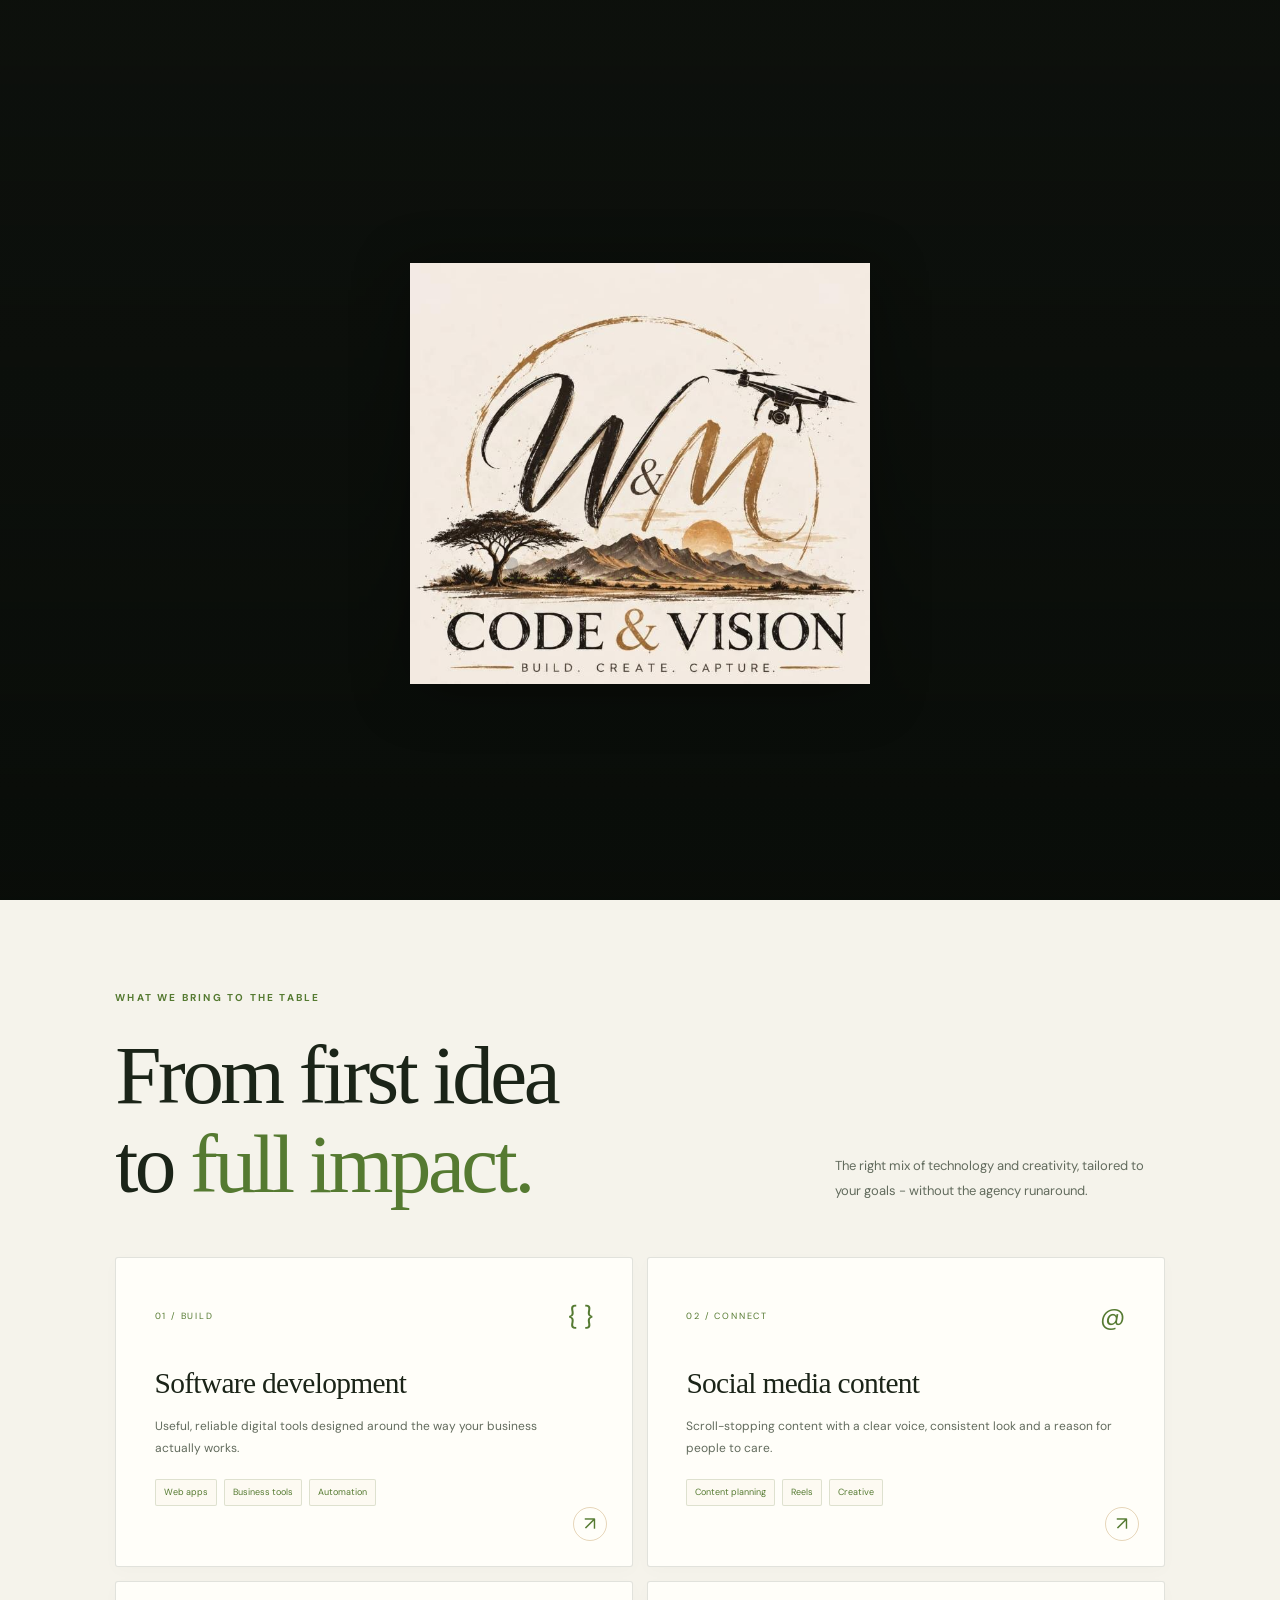
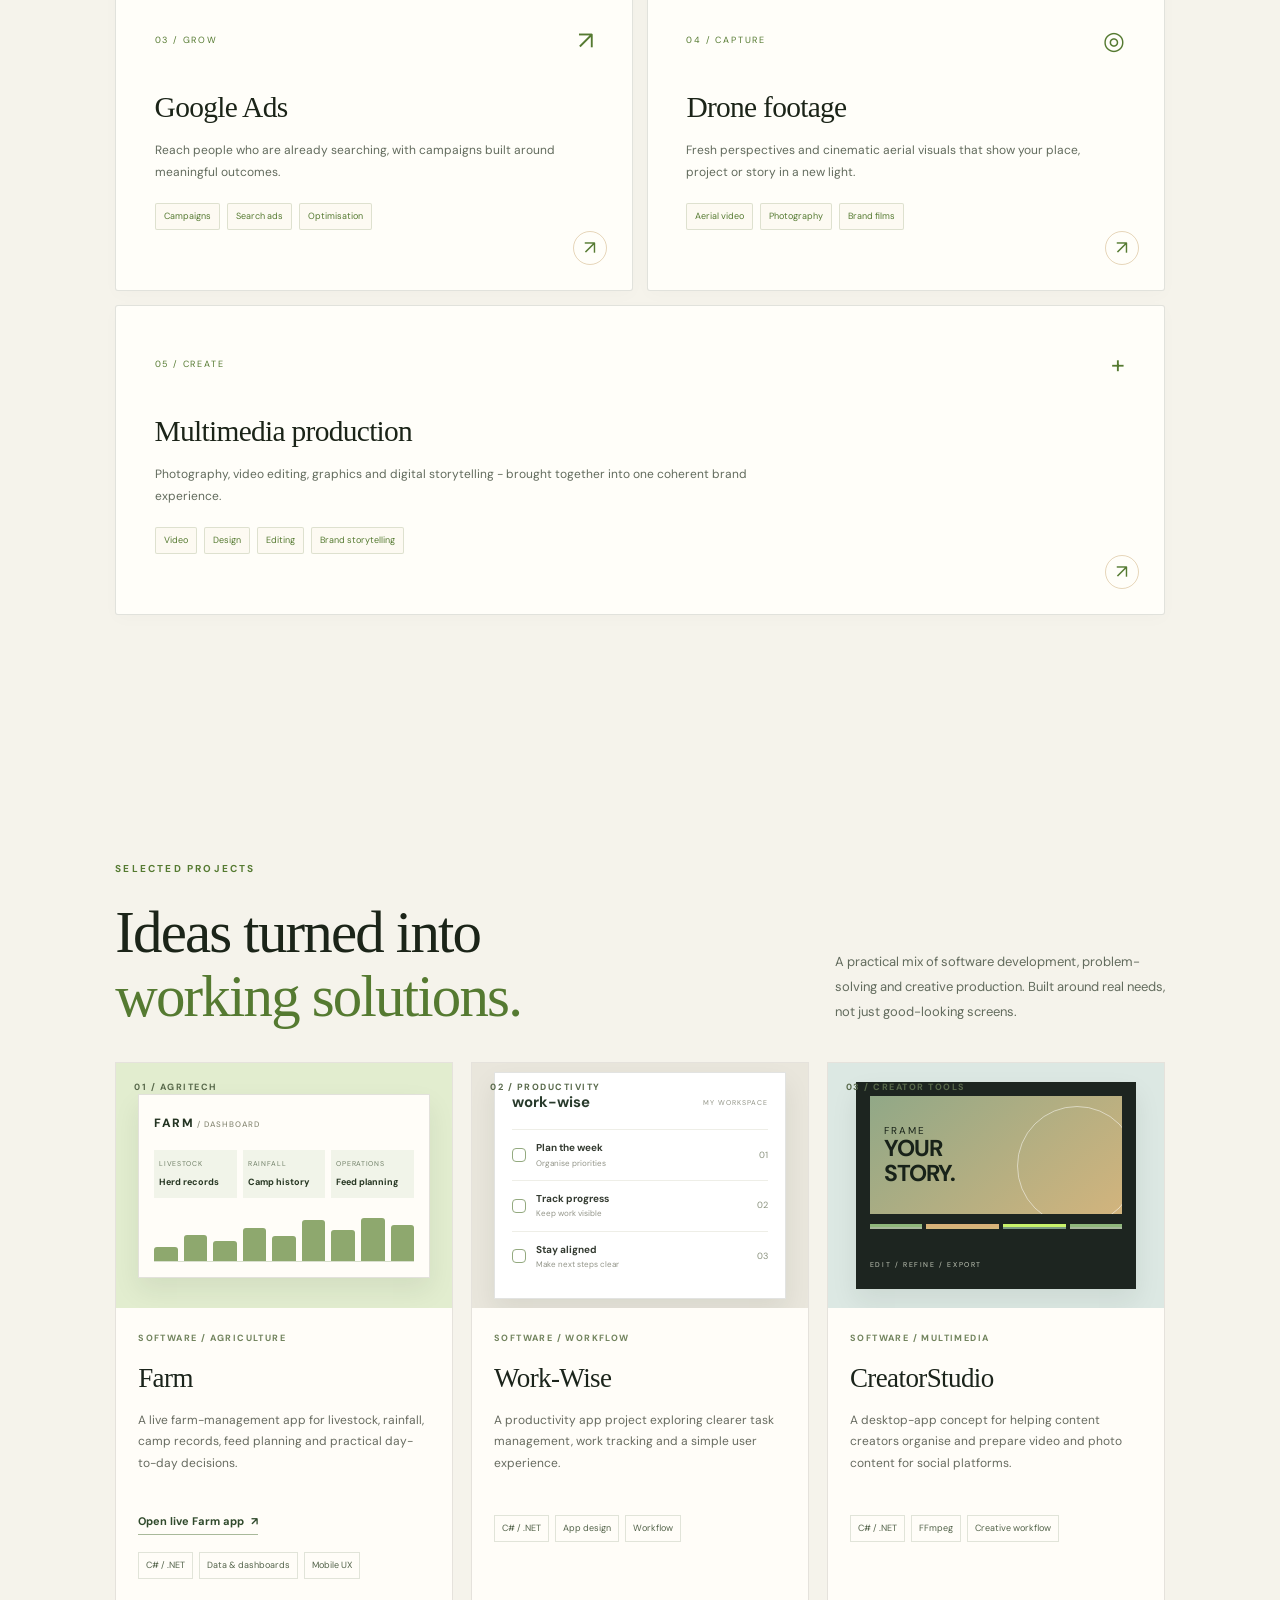
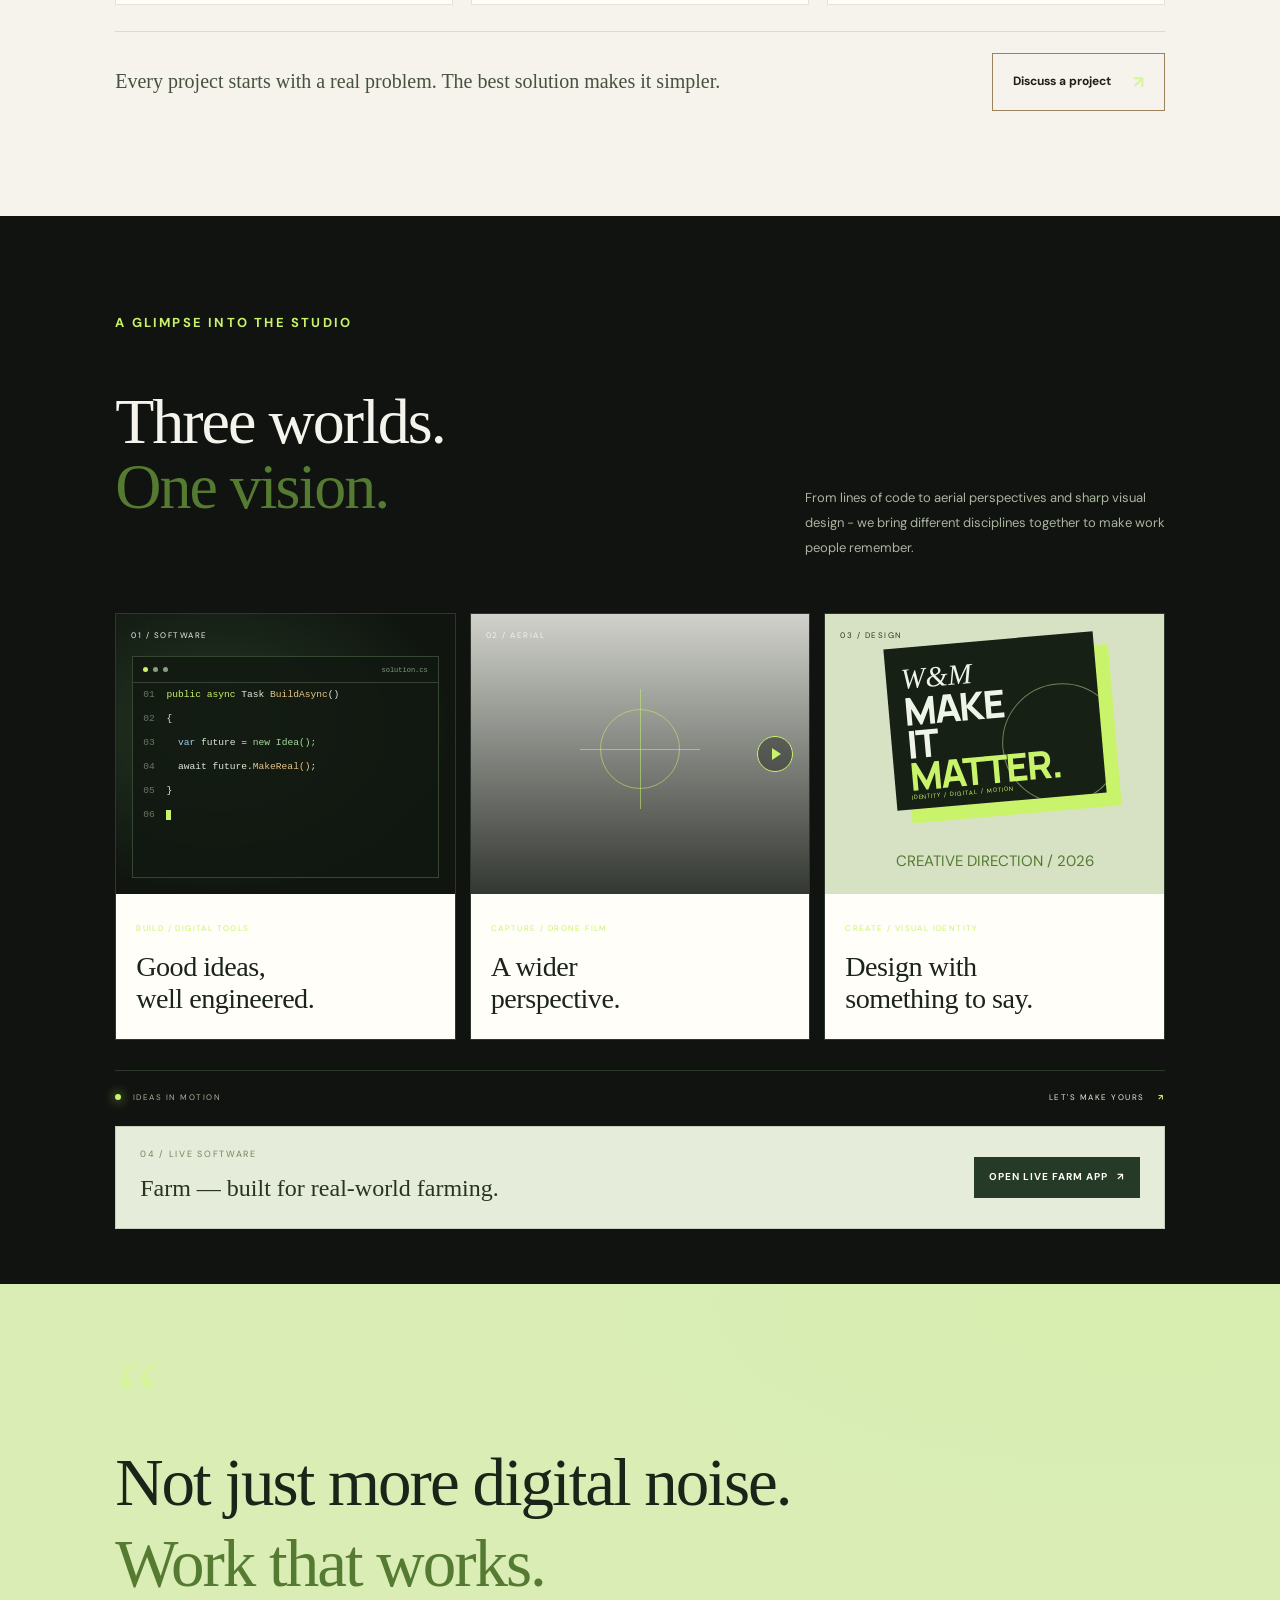
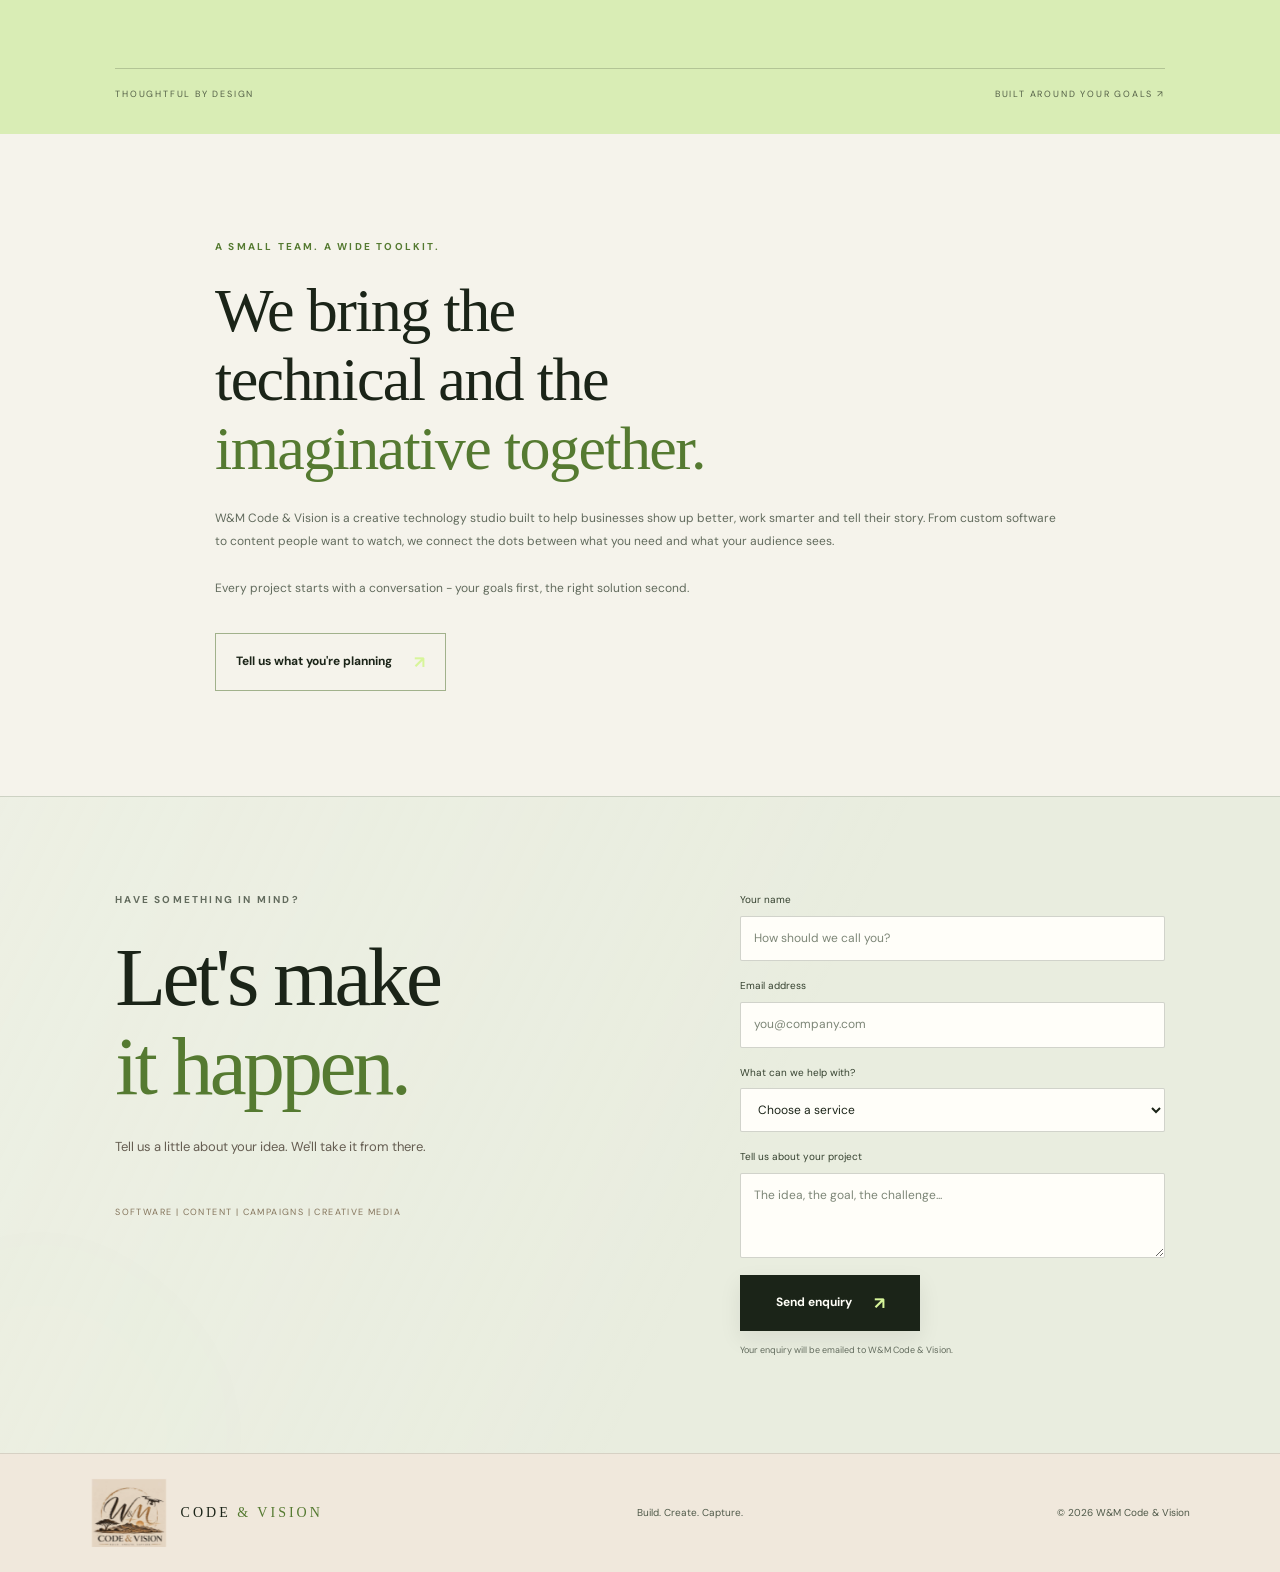
<file: index.html>
﻿<!doctype html>
<html lang="en">
<head>
  <meta charset="utf-8">
  <meta name="viewport" content="width=device-width, initial-scale=1">
  <meta name="theme-color" content="#111511">
  <meta name="description" content="W&M Code & Vision creates software, social content, Google Ads, drone footage and multimedia for ambitious businesses.">
  <meta property="og:type" content="website">
  <meta property="og:title" content="W&M Code & Vision | Build. Create. Capture.">
  <meta property="og:description" content="Custom software, social content, digital campaigns and cinematic drone production for ambitious businesses.">
  <meta property="og:url" content="https://wiekusviljoen.github.io/W-M-Code-Vision/">
  <meta property="og:image" content="https://wiekusviljoen.github.io/W-M-Code-Vision/logo-cropped.jpg">
  <meta name="twitter:card" content="summary_large_image">
  <title>W&amp;M Code &amp; Vision | Build. Create. Capture.</title>
  <link rel="preconnect" href="https://fonts.googleapis.com">
  <link rel="preconnect" href="https://fonts.gstatic.com" crossorigin>
  <link href="https://fonts.googleapis.com/css2?family=DM+Sans:wght@400;500;600;700&family=Manrope:wght@400;500;600;700;800&display=swap" rel="stylesheet">
  <link rel="stylesheet" href="styles.css?v=live-farm-20261022">
  <link rel="stylesheet" href="interactive.css?v=farm-showcase-0585587">
  <script src="script.js" defer></script>
</head>
<body>
  <div class="site-loader" id="site-loader" role="status" aria-live="polite" aria-label="Loading W and M Code and Vision">
    <video class="loader-video" autoplay muted loop playsinline preload="metadata" poster="WmCodeVision.Web/wwwroot/helmeringhausen-drone-poster.jpg" aria-hidden="true"><source src="WmCodeVision.Web/wwwroot/drone-web.mp4" type="video/mp4"></video>
    <div class="loader-shade" aria-hidden="true"></div>
    <div class="loader-content"><div class="loader-mark" aria-label="W and M Code and Vision"><img class="loader-company-logo" src="logo-cropped.jpg" alt="W&amp;M Code &amp; Vision" style="display:block;width:100%;height:100%;object-fit:contain;object-position:center;animation:loader-logo-appear 1s ease both"></div><p class="loader-status">A DIFFERENT POINT OF VIEW</p><svg class="loader-service-sketch" viewBox="0 0 360 58" aria-hidden="true"><path class="sketch-connector" d="M8 29 H352"/><g class="sketch-icon sketch-drone"><path d="M45 24 L55 19 L65 24 L65 34 L55 39 L45 34 Z M45 24 L31 15 M65 24 L79 15 M45 34 L31 43 M65 34 L79 43"/><circle cx="25" cy="12" r="8"/><circle cx="85" cy="12" r="8"/><circle cx="25" cy="46" r="8"/><circle cx="85" cy="46" r="8"/><path d="M17 12 H33 M25 4 V20 M77 12 H93 M85 4 V20 M17 46 H33 M25 38 V54 M77 46 H93 M85 38 V54"/><path d="M50 26 L55 23 L60 26 V32 L55 35 L50 32 Z"/></g><g class="sketch-icon sketch-computer"><rect x="162" y="10" width="36" height="29" rx="2"/><path d="M180 39 V47 M170 47 H190 M169 18 H191 M169 24 H184"/></g><g class="sketch-icon sketch-social"><path d="M282 12 H322 Q329 12 329 19 V36 Q329 43 322 43 H302 L292 51 V43 H282 Q275 43 275 36 V19 Q275 12 282 12 Z"/><path d="M289 27 Q289 21 295 21 Q300 21 302 26 Q304 21 310 21 Q316 21 316 27 Q316 34 302 39 Q289 34 289 27 Z"/></g></svg><div class="loader-progress" aria-hidden="true"><span></span></div></div>
  </div>
  <header class="site-header">
    <a class="brand" href="#home" aria-label="W&M Code and Vision home"><img class="brand-emblem" src="logo-cropped.jpg" alt="W&M Code and Vision logo"><span class="brand-name">CODE <b>&amp; VISION</b></span></a>
    <button class="menu-toggle" aria-label="Toggle navigation" aria-expanded="false"><span></span><span></span></button>
    <nav class="nav-links" aria-label="Main navigation"><a href="#services">Services</a><a href="#playground">Showreel</a><a href="#about">About</a><a class="nav-cta" href="#contact">Let's talk <span aria-hidden="true">&#8599;</span></a></nav>
  </header>
  <main>
    <section class="hero" id="home">
      <div class="hero-content">
        <p class="eyebrow"><span class="status-dot"></span> DIGITAL STUDIO | NAMIBIA &amp; BEYOND</p>
        <h1>Build with purpose.<br>Create with <span class="gradient-text">vision.</span></h1>
        <p class="hero-copy">From custom software to cinematic drone footage, we build, create and capture work that helps your business stand out.</p>
        <div class="hero-actions"><a class="button button-primary" href="#contact">Start a project <span aria-hidden="true">&#8599;</span></a><a class="text-link" href="#services">Explore what we do <span aria-hidden="true">&#8595;</span></a></div>
        <div class="hero-footnote"><span class="tiny-line"></span> BUILD. CREATE. CAPTURE.</div>
      </div>
      <div class="hero-art reel-hero" aria-label="A moving showcase of code, drone footage and design">
        <div class="reel-topline"><span><i class="live-pulse"></i> THE W&amp;M SHOWREEL</span><span>BUILD / CREATE / CAPTURE</span></div>
        <div class="reel-track">
          <article class="reel-frame reel-drone"><video class="reel-landscape-video" autoplay muted loop playsinline preload="none" poster="WmCodeVision.Web/wwwroot/helmeringhausen-drone-poster.jpg" aria-label="Smooth aerial footage of the Tiras Mountains near Helmeringhausen, Namibia"><source src="WmCodeVision.Web/wwwroot/drone-web.mp4" type="video/mp4"></video><div class="reel-frame-shade"></div><span class="frame-index">01 / HELMERINGHAUSEN</span><div class="frame-caption"><small>A DIFFERENT POINT OF VIEW</small><h3>Made to move.</h3></div><span class="frame-play" aria-hidden="true"></span></article>
          <article class="reel-frame reel-code"><div class="code-window"><div class="window-bar"><i></i><i></i><i></i><span>wm-studio / app.cs</span></div><div class="code-lines"><p><b>01</b> <em>public class</em> <strong>Vision</strong></p><p><b>02</b> {</p><p><b>03</b> &nbsp; <em>var</em> idea = <mark>BuildSomethingGreat</mark>();</p><p><b>04</b> &nbsp; <em>return</em> idea.<strong>BringToLife</strong>();</p><p><b>05</b> }</p><p class="code-cursor"><b>06</b> <span></span></p></div></div><span class="frame-index">02 / BUILD</span><div class="frame-caption"><small>IDEAS INTO REAL TOOLS</small><h3>Built with intent.</h3></div></article>
          <article class="reel-frame reel-design"><div class="design-art"><div class="design-orbit"></div><div class="design-card design-card-back"></div><div class="design-card design-card-front"><span>W&amp;M</span><i>DESIGN THAT<br>MEANS BUSINESS.</i><small>BRAND / DIGITAL / MOTION</small></div><span class="design-spark" aria-hidden="true">+</span></div><span class="frame-index">03 / CREATE</span><div class="frame-caption"><small>DESIGN WITH A POINT OF VIEW</small><h3>Made to be seen.</h3></div></article>
        </div>
        <div class="reel-bottomline"><span><b>01</b> / 03 - A CREATIVE TECHNOLOGY STUDIO</span><span class="reel-sound">MOTION ON</span></div>
      </div>
      <div class="hero-index">01 <span>/</span> 03</div>
    </section>
    <section class="trust-strip"><p>ONE CREATIVE PARTNER FOR YOUR NEXT BIG MOVE</p><div><span>SOFTWARE</span><i>*</i><span>CONTENT</span><i>*</i><span>CAMPAIGNS</span><i>*</i><span>PRODUCTION</span></div></section>
    <section class="section services-section" id="services">
      <div class="section-heading"><div><p class="eyebrow">WHAT WE BRING TO THE TABLE</p><h2>From first idea<br>to <span class="gradient-text">full impact.</span></h2></div><p class="section-intro">The right mix of technology and creativity, tailored to your goals - without the agency runaround.</p></div>
      <div class="service-grid">
        <article class="service-card"><div class="service-top"><span class="service-number">01 / BUILD</span><span class="service-icon" aria-hidden="true">{ }</span></div><h3>Software development</h3><p>Useful, reliable digital tools designed around the way your business actually works.</p><div class="service-tags"><span>Web apps</span><span>Business tools</span><span>Automation</span></div><a href="#contact" aria-label="Ask about software development">&#8599;</a></article>
        <article class="service-card"><div class="service-top"><span class="service-number">02 / CONNECT</span><span class="service-icon" aria-hidden="true">@</span></div><h3>Social media content</h3><p>Scroll-stopping content with a clear voice, consistent look and a reason for people to care.</p><div class="service-tags"><span>Content planning</span><span>Reels</span><span>Creative</span></div><a href="#contact" aria-label="Ask about social media content">&#8599;</a></article>
        <article class="service-card"><div class="service-top"><span class="service-number">03 / GROW</span><span class="service-icon" aria-hidden="true">&#8599;</span></div><h3>Google Ads</h3><p>Reach people who are already searching, with campaigns built around meaningful outcomes.</p><div class="service-tags"><span>Campaigns</span><span>Search ads</span><span>Optimisation</span></div><a href="#contact" aria-label="Ask about Google Ads">&#8599;</a></article>
        <article class="service-card"><div class="service-top"><span class="service-number">04 / CAPTURE</span><span class="service-icon" aria-hidden="true">&#9678;</span></div><h3>Drone footage</h3><p>Fresh perspectives and cinematic aerial visuals that show your place, project or story in a new light.</p><div class="service-tags"><span>Aerial video</span><span>Photography</span><span>Brand films</span></div><a href="#contact" aria-label="Ask about drone footage">&#8599;</a></article>
        <article class="service-card service-card-wide"><div class="service-top"><span class="service-number">05 / CREATE</span><span class="service-icon" aria-hidden="true">+</span></div><h3>Multimedia production</h3><p>Photography, video editing, graphics and digital storytelling - brought together into one coherent brand experience.</p><div class="service-tags"><span>Video</span><span>Design</span><span>Editing</span><span>Brand storytelling</span></div><a href="#contact" aria-label="Ask about multimedia production">&#8599;</a></article>
      </div>
    </section>
    <section class="selected-work section" id="work"><div class="work-heading"><div><p class="eyebrow">SELECTED PROJECTS</p><h2>Ideas turned into<br><span class="gradient-text">working solutions.</span></h2></div><p class="section-intro">A practical mix of software development, problem-solving and creative production. Built around real needs, not just good-looking screens.</p></div><div class="work-grid"><article class="work-card work-farm"><div class="work-art"><span class="work-index">01 / AGRITECH</span><div class="farm-ui"><span class="farm-ui-brand">FARM<span> / DASHBOARD</span></span><div class="farm-ui-stats"><div><small>LIVESTOCK</small><b>Herd records</b></div><div><small>RAINFALL</small><b>Camp history</b></div><div><small>OPERATIONS</small><b>Feed planning</b></div></div><div class="farm-ui-chart"><i></i><i></i><i></i><i></i><i></i><i></i><i></i><i></i><i></i></div></div></div><div class="work-copy"><p class="work-kicker">SOFTWARE / AGRICULTURE</p><h3>Farm</h3><p>A live farm-management app for livestock, rainfall, camp records, feed planning and practical day-to-day decisions.</p><a class="work-live-link" href="https://farmapp.runasp.net/" target="_blank" rel="noopener noreferrer">Open live Farm app <span aria-hidden="true">&#8599;</span></a><div class="work-tags"><span>C# / .NET</span><span>Data &amp; dashboards</span><span>Mobile UX</span></div></div></article><article class="work-card work-wise"><div class="work-art"><span class="work-index">02 / PRODUCTIVITY</span><div class="wise-ui"><div class="wise-ui-top"><b>work-wise</b><span>MY WORKSPACE</span></div><div class="wise-task"><i></i><span><b>Plan the week</b><small>Organise priorities</small></span><em>01</em></div><div class="wise-task"><i></i><span><b>Track progress</b><small>Keep work visible</small></span><em>02</em></div><div class="wise-task"><i></i><span><b>Stay aligned</b><small>Make next steps clear</small></span><em>03</em></div></div></div><div class="work-copy"><p class="work-kicker">SOFTWARE / WORKFLOW</p><h3>Work-Wise</h3><p>A productivity app project exploring clearer task management, work tracking and a simple user experience.</p><div class="work-tags"><span>C# / .NET</span><span>App design</span><span>Workflow</span></div></div></article><article class="work-card work-creator"><div class="work-art"><span class="work-index">03 / CREATOR TOOLS</span><div class="creator-ui"><div class="creator-preview"><span>FRAME<br><b>YOUR<br>STORY.</b></span><i></i></div><div class="creator-timeline"><span></span><span></span><span></span><span></span></div><small>EDIT / REFINE / EXPORT</small></div></div><div class="work-copy"><p class="work-kicker">SOFTWARE / MULTIMEDIA</p><h3>CreatorStudio</h3><p>A desktop-app concept for helping content creators organise and prepare video and photo content for social platforms.</p><div class="work-tags"><span>C# / .NET</span><span>FFmpeg</span><span>Creative workflow</span></div></div></article></div><div class="work-bottom"><p>Every project starts with a real problem. The best solution makes it simpler.</p><a class="button button-outline" href="#contact">Discuss a project <span aria-hidden="true">&#8599;</span></a></div></section>
    <section class="interactive-studio reel-section" id="playground">
      <div class="studio-heading">
        <div><p class="eyebrow">A GLIMPSE INTO THE STUDIO</p><h2>Three worlds.<br><span class="gradient-text">One vision.</span></h2></div>
        <p>From lines of code to aerial perspectives and sharp visual design - we bring different disciplines together to make work people remember.</p>
      </div>
      <div class="showreel-grid">
        <article class="showreel-tile tile-code"><div class="tile-visual tile-code-visual"><span class="tile-chip">01 / SOFTWARE</span><div class="editor-window"><div class="editor-top"><span></span><span></span><span></span><small>solution.cs</small></div><div class="editor-code"><p><i>01</i> <em>public async</em> Task <b>BuildAsync</b>()</p><p><i>02</i> {</p><p><i>03</i> &nbsp; <strong>var</strong> future = <mark>new Idea();</mark></p><p><i>04</i> &nbsp; await future.<b>MakeReal()</b>;</p><p><i>05</i> }</p><p><i>06</i> <span class="typing-cursor"></span></p></div></div></div><div class="tile-copy"><span>BUILD / DIGITAL TOOLS</span><h3>Good ideas,<br>well engineered.</h3></div></article>
        <article class="showreel-tile tile-drone"><div class="tile-visual tile-drone-visual"><span class="tile-chip">02 / AERIAL</span><span class="drone-reticle"></span><span class="tile-play" aria-hidden="true"></span></div><div class="tile-copy"><span>CAPTURE / DRONE FILM</span><h3>A wider<br>perspective.</h3></div></article>
        <article class="showreel-tile tile-design"><div class="tile-visual tile-design-visual"><span class="tile-chip">03 / DESIGN</span><div class="design-poster"><span>W&amp;M</span><b>MAKE<br>IT<br><i>MATTER.</i></b><small>IDENTITY / DIGITAL / MOTION</small><div class="poster-orbit"></div></div><span class="design-index">CREATIVE DIRECTION / 2026</span></div><div class="tile-copy"><span>CREATE / VISUAL IDENTITY</span><h3>Design with<br>something to say.</h3></div></article>
      </div>
      <div class="reel-footer"><span><i class="live-pulse"></i> IDEAS IN MOTION</span><a href="#contact">LET'S MAKE YOURS <b>&#8599;</b></a></div>
      <div class="farm-showcase-link"><span><small>04 / LIVE SOFTWARE</small><strong>Farm — built for real-world farming.</strong></span><a href="https://farmapp.runasp.net/" target="_blank" rel="noopener noreferrer">OPEN LIVE FARM APP <b aria-hidden="true">&#8599;</b></a></div>
    </section><section class="statement-section"><div class="statement-mark">&ldquo;</div><p>Not just more digital noise.<br><span>Work that works.</span></p><div class="statement-bottom"><span>THOUGHTFUL BY DESIGN</span><span>BUILT AROUND YOUR GOALS &#8599;</span></div></section>
    <section class="section about-section" id="about"><div class="about-copy"><p class="eyebrow">A SMALL TEAM. A WIDE TOOLKIT.</p><h2>We bring the<br>technical and the<br><span class="gradient-text">imaginative together.</span></h2><p>W&amp;M Code &amp; Vision is a creative technology studio built to help businesses show up better, work smarter and tell their story. From custom software to content people want to watch, we connect the dots between what you need and what your audience sees.</p><p>Every project starts with a conversation - your goals first, the right solution second.</p><a class="button button-outline" href="#contact">Tell us what you're planning <span aria-hidden="true">&#8599;</span></a></div></section>
    <section class="contact-section" id="contact"><div class="contact-orb"></div><div class="contact-copy"><p class="eyebrow">HAVE SOMETHING IN MIND?</p><h2>Let's make<br><span class="gradient-text">it happen.</span></h2><p>Tell us a little about your idea. We'll take it from there.</p><div class="contact-small">SOFTWARE | CONTENT | CAMPAIGNS | CREATIVE MEDIA</div></div><form class="contact-form" id="contact-form" action="https://formsubmit.co/info.wmcodevision@gmail.com" method="POST"><input type="hidden" name="_subject" value="New W&M Code & Vision website enquiry"><input type="hidden" name="_template" value="table"><label for="name">Your name</label><input id="name" name="name" autocomplete="name" placeholder="How should we call you?" required><label for="email">Email address</label><input id="email" name="email" type="email" autocomplete="email" placeholder="you@company.com" required><label for="service">What can we help with?</label><select id="service" name="service" required><option value="" disabled selected>Choose a service</option><option>Software development</option><option>Social media content</option><option>Google Ads</option><option>Drone footage</option><option>Multimedia production</option><option>A combination of services</option><option>Employment / collaboration</option><option>Not sure yet</option></select><label for="message">Tell us about your project</label><textarea id="message" name="message" rows="3" placeholder="The idea, the goal, the challenge..."></textarea><button class="button button-primary form-submit" type="submit">Send enquiry <span aria-hidden="true">&#8599;</span></button><p class="form-note" id="form-note">Your enquiry will be emailed to W&amp;M Code &amp; Vision.</p></form></section>
  </main>
  <footer class="site-footer"><a class="brand" href="#home"><img class="brand-emblem" src="logo-cropped.jpg" alt="W&M logo"><span class="brand-name">CODE <b>&amp; VISION</b></span></a><p>Build. Create. Capture.</p><span>&copy; <span id="year"></span> W&amp;M Code &amp; Vision</span></footer>
</body>
</html>
</file>
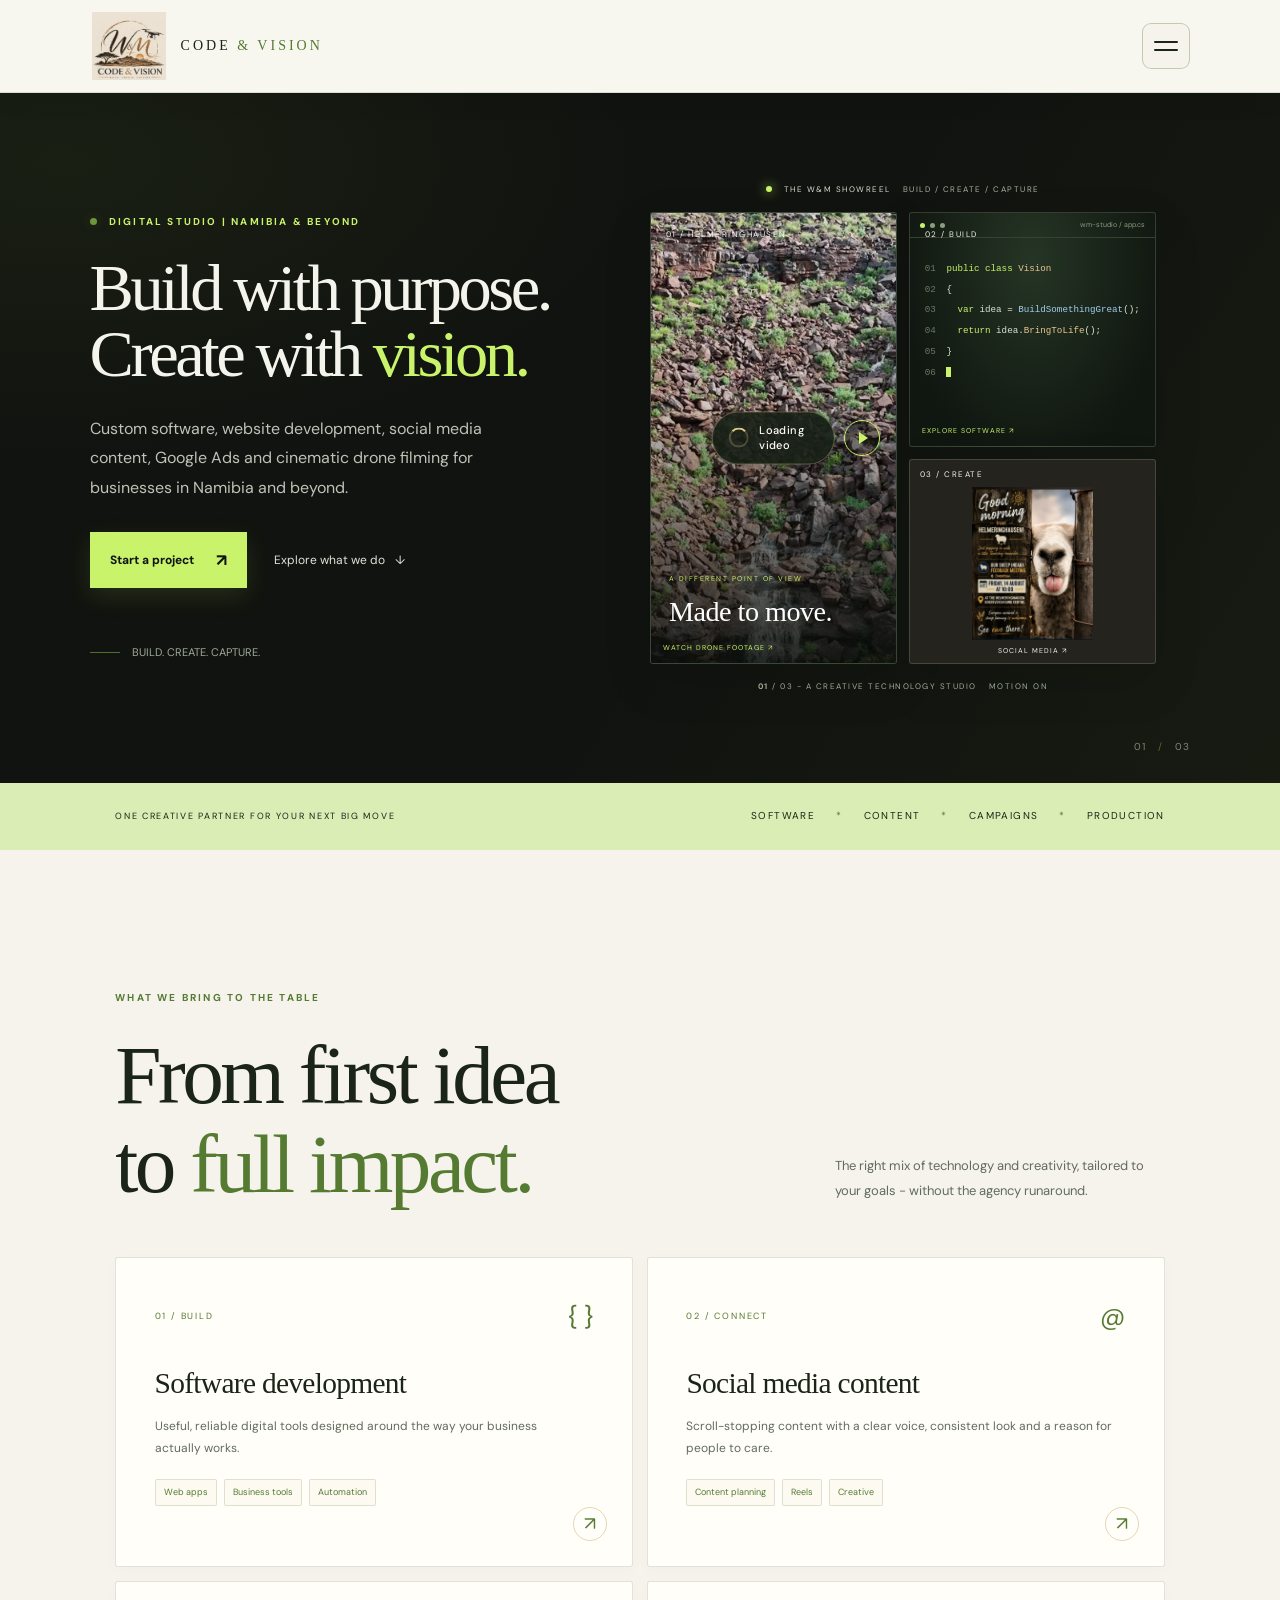
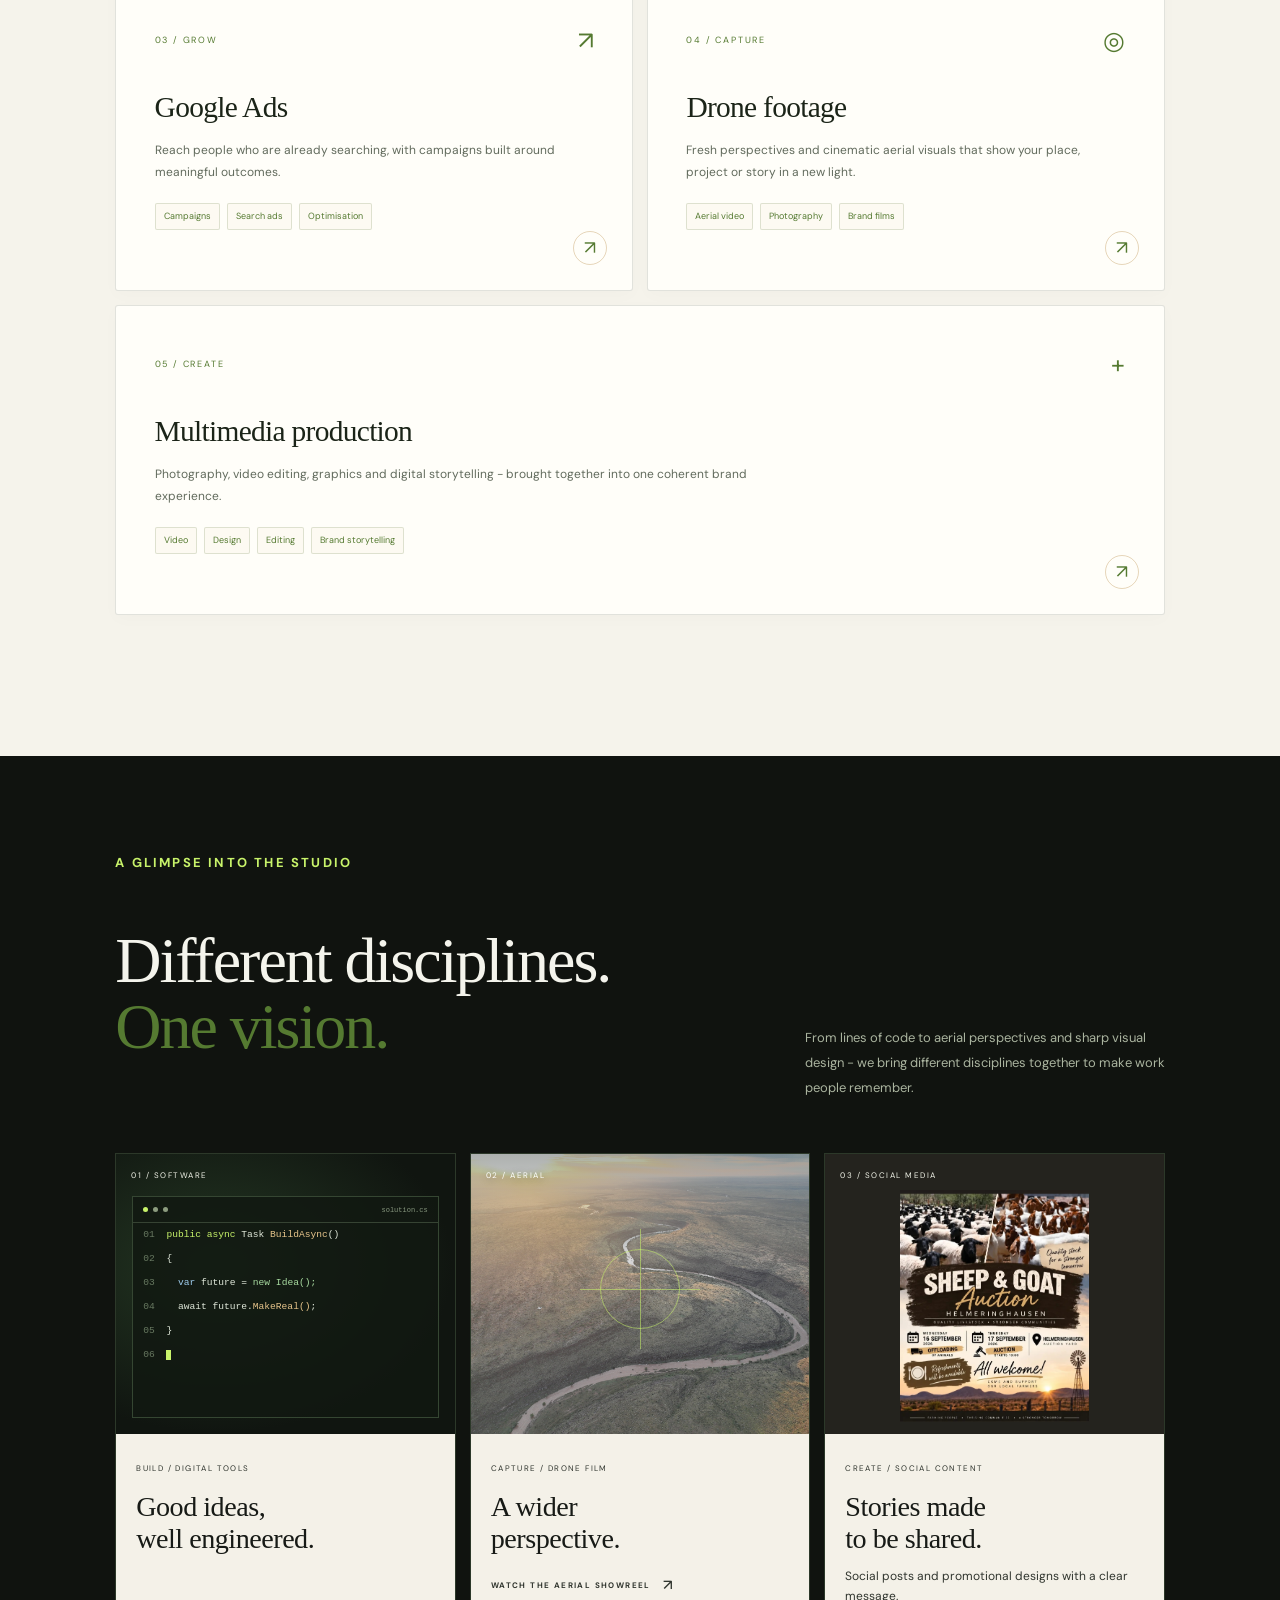
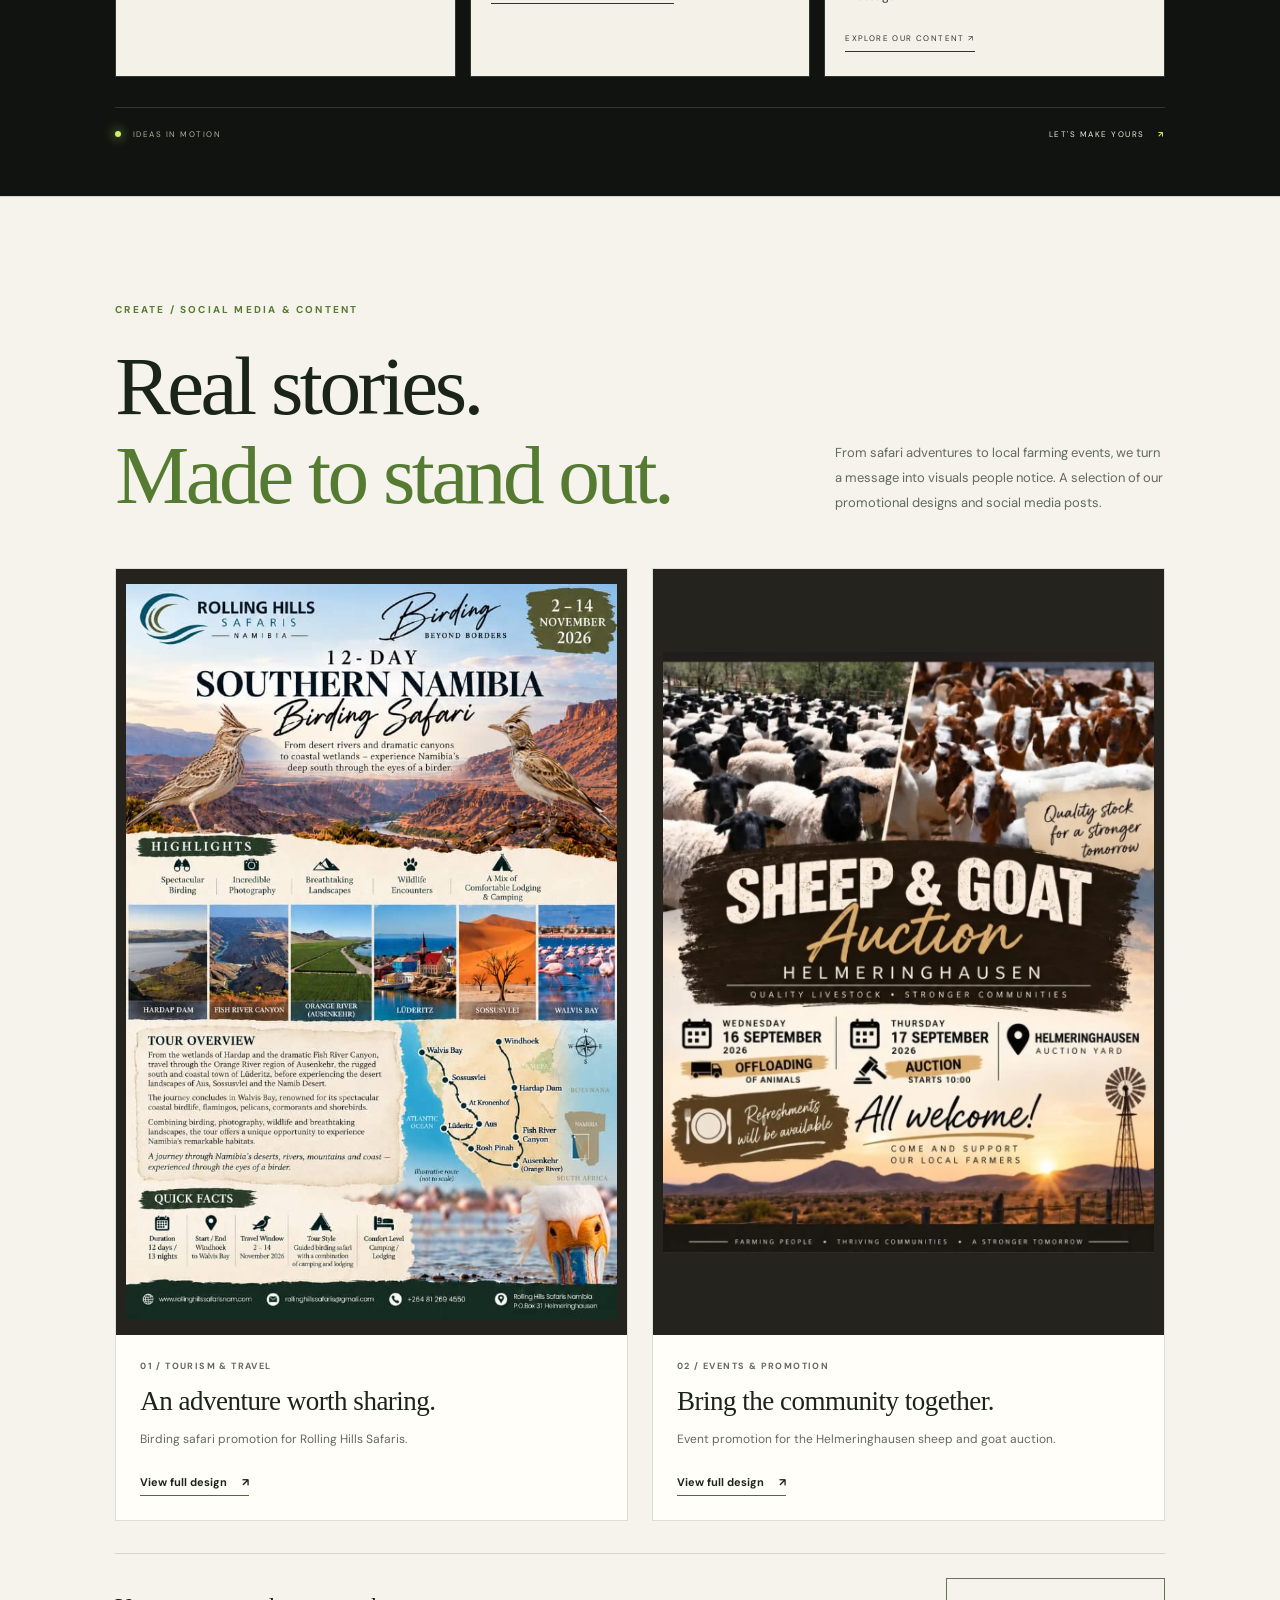
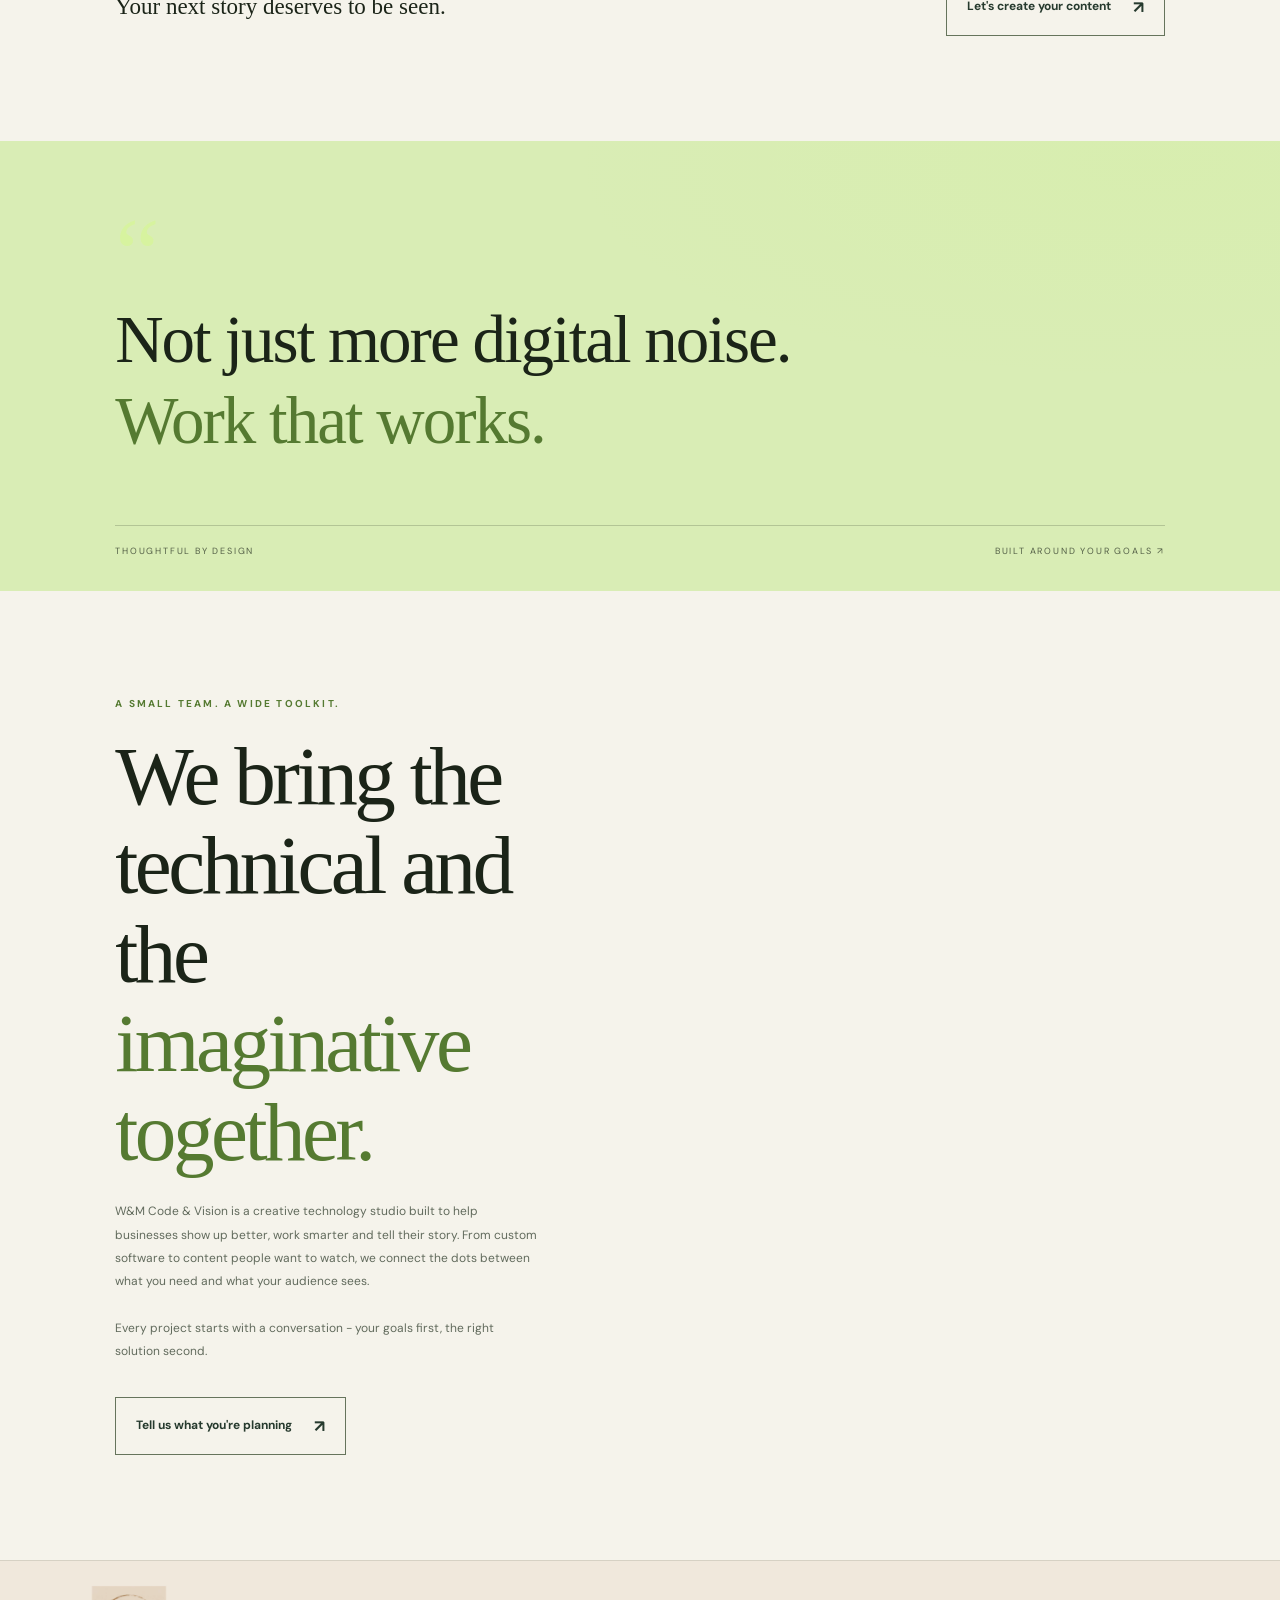
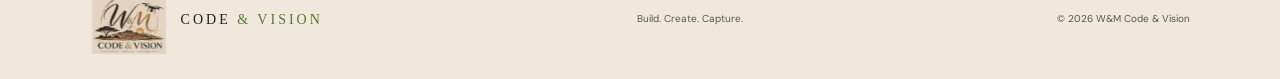
<file: WmCodeVision.Web/wwwroot/index.html>
<!doctype html>
<html lang="en">
<head>
  <meta name="google-site-verification" content="0QTJ65avs5Fq5DnNtSIYCrz35Ndg-ZoudbMgMRnyydU" />
  <meta charset="utf-8">
  <meta name="viewport" content="width=device-width, initial-scale=1">
  <meta name="theme-color" content="#111511">
  <meta name="description" content="Custom software, website development, social media content, Google Ads and drone filming for businesses in Namibia. Explore W&amp;M Code &amp; Vision and get in touch.">
  <title>Software, Websites &amp; Drone Services Namibia | W&amp;M Code &amp; Vision</title>
  <link rel="preconnect" href="https://fonts.googleapis.com">
  <link rel="preconnect" href="https://fonts.gstatic.com" cross-origin>
  <link href="https://fonts.googleapis.com/css2?family=DM+Sans:wght@400;500;600;700&family=Manrope:wght@400;500;600;700;800&display=swap" rel="stylesheet">
  <link rel="stylesheet" href="styles.css?v=real-logo">
  <link rel="stylesheet" href="interactive.css?v=about-clean">
  <link rel="stylesheet" href="content-showcase.css?v=1">
  <script src="script.js?v=lightweight-reel" defer></script>

  <link rel="icon" type="image/png" sizes="32x32" href="icons/favicon-32.png">
  <link rel="icon" type="image/png" sizes="16x16" href="icons/favicon-16.png">
  <link rel="apple-touch-icon" sizes="180x180" href="icons/apple-touch-icon.png">
  <link rel="manifest" href="manifest.webmanifest">
  <meta name="application-name" content="W&amp;M Code &amp; Vision">
  <meta name="apple-mobile-web-app-capable" content="yes">
  <meta name="apple-mobile-web-app-title" content="W&amp;M Vision">
  <meta name="apple-mobile-web-app-status-bar-style" content="black-translucent">
  <script src="pwa.js" defer></script>
  <link rel="canonical" href="https://wmcodevision.runasp.net/">
  <meta property="og:type" content="website">
  <meta property="og:site_name" content="W&amp;M Code &amp; Vision">
  <meta property="og:title" content="Software, Websites &amp; Drone Services Namibia | W&amp;M Code &amp; Vision">
  <meta property="og:description" content="Custom software, website development, social media content, Google Ads and drone filming for businesses in Namibia. Explore W&amp;M Code &amp; Vision and get in touch.">
  <meta property="og:url" content="https://wmcodevision.runasp.net/">
  <meta property="og:image" content="https://wmcodevision.runasp.net/logo-cropped.jpg">
  <meta property="og:image:alt" content="W&amp;M Code &amp; Vision company logo">
  <meta name="twitter:card" content="summary">
  <script type="application/ld+json">{"@context":"https://schema.org","@graph":[{"@type":"Organization","@id":"https://wmcodevision.runasp.net/#organization","name":"W&M Code & Vision","url":"https://wmcodevision.runasp.net/","logo":"https://wmcodevision.runasp.net/logo-cropped.jpg"},{"@type":"WebPage","@id":"https://wmcodevision.runasp.net/#page","url":"https://wmcodevision.runasp.net/","name":"Software, Websites & Drone Services Namibia | W&M Code & Vision","description":"Custom software, website development, social media content, Google Ads and drone filming for businesses in Namibia. Explore W&M Code & Vision and get in touch.","inLanguage":"en","isPartOf":{"@id":"https://wmcodevision.runasp.net/#website"},"about":{"@id":"https://wmcodevision.runasp.net/#organization"}},{"@type":"WebSite","@id":"https://wmcodevision.runasp.net/#website","url":"https://wmcodevision.runasp.net/","name":"W&M Code & Vision","publisher":{"@id":"https://wmcodevision.runasp.net/#organization"}}]}</script>
<meta name="google-site-verification" content="0QTJ65avs5Fq5DnNtSIYCrz35Ndg-ZoudbMgMRnyydU" />

</head>
<body>
  <header class="site-header">
    <a class="brand" href="#home" aria-label="W&M Code and Vision home"><img class="brand-emblem" src="logo-cropped.jpg" alt="W&M Code and Vision logo"><span class="brand-name">CODE <b>&amp; VISION</b></span></a>
    <button class="menu-toggle" type="button" aria-label="Open navigation menu" aria-controls="primary-navigation" aria-expanded="false"><span></span><span></span></button>
    <nav id="primary-navigation" class="nav-links" aria-label="Main navigation"><a href="index.html" aria-current="page">Home</a><a href="software.html">Software</a><a href="social-media.html">Social Media</a><a href="drone-footage.html">Drone Footage</a><a href="#services">Services</a><a href="#playground">Showreel</a><a href="#about">About</a><a class="nav-cta" href="contact.html">Let's talk <span aria-hidden="true">&#8599;</span></a></nav>
  </header>
  <main>
    <section class="hero" id="home">
      <div class="hero-content">
        <p class="eyebrow"><span class="status-dot"></span> DIGITAL STUDIO | NAMIBIA &amp; BEYOND</p>
        <h1>Build with purpose.<br>Create with <span class="gradient-text">vision.</span></h1>
        <p class="hero-copy">Custom software, website development, social media content, Google Ads and cinematic drone filming for businesses in Namibia and beyond.</p>
        <div class="hero-actions"><a class="button button-primary" href="contact.html">Start a project <span aria-hidden="true">&#8599;</span></a><a class="text-link" href="#services">Explore what we do <span aria-hidden="true">&#8595;</span></a></div>
        <div class="hero-footnote"><span class="tiny-line"></span> BUILD. CREATE. CAPTURE.</div>
      </div>
      <div class="hero-art reel-hero" aria-label="A moving showcase of code, drone footage and design">
        <div class="reel-topline"><span><i class="live-pulse"></i> THE W&amp;M SHOWREEL</span><span>BUILD / CREATE / CAPTURE</span></div>
        <div class="reel-track">
          <a class="reel-frame reel-drone reel-project-link" href="drone-footage.html" aria-label="Explore our drone footage"><video class="reel-landscape-video" id="homepage-drone-reel" autoplay muted loop playsinline preload="metadata" poster="helmeringhausen-drone-poster.jpg" aria-label="Looping aerial video preview of Helmeringhausen"><source src="drone-web.mp4" type="video/mp4"></video><div class="reel-frame-shade"></div><span class="frame-index">01 / HELMERINGHAUSEN</span><div class="frame-caption"><small>A DIFFERENT POINT OF VIEW</small><h3>Made to move.</h3></div><span class="frame-play" aria-hidden="true"></span><span class="reel-project-cta">WATCH DRONE FOOTAGE &#8599;</span></a>
          <a class="reel-frame reel-code reel-project-link" href="software.html" aria-label="Explore our software and website projects"><div class="code-window"><div class="window-bar"><i></i><i></i><i></i><span>wm-studio / app.cs</span></div><div class="code-lines"><p><b>01</b> <em>public class</em> <strong>Vision</strong></p><p><b>02</b> {</p><p><b>03</b> &nbsp; <em>var</em> idea = <mark>BuildSomethingGreat</mark>();</p><p><b>04</b> &nbsp; <em>return</em> idea.<strong>BringToLife</strong>();</p><p><b>05</b> }</p><p class="code-cursor"><b>06</b> <span></span></p></div></div><span class="frame-index">02 / BUILD</span><div class="frame-caption"><small></small><h3></h3></div><span class="reel-project-cta">EXPLORE SOFTWARE &#8599;</span></a>
          <article class="reel-frame reel-design reel-content-design"><span class="frame-index">03 / CREATE</span><a class="design-art" href="social-media.html" aria-label="Explore our social media designs"><img src="IMG-20261023-WA0005.jpg" width="1014" height="1280" alt="Sheep Indaba social media reminder featuring a playful sheep peeking through a fence."></a><span class="design-view-label" aria-hidden="true">SOCIAL MEDIA &#8599;</span></article>
        </div>
        <div class="reel-bottomline"><span><b>01</b> / 03 - A CREATIVE TECHNOLOGY STUDIO</span><span class="reel-sound">MOTION ON</span></div>
      </div>
      <div class="hero-index">01 <span>/</span> 03</div>
    </section>
    <section class="trust-strip"><p>ONE CREATIVE PARTNER FOR YOUR NEXT BIG MOVE</p><div><span>SOFTWARE</span><i>*</i><span>CONTENT</span><i>*</i><span>CAMPAIGNS</span><i>*</i><span>PRODUCTION</span></div></section>
    <section class="section services-section" id="services">
      <div class="section-heading"><div><p class="eyebrow">WHAT WE BRING TO THE TABLE</p><h2>From first idea<br>to <span class="gradient-text">full impact.</span></h2></div><p class="section-intro">The right mix of technology and creativity, tailored to your goals - without the agency runaround.</p></div>
      <div class="service-grid">
        <article class="service-card"><div class="service-top"><span class="service-number">01 / BUILD</span><span class="service-icon" aria-hidden="true">{ }</span></div><h3>Software development</h3><p>Useful, reliable digital tools designed around the way your business actually works.</p><div class="service-tags"><span>Web apps</span><span>Business tools</span><span>Automation</span></div><a href="contact.html" aria-label="Ask about software development">&#8599;</a></article>
        <article class="service-card"><div class="service-top"><span class="service-number">02 / CONNECT</span><span class="service-icon" aria-hidden="true">@</span></div><h3>Social media content</h3><p>Scroll-stopping content with a clear voice, consistent look and a reason for people to care.</p><div class="service-tags"><span>Content planning</span><span>Reels</span><span>Creative</span></div><a href="#content" aria-label="View our social media content">&#8599;</a></article>
        <article class="service-card"><div class="service-top"><span class="service-number">03 / GROW</span><span class="service-icon" aria-hidden="true">&#8599;</span></div><h3>Google Ads</h3><p>Reach people who are already searching, with campaigns built around meaningful outcomes.</p><div class="service-tags"><span>Campaigns</span><span>Search ads</span><span>Optimisation</span></div><a href="contact.html" aria-label="Ask about Google Ads">&#8599;</a></article>
        <article class="service-card"><div class="service-top"><span class="service-number">04 / CAPTURE</span><span class="service-icon" aria-hidden="true">&#9678;</span></div><h3>Drone footage</h3><p>Fresh perspectives and cinematic aerial visuals that show your place, project or story in a new light.</p><div class="service-tags"><span>Aerial video</span><span>Photography</span><span>Brand films</span></div><a href="contact.html" aria-label="Ask about drone footage">&#8599;</a></article>
        <article class="service-card service-card-wide"><div class="service-top"><span class="service-number">05 / CREATE</span><span class="service-icon" aria-hidden="true">+</span></div><h3>Multimedia production</h3><p>Photography, video editing, graphics and digital storytelling - brought together into one coherent brand experience.</p><div class="service-tags"><span>Video</span><span>Design</span><span>Editing</span><span>Brand storytelling</span></div><a href="contact.html" aria-label="Ask about multimedia production">&#8599;</a></article>
      </div>
    </section>
    <section class="interactive-studio reel-section" id="playground">
        <div class="studio-heading">
            <div><p class="eyebrow">A GLIMPSE INTO THE STUDIO</p><h2>Different disciplines.<br><span class="gradient-text">One vision.</span></h2></div>
            <p>From lines of code to aerial perspectives and sharp visual design - we bring different disciplines together to make work people remember.</p>
        </div>
        <div class="showreel-grid">
            <article class="showreel-tile tile-code"><a class="studio-card-link" href="software.html" aria-label="Explore software projects"><div class="tile-visual tile-code-visual"><span class="tile-chip">01 / SOFTWARE</span><div class="editor-window"><div class="editor-top"><span></span><span></span><span></span><small>solution.cs</small></div><div class="editor-code"><p><i>01</i> <em>public async</em> Task <b>BuildAsync</b>()</p><p><i>02</i> {</p><p><i>03</i> &nbsp; <strong>var</strong> future = <mark>new Idea();</mark></p><p><i>04</i> &nbsp; await future.<b>MakeReal()</b>;</p><p><i>05</i> }</p><p><i>06</i> <span class="typing-cursor"></span></p></div></div></div><div class="tile-copy"><span>BUILD / DIGITAL TOOLS</span><h3>Good ideas,<br>well engineered.</h3></div></a></article>
            <article class="showreel-tile tile-drone"><a class="studio-card-link" href="drone-footage.html" aria-label="Explore drone footage"><div class="tile-visual tile-drone-visual aerial-photo-visual"><span class="tile-chip">02 / AERIAL</span><img class="aerial-project-photo" src="DJI_0406.JPG" alt="Aerial drone photograph captured for W&M Code & Vision" loading="lazy"><span class="drone-reticle" aria-hidden="true"></span></div><div class="tile-copy aerial-tile-copy"><span>CAPTURE / DRONE FILM</span><h3>A wider<br>perspective.</h3><span class="aerial-gallery-link">WATCH THE AERIAL SHOWREEL <b aria-hidden="true">&#8599;</b></span></div></a></article>

                    <article class="showreel-tile tile-social"><a class="social-showcase-link" href="social-media.html"><div class="tile-visual social-tile-visual"><span class="tile-chip">03 / SOCIAL MEDIA</span><img src="IMG-20261023-WA0006.jpg" width="1045" height="1280" alt="Sheep and goat auction promotional design for Helmeringhausen" loading="lazy"></div><div class="tile-copy"><span>CREATE / SOCIAL CONTENT</span><h3>Stories made<br>to be shared.</h3><p>Social posts and promotional designs with a clear message.</p><span class="social-tile-cta">EXPLORE OUR CONTENT &#8599;</span></div></a></article>
        </div>
        <div class="reel-footer"><span><i class="live-pulse"></i> IDEAS IN MOTION</span><a href="contact.html">LET'S MAKE YOURS <b>&#8599;</b></a></div>
    </section>
    <section class="section content-showcase" id="content" aria-labelledby="content-title">
      <div class="section-heading">
        <div><p class="eyebrow">CREATE / SOCIAL MEDIA &amp; CONTENT</p><h2 id="content-title">Real stories.<br><span class="gradient-text">Made to stand out.</span></h2></div>
        <p class="section-intro">From safari adventures to local farming events, we turn a message into visuals people notice. A selection of our promotional designs and social media posts.</p>
      </div>
      <div class="content-grid">
        <figure class="content-card">
          <a class="content-artwork" href="IMG-20261023-WA0008.jpg" target="_blank" rel="noopener" aria-label="View Southern Namibia birding safari design full size (opens in a new tab)"><img src="IMG-20261023-WA0008.jpg" width="720" height="1080" alt="Rolling Hills Safaris promotional design for a Southern Namibia birding safari, featuring birds, desert landscapes and a tour route." loading="lazy" decoding="async"></a>
          <figcaption><p class="content-kicker">01 / TOURISM &amp; TRAVEL</p><h3>An adventure worth sharing.</h3><p>Birding safari promotion for Rolling Hills Safaris.</p><a class="content-view" href="IMG-20261023-WA0008.jpg" target="_blank" rel="noopener">View full design <span aria-hidden="true">&#8599;</span><span class="content-sr-only"> (opens in a new tab)</span></a></figcaption>
        </figure>
        <figure class="content-card">
          <a class="content-artwork" href="IMG-20261023-WA0006.jpg" target="_blank" rel="noopener" aria-label="View sheep and goat auction design full size (opens in a new tab)"><img src="IMG-20261023-WA0006.jpg" width="1045" height="1280" alt="Helmeringhausen sheep and goat auction poster with livestock photography, event details and a Namibian sunset." loading="lazy" decoding="async"></a>
          <figcaption><p class="content-kicker">02 / EVENTS &amp; PROMOTION</p><h3>Bring the community together.</h3><p>Event promotion for the Helmeringhausen sheep and goat auction.</p><a class="content-view" href="IMG-20261023-WA0006.jpg" target="_blank" rel="noopener">View full design <span aria-hidden="true">&#8599;</span><span class="content-sr-only"> (opens in a new tab)</span></a></figcaption>
        </figure>
      </div>
      <div class="content-footer"><p>Your next story deserves to be seen.</p><a class="button button-outline" href="contact.html">Let's create your content <span aria-hidden="true">&#8599;</span></a></div>
    </section>
    <section class="statement-section"><div class="statement-mark">&ldquo;</div><p>Not just more digital noise.<br><span>Work that works.</span></p><div class="statement-bottom"><span>THOUGHTFUL BY DESIGN</span><span>BUILT AROUND YOUR GOALS &#8599;</span></div></section>
    <section class="section about-section" id="about"><div class="about-copy"><p class="eyebrow">A SMALL TEAM. A WIDE TOOLKIT.</p><h2>We bring the<br>technical and the<br><span class="gradient-text">imaginative together.</span></h2><p>W&amp;M Code &amp; Vision is a creative technology studio built to help businesses show up better, work smarter and tell their story. From custom software to content people want to watch, we connect the dots between what you need and what your audience sees.</p><p>Every project starts with a conversation - your goals first, the right solution second.</p><a class="button button-outline" href="contact.html">Tell us what you're planning <span aria-hidden="true">&#8599;</span></a></div></section>

  </main>
  <footer class="site-footer"><a class="brand" href="#home"><img class="brand-emblem" src="logo-cropped.jpg" alt="W&M logo"><span class="brand-name">CODE <b>&amp; VISION</b></span></a><p>Build. Create. Capture.</p><span>&copy; <span id="year"></span> W&amp;M Code &amp; Vision</span></footer>
</body>
</html>
</file>
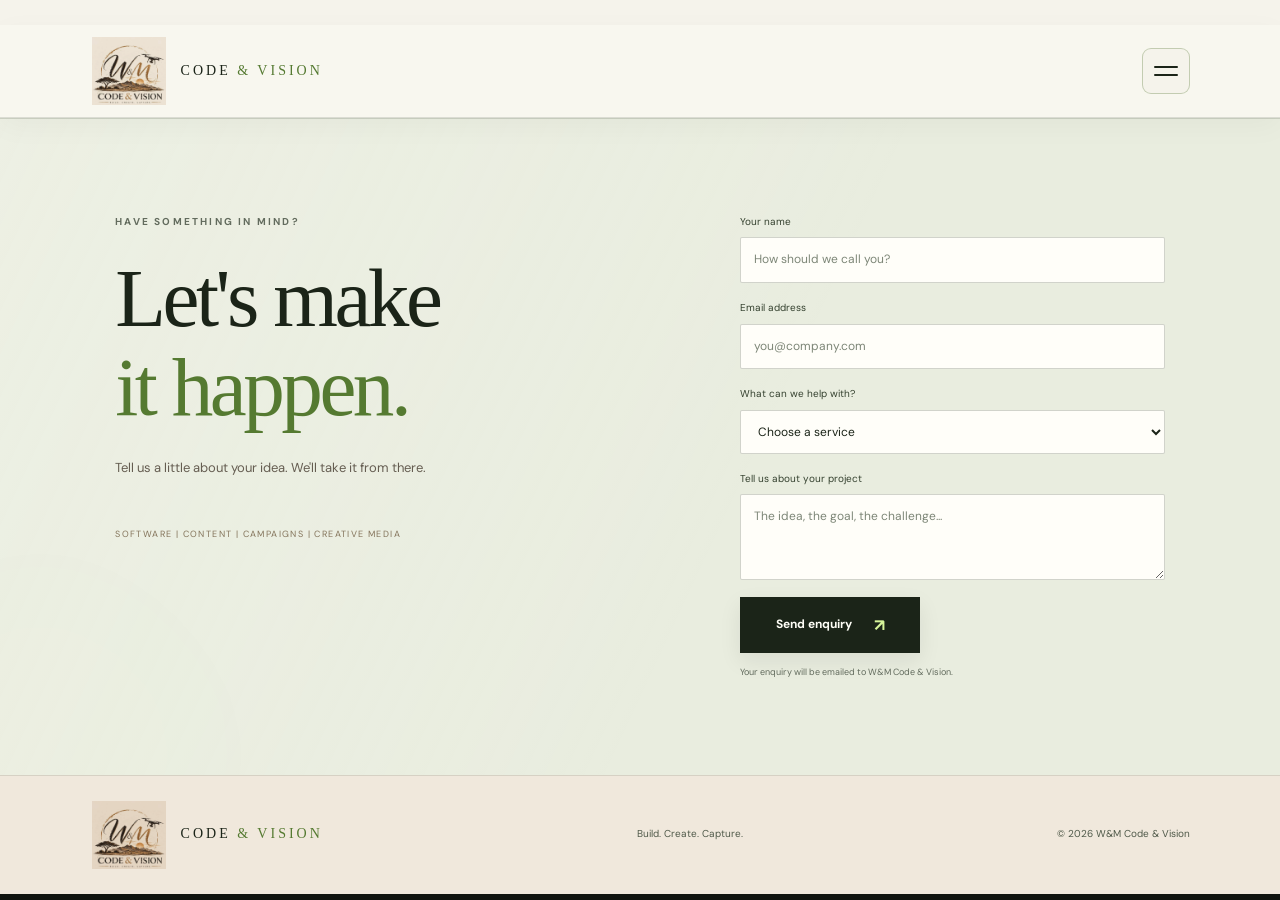
<file: WmCodeVision.Web/wwwroot/contact.html>
<!doctype html>
<html lang="en">
﻿<!doctype html>
<html lang="en">
<head>
  <meta charset="utf-8">
  <meta name="viewport" content="width=device-width, initial-scale=1">
  <meta name="theme-color" content="#111511">
  <meta name="description" content="Discuss software, websites, social media content, Google Ads or drone filming in Namibia. Send your project enquiry to W&amp;M Code &amp; Vision.">
  <title>Contact W&amp;M Code &amp; Vision | Digital Services Namibia</title>
  <link rel="preconnect" href="https://fonts.googleapis.com">
  <link rel="preconnect" href="https://fonts.gstatic.com" cross-origin>
  <link href="https://fonts.googleapis.com/css2?family=DM+Sans:wght@400;500;600;700&family=Manrope:wght@400;500;600;700;800&display=swap" rel="stylesheet">
  <link rel="stylesheet" href="styles.css?v=real-logo">
  <link rel="stylesheet" href="interactive.css?v=about-clean">
  <link rel="stylesheet" href="content-showcase.css?v=1">
  <script src="script.js?v=lightweight-reel" defer></script>

  <link rel="icon" type="image/png" sizes="32x32" href="icons/favicon-32.png">
  <link rel="icon" type="image/png" sizes="16x16" href="icons/favicon-16.png">
  <link rel="apple-touch-icon" sizes="180x180" href="icons/apple-touch-icon.png">
  <link rel="manifest" href="manifest.webmanifest">
  <meta name="application-name" content="W&amp;M Code &amp; Vision">
  <meta name="apple-mobile-web-app-capable" content="yes">
  <meta name="apple-mobile-web-app-title" content="W&amp;M Vision">
  <meta name="apple-mobile-web-app-status-bar-style" content="black-translucent">
  <script src="pwa.js" defer></script>
  <link rel="canonical" href="https://wmcodevision.runasp.net/contact.html">
  <meta property="og:type" content="website">
  <meta property="og:site_name" content="W&amp;M Code &amp; Vision">
  <meta property="og:title" content="Contact W&amp;M Code &amp; Vision | Digital Services Namibia">
  <meta property="og:description" content="Discuss software, websites, social media content, Google Ads or drone filming in Namibia. Send your project enquiry to W&amp;M Code &amp; Vision.">
  <meta property="og:url" content="https://wmcodevision.runasp.net/contact.html">
  <meta property="og:image" content="https://wmcodevision.runasp.net/logo-cropped.jpg">
  <meta property="og:image:alt" content="W&amp;M Code &amp; Vision company logo">
  <meta name="twitter:card" content="summary">
  <script type="application/ld+json">{"@context":"https://schema.org","@graph":[{"@type":"Organization","@id":"https://wmcodevision.runasp.net/#organization","name":"W&M Code & Vision","url":"https://wmcodevision.runasp.net/","logo":"https://wmcodevision.runasp.net/logo-cropped.jpg"},{"@type":"ContactPage","@id":"https://wmcodevision.runasp.net/contact.html#page","url":"https://wmcodevision.runasp.net/contact.html","name":"Contact W&M Code & Vision | Digital Services Namibia","description":"Discuss software, websites, social media content, Google Ads or drone filming in Namibia. Send your project enquiry to W&M Code & Vision.","inLanguage":"en","isPartOf":{"@id":"https://wmcodevision.runasp.net/#website"},"about":{"@id":"https://wmcodevision.runasp.net/#organization"}}]}</script>
</head>
<body>
  <header class="site-header">
    <a class="brand" href="index.html" aria-label="W&M Code and Vision home"><img class="brand-emblem" src="logo-cropped.jpg" alt="W&M Code and Vision logo"><span class="brand-name">CODE <b>&amp; VISION</b></span></a>
    <button class="menu-toggle" type="button" aria-label="Open navigation menu" aria-controls="primary-navigation" aria-expanded="false"><span></span><span></span></button>
    <nav id="primary-navigation" class="nav-links" aria-label="Main navigation"><a href="index.html">Home</a><a href="software.html">Software</a><a href="social-media.html">Social Media</a><a href="drone-footage.html">Drone Footage</a><a href="index.html#services">Services</a><a href="index.html#playground">Showreel</a><a href="index.html#about">About</a><a class="nav-cta" href="contact.html" aria-current="page">Let's talk <span aria-hidden="true">&#8599;</span></a></nav>
  </header>
<main>
    <section class="contact-section" id="contact"><div class="contact-orb"></div><div class="contact-copy"><p class="eyebrow">HAVE SOMETHING IN MIND?</p><h2>Let's make<br><span class="gradient-text">it happen.</span></h2><p>Tell us a little about your idea. We'll take it from there.</p><div class="contact-small">SOFTWARE | CONTENT | CAMPAIGNS | CREATIVE MEDIA</div></div><form class="contact-form" id="contact-form" action="https://formsubmit.co/info.wmcodevision@gmail.com" method="POST"><input type="hidden" name="_subject" value="New W&M Code & Vision website enquiry"><input type="hidden" name="_template" value="table"><label for="name">Your name</label><input id="name" name="name" autocomplete="name" placeholder="How should we call you?" required><label for="email">Email address</label><input id="email" name="email" type="email" autocomplete="email" placeholder="you@company.com" required><label for="service">What can we help with?</label><select id="service" name="service" required><option value="" disabled selected>Choose a service</option><option>Software development</option><option>Social media content</option><option>Google Ads</option><option>Drone footage</option><option>Multimedia production</option><option>A combination of services</option><option>Not sure yet</option></select><label for="message">Tell us about your project</label><textarea id="message" name="message" rows="3" placeholder="The idea, the goal, the challenge..."></textarea><button class="button button-primary form-submit" type="submit">Send enquiry <span aria-hidden="true">&#8599;</span></button><p class="form-note" id="form-note">Your enquiry will be emailed to W&amp;M Code &amp; Vision.</p></form></section>
</main>
  <footer class="site-footer"><a class="brand" href="index.html"><img class="brand-emblem" src="logo-cropped.jpg" alt="W&M logo"><span class="brand-name">CODE <b>&amp; VISION</b></span></a><p>Build. Create. Capture.</p><span>&copy; <span id="year"></span> W&amp;M Code &amp; Vision</span></footer>
</body>
</html>
</file>
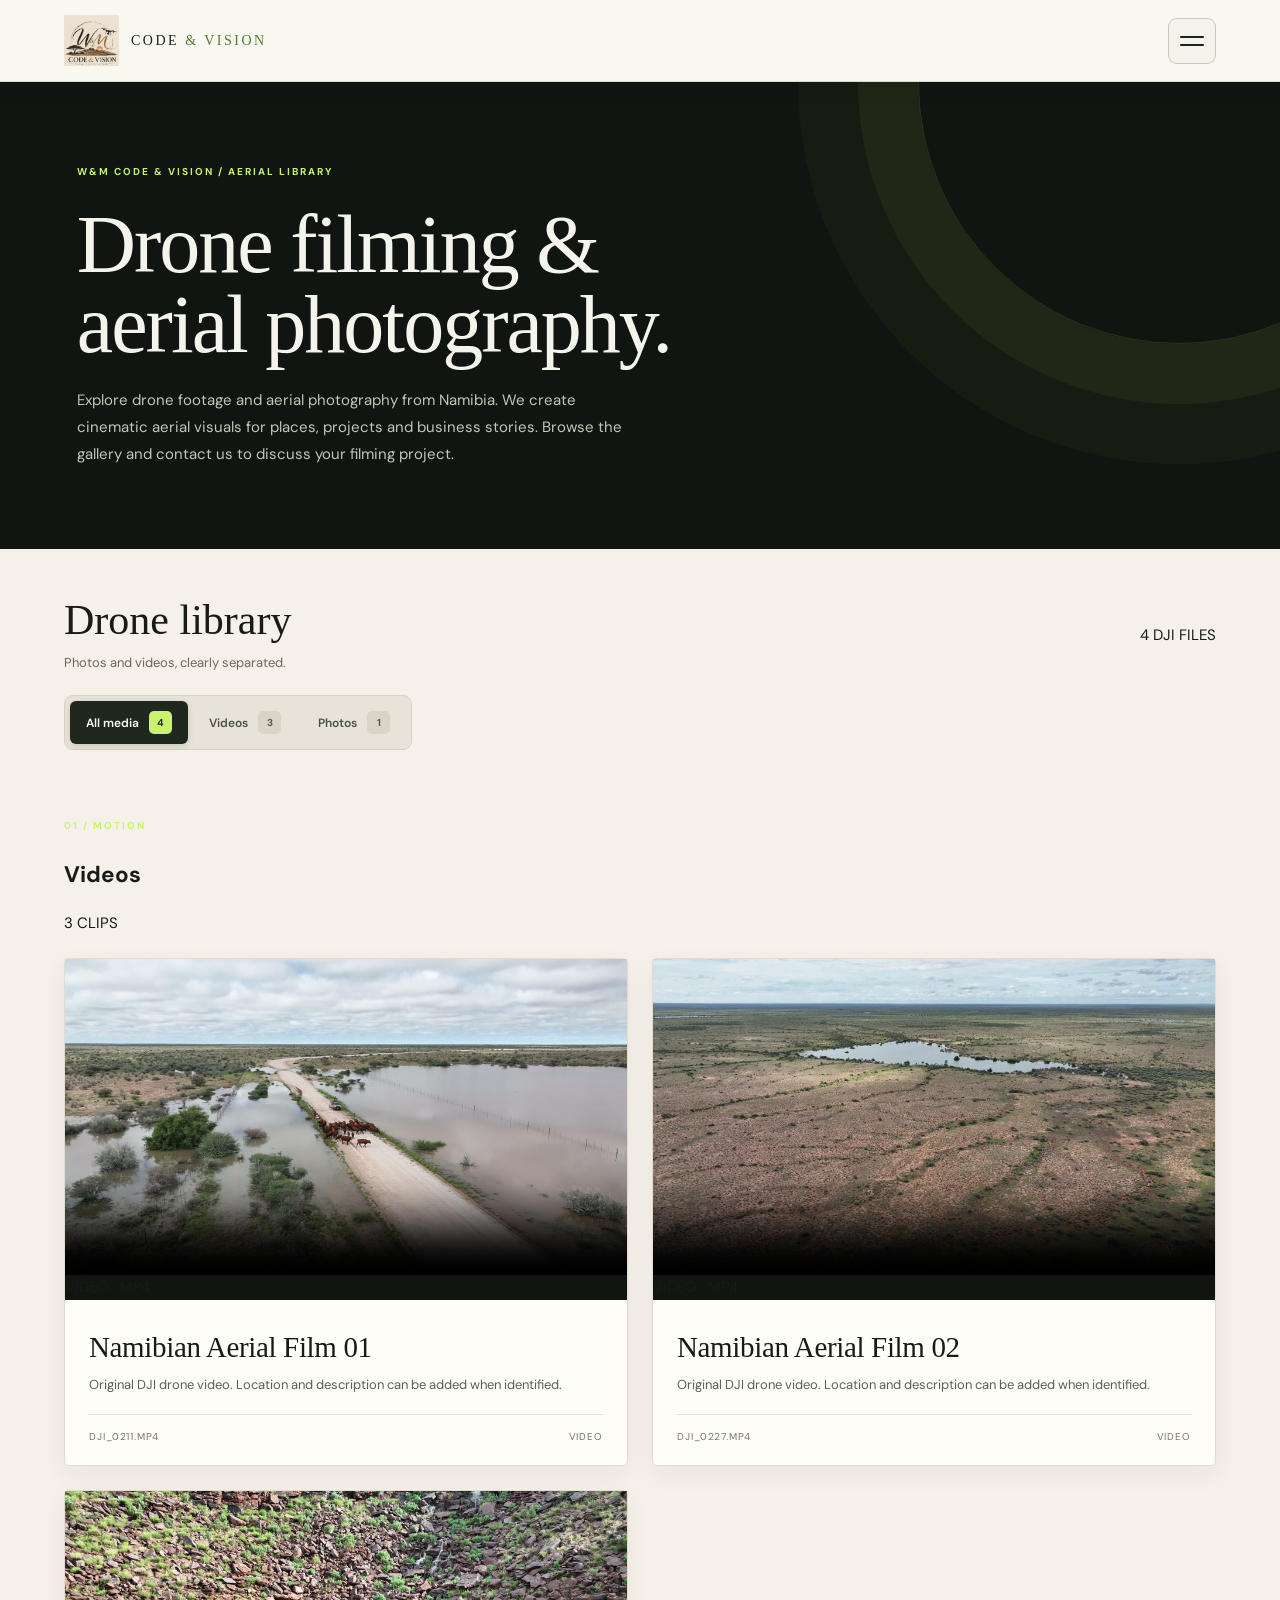
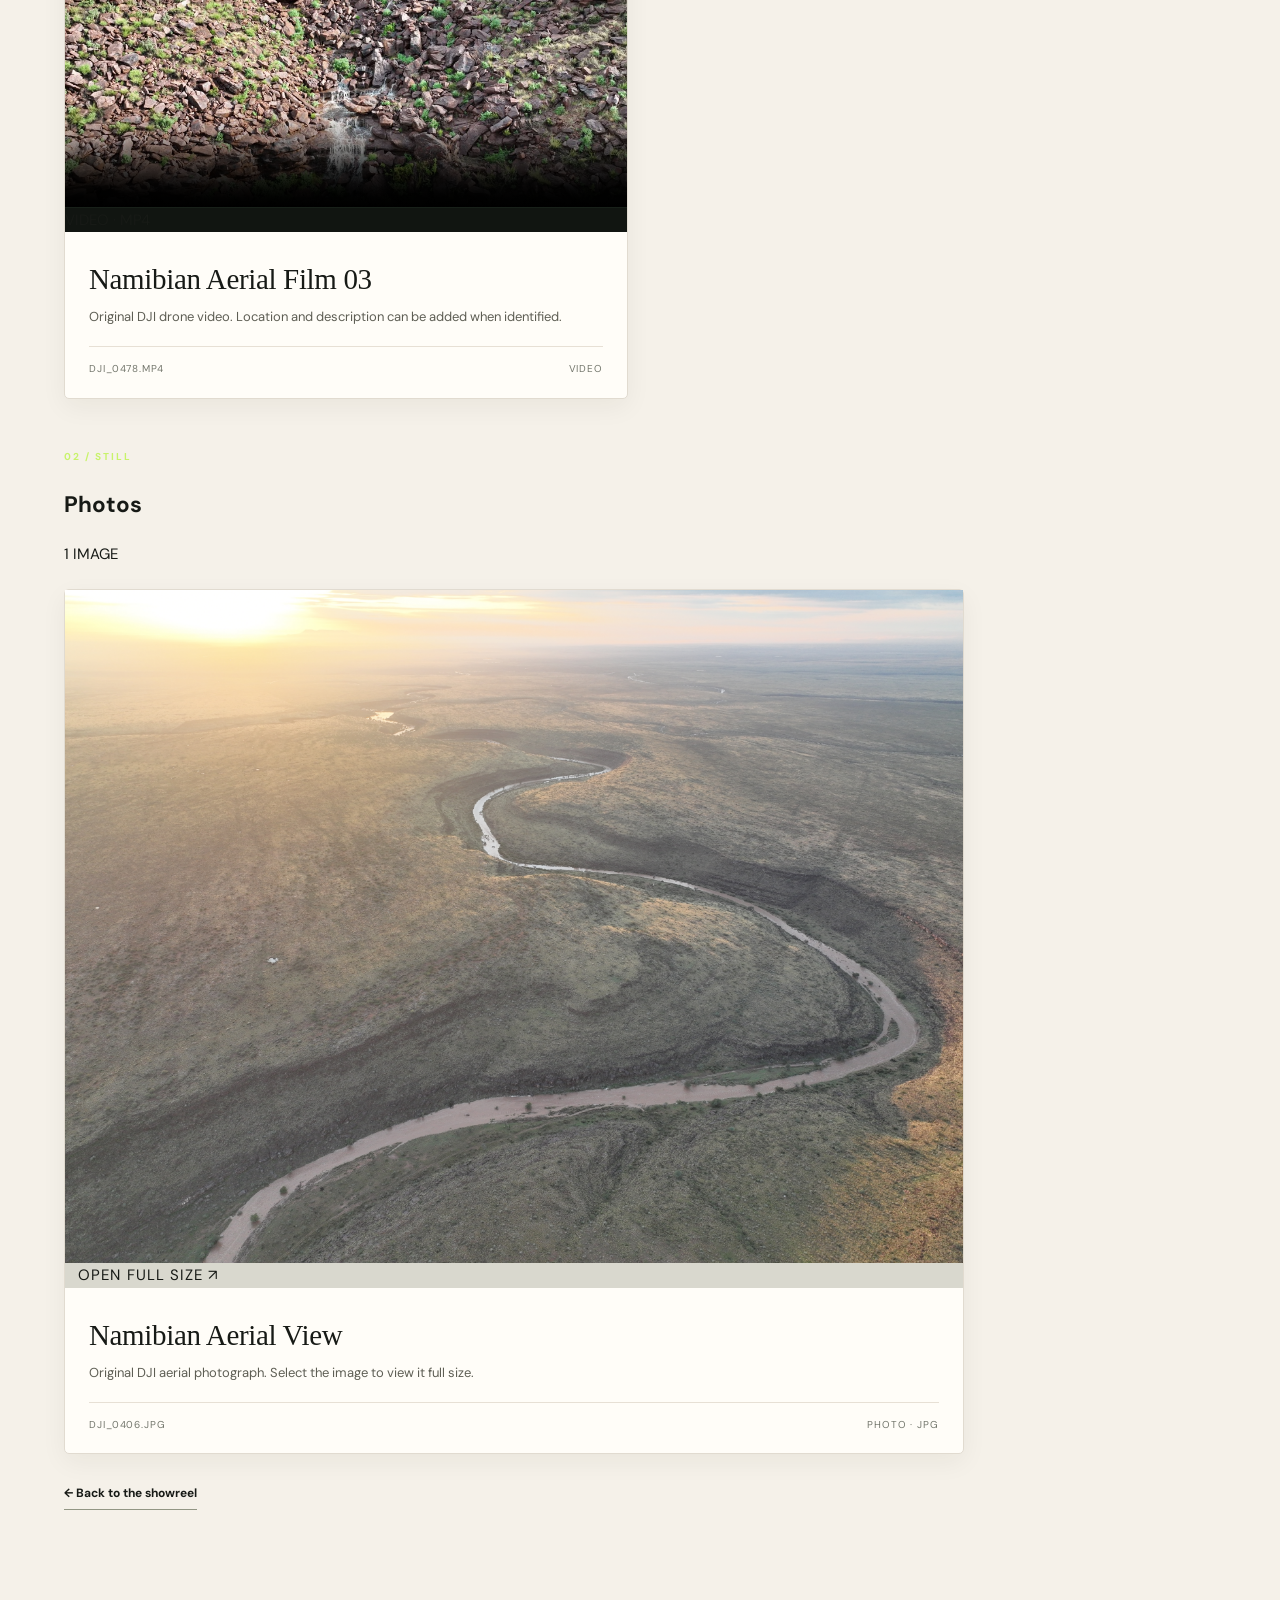
<file: WmCodeVision.Web/wwwroot/drone-footage.html>
﻿<!doctype html>
<html lang="en">
<head>
  <meta charset="utf-8">
  <meta name="viewport" content="width=device-width, initial-scale=1">
  <meta name="theme-color" content="#111511">
  <meta name="description" content="Explore drone footage and aerial photography from Namibia. W&amp;M Code &amp; Vision creates cinematic aerial visuals for places, projects and business stories.">
  <title>Drone Filming &amp; Aerial Photography Namibia | W&amp;M Code &amp; Vision</title>
  <link rel="preconnect" href="https://fonts.googleapis.com">
  <link rel="preconnect" href="https://fonts.gstatic.com" crossorigin>
  <link href="https://fonts.googleapis.com/css2?family=DM+Sans:wght@400;500;600;700&family=Manrope:wght@400;500;600;700;800&display=swap" rel="stylesheet">
  <link rel="stylesheet" href="styles.css">
  <style>
    :root{--gallery-ink:#171a16;--gallery-green:#c8f36a}
    body{background:#f5f0e8;color:var(--gallery-ink)}
    .gallery-hero{background:#111511;color:#f4f4ec;padding:90px max(6%,calc((100% - 1200px)/2)) 70px;position:relative;overflow:hidden}
    .gallery-hero:after{content:"";position:absolute;width:520px;height:520px;border:1px solid #c8f36a22;border-radius:50%;right:-160px;top:-260px;box-shadow:0 0 0 60px #c8f36a0c,0 0 0 120px #c8f36a08}
    .gallery-kicker{font-size:10px;letter-spacing:2px;color:var(--gallery-green);font-weight:700}
    .gallery-hero h1{font:500 clamp(42px,7vw,82px)/.98 Georgia,serif;letter-spacing:-2px;max-width:850px;margin:22px 0}
    .gallery-hero p{max-width:550px;color:#c1c7b9;line-height:1.8;font-size:15px}
    .gallery-wrap{max-width:1200px;margin:auto;padding:55px 24px 90px}
    .gallery-toolbar{display:flex;justify-content:space-between;align-items:end;gap:20px;margin-bottom:25px}
    .gallery-toolbar h2{font:400 clamp(28px,4vw,42px)/1.1 Georgia,serif;margin:0}
    .gallery-toolbar p{color:#6d665c;font-size:13px;margin:8px 0 0}
    .footage-grid{display:grid;grid-template-columns:repeat(2,minmax(0,1fr));gap:22px}
    .footage-card{background:#fffdf8;border:1px solid #ded6c9;min-width:0}
    .footage-card[hidden]{display:none}
    .footage-card video{display:block;width:100%;aspect-ratio:16/9;object-fit:cover;background:#182019}
    .footage-info{padding:22px}
    .footage-location{font-size:10px;letter-spacing:1.8px;color:#4d5a42;font-weight:700}
    .footage-info h3{font:400 29px/1.1 Georgia,serif;margin:10px 0;color:#171a16}
    .footage-info p{font-size:13px;line-height:1.7;color:#5e5e54;margin:0}
    .footage-meta{display:flex;justify-content:space-between;gap:12px;margin-top:18px;padding-top:14px;border-top:1px solid #e7e0d5;font-size:10px;letter-spacing:1px;color:#73766c}
    .gallery-note{margin-top:30px;background:#e9dfcf;padding:20px 22px;font-size:13px;line-height:1.7;color:#3d4038}
    .gallery-back{display:inline-flex;margin-top:28px;color:#171a16;text-decoration:none;border-bottom:1px solid #929684;padding-bottom:5px;font-size:12px;font-weight:700}
    @media(max-width:700px){.gallery-hero{padding:65px 22px 55px}.gallery-wrap{padding:40px 16px 65px}.gallery-toolbar{display:block}.footage-grid{grid-template-columns:1fr}.footage-info h3{font-size:26px}}
  
/* Final visual cleanup: keep styles inside the document head, never as visible page text. */
body{margin:0;background:#f5f1e9;color:#171a16}
.site-header{position:relative;z-index:5}
.gallery-hero{padding-top:76px;padding-bottom:66px}
.gallery-hero h1{max-width:900px}
.gallery-wrap{padding-top:48px}
.gallery-toolbar{align-items:center;margin-bottom:22px}
.gallery-toolbar h2{color:#171a16}
.media-section{margin-top:44px}
.media-section-heading{margin-bottom:22px}
.footage-grid{grid-template-columns:repeat(2,minmax(0,1fr));gap:24px;align-items:start}
.footage-card{border:1px solid #e1dbd0;border-radius:5px;background:#fffdf8;box-shadow:0 8px 26px rgba(36,35,25,.055);transition:transform .2s ease,box-shadow .2s ease}
.footage-card:hover{transform:translateY(-3px);box-shadow:0 13px 32px rgba(36,35,25,.09)}
.media-frame{aspect-ratio:16/9;background:#111511}
.footage-card video{width:100%;height:100%;aspect-ratio:16/9;object-fit:contain}
.footage-info{padding:22px 24px 20px}
.footage-info h3{font-size:29px;letter-spacing:-.35px}
.footage-info p{font-size:13px;max-width:55ch}
.footage-meta{font-size:10px;letter-spacing:.9px}
.photo-grid{grid-template-columns:minmax(0,900px);justify-content:start}
.photo-grid .footage-card{width:100%}
.footage-photo-link{display:block;position:relative;overflow:hidden;background:#d9d8ce}
.footage-photo{display:block;width:100%;height:auto;aspect-ratio:4/3;object-fit:contain;background:#e8e6dc;transition:transform .35s ease}
.footage-photo-link:hover .footage-photo{transform:scale(1.015)}
.photo-open-label{right:16px;bottom:16px;border-radius:3px;padding:11px 13px;letter-spacing:1.1px}
.gallery-note{max-width:850px;margin-top:40px;padding:22px 24px;border-left:3px solid #84936b;border-radius:0 4px 4px 0;background:#ece5d8}
.gallery-back{margin-top:30px}
@media(min-width:1050px){.footage-grid:not(.photo-grid){grid-template-columns:repeat(2,minmax(0,1fr))}}
@media(max-width:700px){.gallery-hero{padding:58px 22px 48px}.gallery-wrap{padding:34px 16px 58px}.gallery-toolbar{display:flex;align-items:center}.footage-grid,.photo-grid{grid-template-columns:minmax(0,1fr);gap:17px}.footage-info{padding:18px}.footage-info h3{font-size:26px}.media-section{margin-top:34px}.footage-card:hover{transform:none}.footage-photo{aspect-ratio:4/3}}/* Gallery page navigation + polished segmented media filters. */
.site-header{min-height:82px;padding:10px clamp(18px,5vw,72px);display:flex;align-items:center;justify-content:space-between;gap:28px;background:rgba(248,247,240,.97);color:#1b2418;border-bottom:1px solid rgba(29,42,24,.13);box-shadow:0 6px 22px rgba(20,25,17,.05);position:sticky;top:0;z-index:20}
.site-header .brand{display:flex;align-items:center;gap:12px;flex:0 0 auto}
.site-header .brand-emblem{width:55px;height:55px;object-fit:contain}
.site-header .brand-name{font:14px/1.4 Georgia,serif;letter-spacing:2.5px;color:#1b2418;white-space:nowrap}
.site-header .brand-name b{color:#557a31;font-weight:400}
.site-header .site-nav{display:flex;align-items:center;justify-content:flex-end;gap:clamp(14px,2.5vw,34px);flex-wrap:wrap}
.site-header .site-nav>a:not(.button){font-size:12px;color:#4e5148;white-space:nowrap;transition:color .2s}
.site-header .site-nav>a:not(.button):hover{color:#557a31}
.site-header .site-nav .button{display:inline-flex;align-items:center;justify-content:center;gap:14px;padding:12px 17px;border:1px solid #1b2418;background:#1b2418;color:#fffef7;font-size:11px;white-space:nowrap}
.site-header .site-nav .button span{color:#c8f36a}
.media-filters{display:inline-flex;align-items:center;gap:5px;flex-wrap:wrap;padding:5px;background:#e8e3d8;border:1px solid #d8d1c4;border-radius:9px;margin:0 0 18px}
.media-filters button{display:inline-flex;align-items:center;justify-content:center;gap:10px;min-height:42px;padding:9px 15px;border:1px solid transparent;border-radius:6px;background:transparent;color:#4c5046;font:600 12px 'DM Sans',sans-serif;cursor:pointer;transition:background .18s,color .18s,box-shadow .18s}
.media-filters button span{display:inline-grid;place-items:center;min-width:23px;height:23px;padding:0 5px;border-radius:5px;background:#d9d4c8;color:#55594e;font-size:10px;font-weight:700}
.media-filters button[aria-pressed=true]{background:#20271f;color:#fffdf7;box-shadow:0 2px 6px rgba(25,30,22,.14)}
.media-filters button[aria-pressed=true] span{background:#c8f36a;color:#20271f}
@media(max-width:760px){.site-header{padding:10px 16px;gap:12px;align-items:center}.site-header .brand{gap:8px}.site-header .brand-emblem{width:43px;height:43px}.site-header .brand-name{font-size:11px;letter-spacing:1.6px}.site-header .site-nav{gap:8px 13px}.site-header .site-nav>a:not(.button){font-size:11px}.site-header .site-nav .button{padding:9px 11px;font-size:10px;gap:6px}}
@media(max-width:520px){.site-header{align-items:flex-start;flex-direction:column;padding:10px 16px}.site-header .site-nav{width:100%;justify-content:space-between;gap:8px}.site-header .site-nav>a:not(.button){font-size:11px}.site-header .site-nav .button{padding:8px 10px}.media-filters{display:flex;width:100%;gap:4px}.media-filters button{flex:1;padding:8px 7px;gap:6px;font-size:11px;min-height:40px}.media-filters button span{min-width:20px;height:20px}}
</style>

  <link rel="icon" type="image/png" sizes="32x32" href="icons/favicon-32.png">
  <link rel="icon" type="image/png" sizes="16x16" href="icons/favicon-16.png">
  <link rel="apple-touch-icon" sizes="180x180" href="icons/apple-touch-icon.png">
  <link rel="manifest" href="manifest.webmanifest">
  <meta name="application-name" content="W&amp;M Code &amp; Vision">
  <meta name="apple-mobile-web-app-capable" content="yes">
  <meta name="apple-mobile-web-app-title" content="W&amp;M Vision">
  <meta name="apple-mobile-web-app-status-bar-style" content="black-translucent">
  <script src="pwa.js" defer></script>
  <link rel="canonical" href="https://wmcodevision.runasp.net/drone-footage.html">
  <meta property="og:type" content="website">
  <meta property="og:site_name" content="W&amp;M Code &amp; Vision">
  <meta property="og:title" content="Drone Filming &amp; Aerial Photography Namibia | W&amp;M Code &amp; Vision">
  <meta property="og:description" content="Explore drone footage and aerial photography from Namibia. W&amp;M Code &amp; Vision creates cinematic aerial visuals for places, projects and business stories.">
  <meta property="og:url" content="https://wmcodevision.runasp.net/drone-footage.html">
  <meta property="og:image" content="https://wmcodevision.runasp.net/logo-cropped.jpg">
  <meta property="og:image:alt" content="W&amp;M Code &amp; Vision company logo">
  <meta name="twitter:card" content="summary">
  <script type="application/ld+json">{"@context":"https://schema.org","@graph":[{"@type":"Organization","@id":"https://wmcodevision.runasp.net/#organization","name":"W&M Code & Vision","url":"https://wmcodevision.runasp.net/","logo":"https://wmcodevision.runasp.net/logo-cropped.jpg"},{"@type":"WebPage","@id":"https://wmcodevision.runasp.net/drone-footage.html#page","url":"https://wmcodevision.runasp.net/drone-footage.html","name":"Drone Filming & Aerial Photography Namibia | W&M Code & Vision","description":"Explore drone footage and aerial photography from Namibia. W&M Code & Vision creates cinematic aerial visuals for places, projects and business stories.","inLanguage":"en","isPartOf":{"@id":"https://wmcodevision.runasp.net/#website"},"about":{"@id":"https://wmcodevision.runasp.net/#organization"}},{"@type":"Service","name":"Drone Filming & Aerial Photography Namibia","serviceType":"Drone filming and aerial photography","provider":{"@id":"https://wmcodevision.runasp.net/#organization"},"areaServed":{"@type":"Country","name":"Namibia"},"url":"https://wmcodevision.runasp.net/drone-footage.html","description":"Explore drone footage and aerial photography from Namibia. W&M Code & Vision creates cinematic aerial visuals for places, projects and business stories."}]}</script>
</head>
<body>
  <header class="site-header">
    <a class="brand" href="index.html" aria-label="W&M Code and Vision home"><img class="brand-emblem" src="logo-cropped.jpg" alt="W&M Code and Vision logo"><span class="brand-name">CODE <b>&amp; VISION</b></span></a>
    <button class="menu-toggle" type="button" aria-label="Open navigation menu" aria-controls="primary-navigation" aria-expanded="false"><span></span><span></span></button>
    <nav class="site-nav nav-links" id="primary-navigation" aria-label="Main navigation"><a href="index.html">Home</a><a href="software.html">Software</a><a href="social-media.html">Social Media</a><a href="drone-footage.html" aria-current="page">Drone Footage</a><a href="index.html#services">Services</a><a href="index.html#playground">Showreel</a><a href="index.html#about">About</a><a class="button button-primary" href="contact.html">Let's talk <span aria-hidden="true">&#8599;</span></a></nav>
  </header>
  <main>
    <section class="gallery-hero"><span class="gallery-kicker">W&amp;M CODE &amp; VISION / AERIAL LIBRARY</span><h1>Drone filming &amp;<br>aerial photography.</h1><p>Explore drone footage and aerial photography from Namibia. We create cinematic aerial visuals for places, projects and business stories. Browse the gallery and contact us to discuss your filming project.</p></section>
    <section class="gallery-wrap">
      <div class="gallery-toolbar"><div><h2>Drone library</h2><p>Photos and videos, clearly separated.</p></div><span class="gallery-count">4 DJI FILES</span></div>
      <div class="media-filters" role="group" aria-label="Filter media type">
        <button type="button" data-kind="all" aria-pressed="true">All media <span>4</span></button>
        <button type="button" data-kind="video" aria-pressed="false">Videos <span>3</span></button>
        <button type="button" data-kind="photo" aria-pressed="false">Photos <span>1</span></button>
      </div>
      <section class="media-section" aria-labelledby="videos-heading">
        <div class="media-section-heading"><div><span class="gallery-kicker">01 / MOTION</span><h2 id="videos-heading">Videos</h2></div><span>3 CLIPS</span></div>
        <div class="footage-grid">
          <article class="footage-card" data-kind="video" data-location="other">
            <div class="media-frame"><video controls playsinline preload="none" poster="DJI_0211-poster.jpg"><source src="drone-film-01.mp4" type="video/mp4">Your browser does not support video playback.</video><span class="media-type-badge">VIDEO · MP4</span></div>
            <div class="footage-info"><h3>Namibian Aerial Film 01</h3><p>Original DJI drone video. Location and description can be added when identified.</p><div class="footage-meta"><span>DJI_0211.MP4</span><span>VIDEO</span></div></div>
          </article>
          <article class="footage-card" data-kind="video" data-location="other">
            <div class="media-frame"><video controls playsinline preload="none" poster="DJI_0227-poster.jpg"><source src="drone-film-02.mp4" type="video/mp4">Your browser does not support video playback.</video><span class="media-type-badge">VIDEO · MP4</span></div>
            <div class="footage-info"><h3>Namibian Aerial Film 02</h3><p>Original DJI drone video. Location and description can be added when identified.</p><div class="footage-meta"><span>DJI_0227.MP4</span><span>VIDEO</span></div></div>
          </article>
          <article class="footage-card" data-kind="video" data-location="other">
            <div class="media-frame"><video controls playsinline preload="none" poster="DJI_0478-poster.jpg"><source src="drone-film-03.mp4" type="video/mp4">Your browser does not support video playback.</video><span class="media-type-badge">VIDEO · MP4</span></div>
            <div class="footage-info"><h3>Namibian Aerial Film 03</h3><p>Original DJI drone video. Location and description can be added when identified.</p><div class="footage-meta"><span>DJI_0478.MP4</span><span>VIDEO</span></div></div>
          </article>
        </div>
      </section>
      <section class="media-section photo-section" aria-labelledby="photos-heading">
        <div class="media-section-heading"><div><span class="gallery-kicker">02 / STILL</span><h2 id="photos-heading">Photos</h2></div><span>1 IMAGE</span></div>
        <div class="footage-grid photo-grid">
          <article class="footage-card" data-kind="photo" data-location="other">
            <a class="footage-photo-link" href="DJI_0406.JPG" target="_blank" rel="noopener noreferrer"><img class="footage-photo" src="DJI_0406.JPG" alt="Aerial drone photograph DJI_0406" loading="lazy"><span class="photo-open-label">OPEN FULL SIZE &#8599;</span></a>
            <div class="footage-info"><h3>Namibian Aerial View</h3><p>Original DJI aerial photograph. Select the image to view it full size.</p><div class="footage-meta"><span>DJI_0406.JPG</span><span>PHOTO · JPG</span></div></div>
          </article>
        </div>
      </section>
      <a class="gallery-back" href="index.html#playground">&#8592; Back to the showreel</a>
    </section>
  </main>
  <script>
    const kindButtons = [...document.querySelectorAll('.media-filters button')];
    const cards = [...document.querySelectorAll('.footage-card')];
    let selectedKind = 'all';
    function updateGallery() {
      cards.forEach(card => {
        const kindMatches = selectedKind === 'all' || card.dataset.kind === selectedKind;
        card.hidden = !kindMatches;
      });
      document.querySelectorAll('.media-section').forEach(section => {
        section.hidden = !section.querySelector('.footage-card:not([hidden])');
      });
    }
    kindButtons.forEach(button => button.addEventListener('click', () => {
      selectedKind = button.dataset.kind;
      kindButtons.forEach(item => item.setAttribute('aria-pressed', String(item === button)));
      updateGallery();
    }));
  </script><script src="script.js" defer></script>
</body>
</html>
</file>
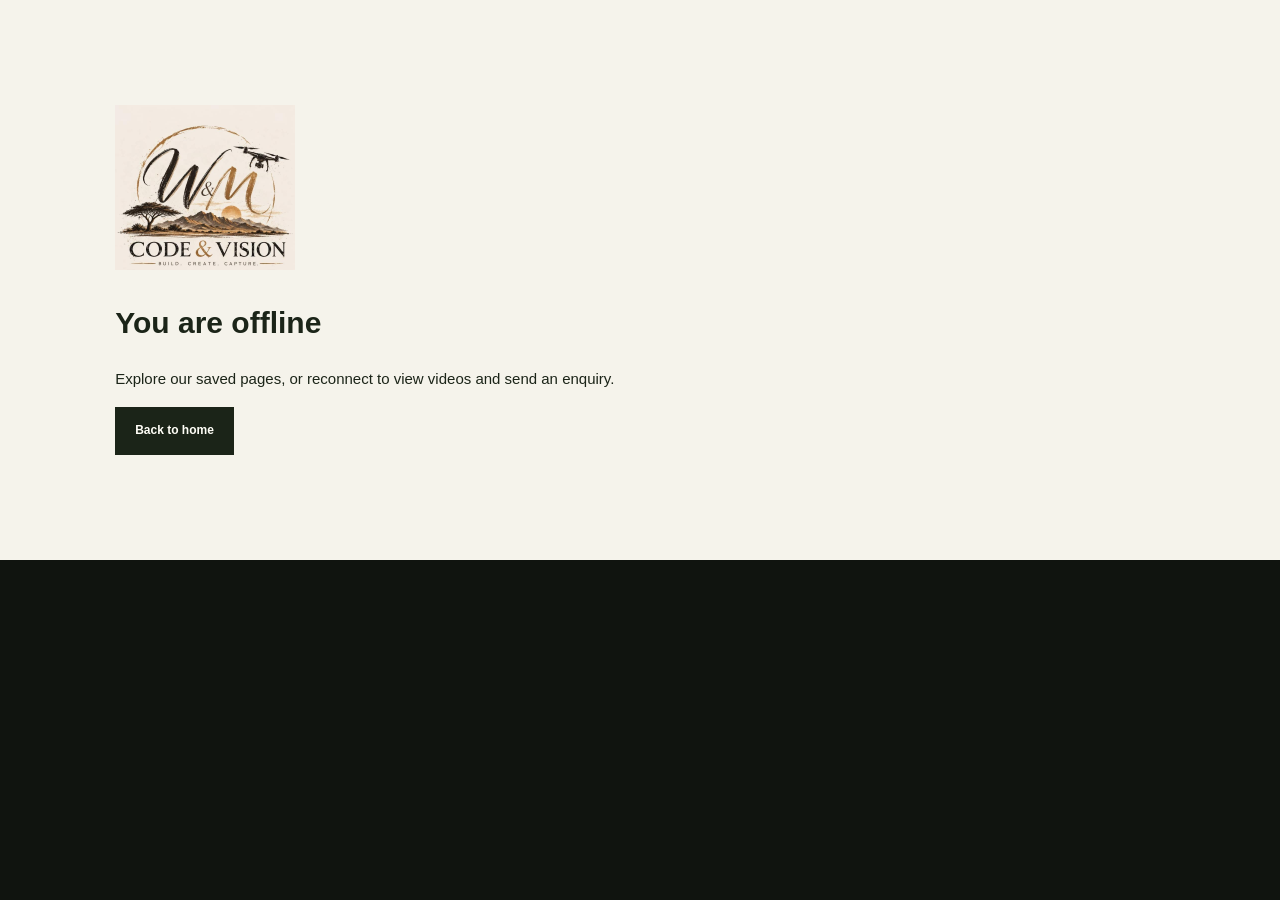
<file: WmCodeVision.Web/wwwroot/offline.html>
<!doctype html>
<html lang="en"><head><meta charset="utf-8"><meta name="viewport" content="width=device-width, initial-scale=1"><meta name="theme-color" content="#111511"><title>Offline | W&amp;M Code &amp; Vision</title><link rel="stylesheet" href="styles.css">
  <link rel="icon" type="image/png" sizes="32x32" href="icons/favicon-32.png">
  <link rel="icon" type="image/png" sizes="16x16" href="icons/favicon-16.png">
  <link rel="apple-touch-icon" sizes="180x180" href="icons/apple-touch-icon.png">
  <link rel="manifest" href="manifest.webmanifest">
  <meta name="application-name" content="W&amp;M Code &amp; Vision">
  <meta name="apple-mobile-web-app-capable" content="yes">
  <meta name="apple-mobile-web-app-title" content="W&amp;M Vision">
  <meta name="apple-mobile-web-app-status-bar-style" content="black-translucent">
  <script src="pwa.js" defer></script>
<meta name="robots" content="noindex, follow"></head>
<body><main class="section"><img src="logo-cropped.jpg" alt="W&amp;M Code &amp; Vision" width="180"><h1>You are offline</h1><p>Explore our saved pages, or reconnect to view videos and send an enquiry.</p><a class="button button-primary" href="index.html">Back to home</a></main></body></html>
</file>
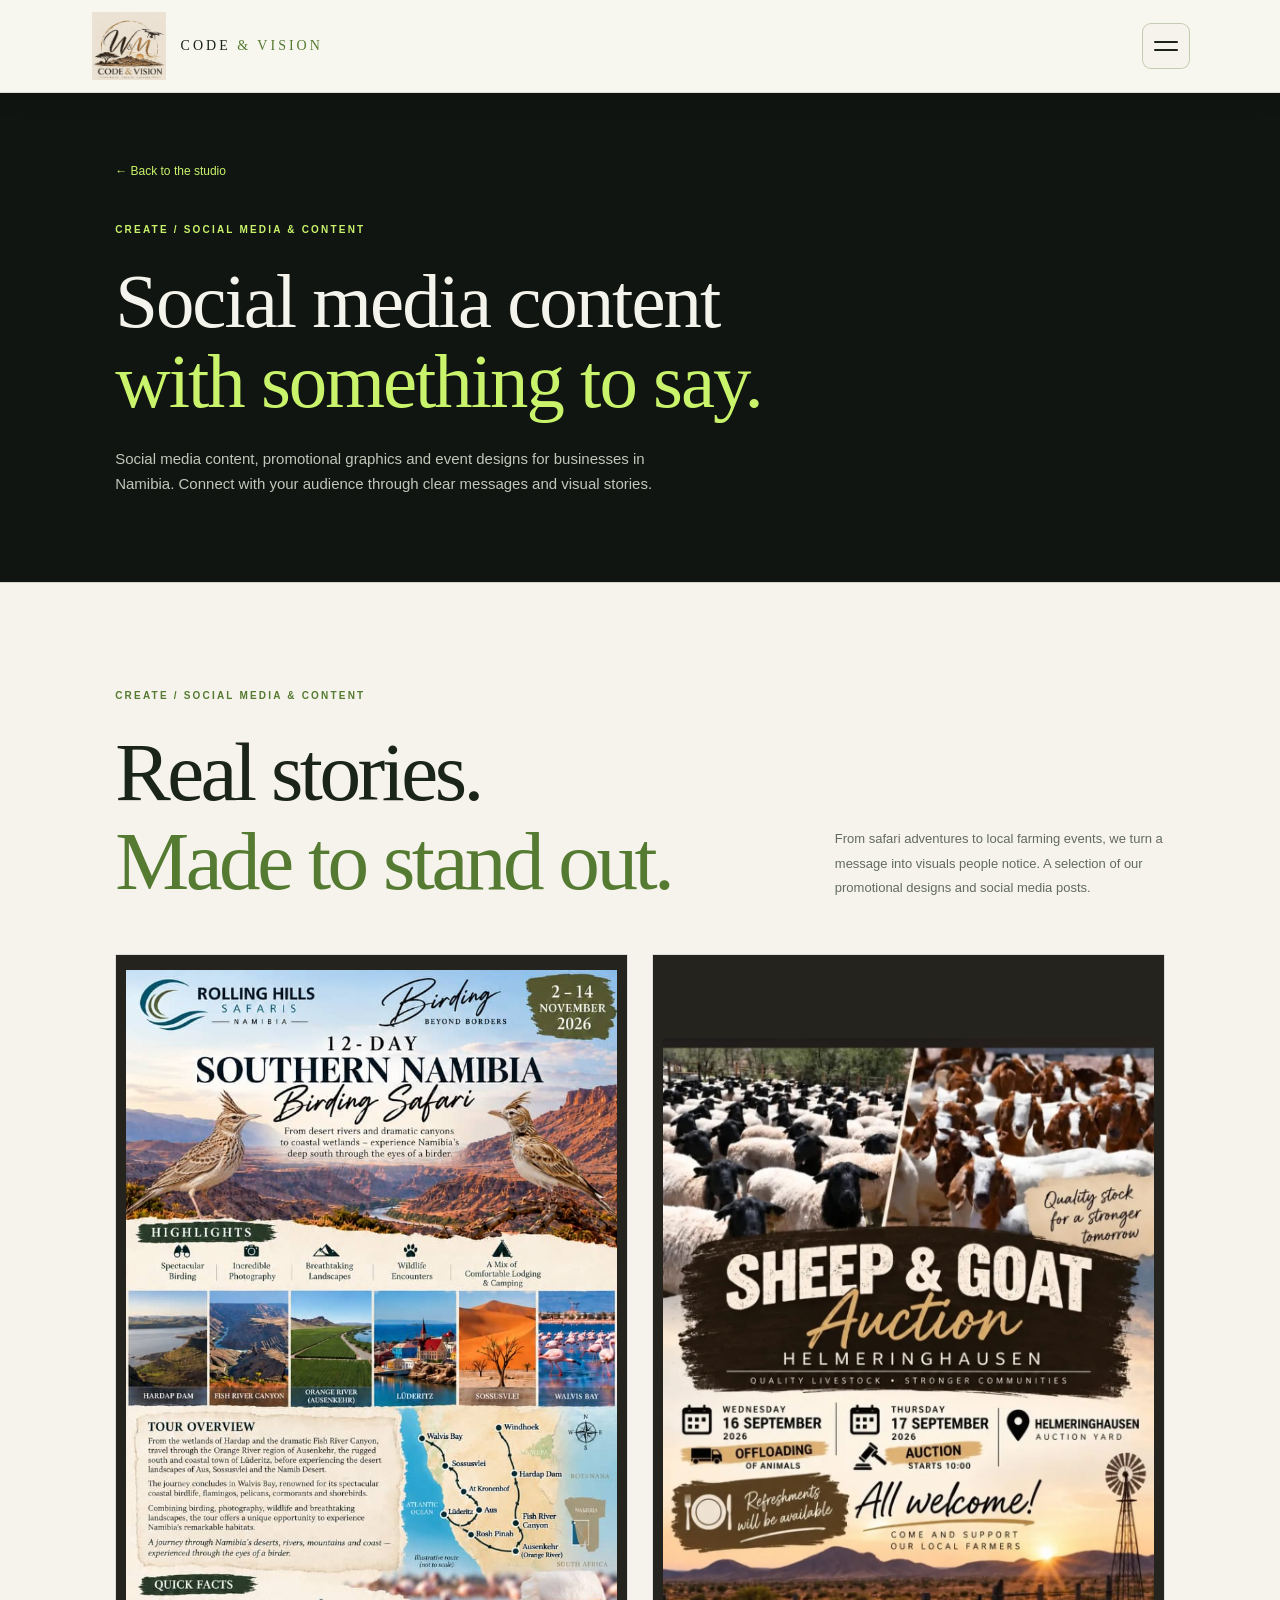
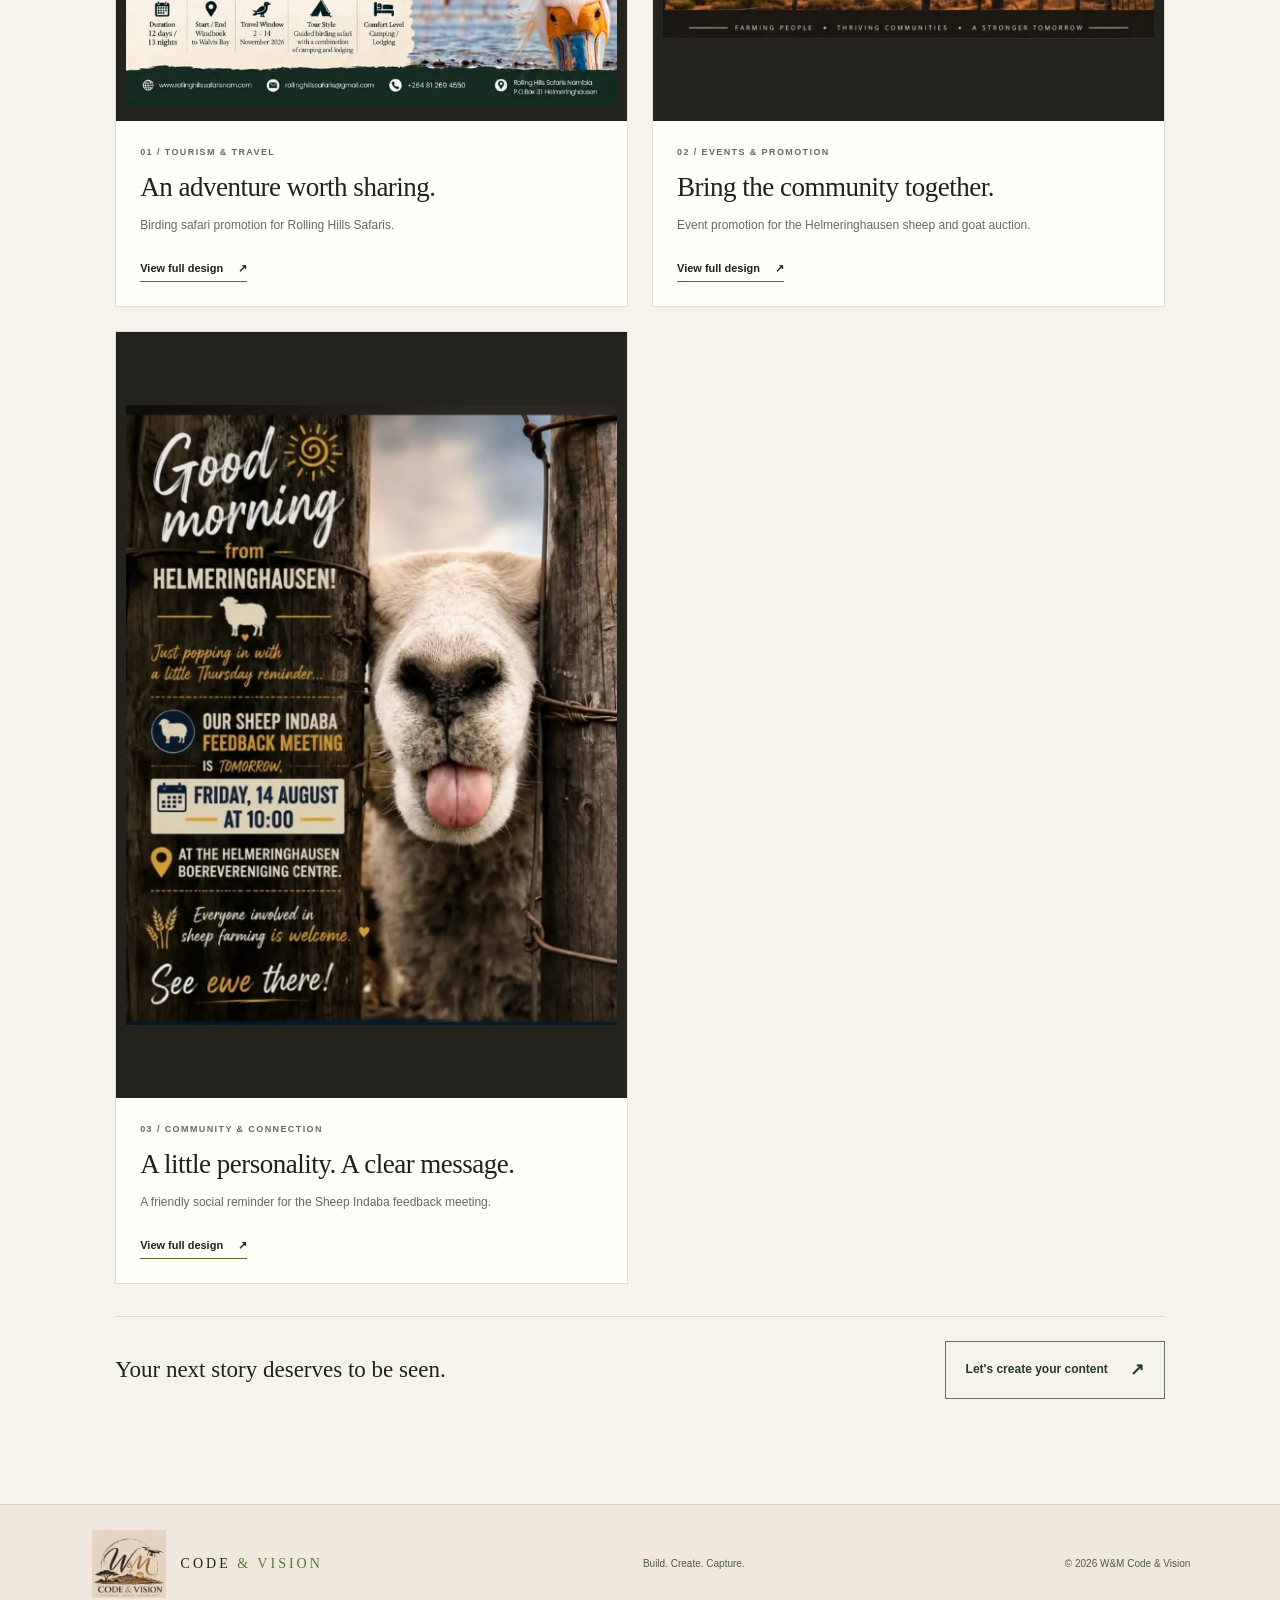
<file: WmCodeVision.Web/wwwroot/social-media.html>
<!doctype html><html lang="en"><head><meta charset="utf-8"><meta name="viewport" content="width=device-width, initial-scale=1"><meta name="description" content="Social media content, promotional graphics and event designs for businesses in Namibia. Explore creative work by W&amp;M Code &amp; Vision and discuss your next campaign."><title>Social Media Content &amp; Design Namibia | W&amp;M Code &amp; Vision</title><link rel="stylesheet" href="styles.css"><link rel="stylesheet" href="interactive.css"><link rel="stylesheet" href="software.css"><link rel="stylesheet" href="content-showcase.css"><script src="script.js" defer></script><meta name="theme-color" content="#111511">
  <link rel="icon" type="image/png" sizes="32x32" href="icons/favicon-32.png">
  <link rel="icon" type="image/png" sizes="16x16" href="icons/favicon-16.png">
  <link rel="apple-touch-icon" sizes="180x180" href="icons/apple-touch-icon.png">
  <link rel="manifest" href="manifest.webmanifest">
  <meta name="application-name" content="W&amp;M Code &amp; Vision">
  <meta name="apple-mobile-web-app-capable" content="yes">
  <meta name="apple-mobile-web-app-title" content="W&amp;M Vision">
  <meta name="apple-mobile-web-app-status-bar-style" content="black-translucent">
  <script src="pwa.js" defer></script>
  <link rel="canonical" href="https://wmcodevision.runasp.net/social-media.html">
  <meta property="og:type" content="website">
  <meta property="og:site_name" content="W&amp;M Code &amp; Vision">
  <meta property="og:title" content="Social Media Content &amp; Design Namibia | W&amp;M Code &amp; Vision">
  <meta property="og:description" content="Social media content, promotional graphics and event designs for businesses in Namibia. Explore creative work by W&amp;M Code &amp; Vision and discuss your next campaign.">
  <meta property="og:url" content="https://wmcodevision.runasp.net/social-media.html">
  <meta property="og:image" content="https://wmcodevision.runasp.net/logo-cropped.jpg">
  <meta property="og:image:alt" content="W&amp;M Code &amp; Vision company logo">
  <meta name="twitter:card" content="summary">
  <script type="application/ld+json">{"@context":"https://schema.org","@graph":[{"@type":"Organization","@id":"https://wmcodevision.runasp.net/#organization","name":"W&M Code & Vision","url":"https://wmcodevision.runasp.net/","logo":"https://wmcodevision.runasp.net/logo-cropped.jpg"},{"@type":"WebPage","@id":"https://wmcodevision.runasp.net/social-media.html#page","url":"https://wmcodevision.runasp.net/social-media.html","name":"Social Media Content & Design Namibia | W&M Code & Vision","description":"Social media content, promotional graphics and event designs for businesses in Namibia. Explore creative work by W&M Code & Vision and discuss your next campaign.","inLanguage":"en","isPartOf":{"@id":"https://wmcodevision.runasp.net/#website"},"about":{"@id":"https://wmcodevision.runasp.net/#organization"}},{"@type":"Service","name":"Social Media Content & Design Namibia","serviceType":"Social media content and graphic design","provider":{"@id":"https://wmcodevision.runasp.net/#organization"},"areaServed":{"@type":"Country","name":"Namibia"},"url":"https://wmcodevision.runasp.net/social-media.html","description":"Social media content, promotional graphics and event designs for businesses in Namibia. Explore creative work by W&M Code & Vision and discuss your next campaign."}]}</script>
</head><body><header class="site-header">
    <a class="brand" href="index.html#home" aria-label="W&M Code and Vision home"><img class="brand-emblem" src="logo-cropped.jpg" alt="W&M Code and Vision logo"><span class="brand-name">CODE <b>&amp; VISION</b></span></a>
    <button class="menu-toggle" type="button" aria-label="Open navigation menu" aria-controls="primary-navigation" aria-expanded="false"><span></span><span></span></button>
    <nav id="primary-navigation" class="nav-links" aria-label="Main navigation"><a href="index.html">Home</a><a href="software.html">Software</a><a href="social-media.html" aria-current="page">Social Media</a><a href="drone-footage.html">Drone Footage</a><a href="index.html#services">Services</a><a href="index.html#playground">Showreel</a><a href="index.html#about">About</a><a class="nav-cta" href="contact.html">Let's talk <span aria-hidden="true">&#8599;</span></a></nav>
  </header><main><section class="software-hero"><a class="software-back" href="index.html#playground">&#8592; Back to the studio</a><p class="eyebrow">CREATE / SOCIAL MEDIA &amp; CONTENT</p><h1>Social media content<br><span>with something to say.</span></h1><p>Social media content, promotional graphics and event designs for businesses in Namibia. Connect with your audience through clear messages and visual stories.</p></section><section class="section content-showcase" id="content" aria-labelledby="content-title">
      <div class="section-heading">
        <div><p class="eyebrow">CREATE / SOCIAL MEDIA &amp; CONTENT</p><h2 id="content-title">Real stories.<br><span class="gradient-text">Made to stand out.</span></h2></div>
        <p class="section-intro">From safari adventures to local farming events, we turn a message into visuals people notice. A selection of our promotional designs and social media posts.</p>
      </div>
      <div class="content-grid">
        <figure class="content-card">
          <a class="content-artwork" href="IMG-20261023-WA0008.jpg" target="_blank" rel="noopener" aria-label="View Southern Namibia birding safari design full size (opens in a new tab)"><img src="IMG-20261023-WA0008.jpg" width="720" height="1080" alt="Rolling Hills Safaris promotional design for a Southern Namibia birding safari, featuring birds, desert landscapes and a tour route." loading="lazy" decoding="async"></a>
          <figcaption><p class="content-kicker">01 / TOURISM &amp; TRAVEL</p><h3>An adventure worth sharing.</h3><p>Birding safari promotion for Rolling Hills Safaris.</p><a class="content-view" href="IMG-20261023-WA0008.jpg" target="_blank" rel="noopener">View full design <span aria-hidden="true">&#8599;</span><span class="content-sr-only"> (opens in a new tab)</span></a></figcaption>
        </figure>
        <figure class="content-card">
          <a class="content-artwork" href="IMG-20261023-WA0006.jpg" target="_blank" rel="noopener" aria-label="View sheep and goat auction design full size (opens in a new tab)"><img src="IMG-20261023-WA0006.jpg" width="1045" height="1280" alt="Helmeringhausen sheep and goat auction poster with livestock photography, event details and a Namibian sunset." loading="lazy" decoding="async"></a>
          <figcaption><p class="content-kicker">02 / EVENTS &amp; PROMOTION</p><h3>Bring the community together.</h3><p>Event promotion for the Helmeringhausen sheep and goat auction.</p><a class="content-view" href="IMG-20261023-WA0006.jpg" target="_blank" rel="noopener">View full design <span aria-hidden="true">&#8599;</span><span class="content-sr-only"> (opens in a new tab)</span></a></figcaption>
        </figure>
      <figure class="content-card"><a class="content-artwork" href="IMG-20261023-WA0005.jpg" target="_blank" rel="noopener" aria-label="View Sheep Indaba design full size (opens in a new tab)"><img src="IMG-20261023-WA0005.jpg" width="1014" height="1280" alt="Sheep Indaba meeting reminder featuring a sheep peeking through a fence." loading="lazy"></a><figcaption><p class="content-kicker">03 / COMMUNITY &amp; CONNECTION</p><h3>A little personality. A clear message.</h3><p>A friendly social reminder for the Sheep Indaba feedback meeting.</p><a class="content-view" href="IMG-20261023-WA0005.jpg" target="_blank" rel="noopener">View full design <span aria-hidden="true">&#8599;</span></a></figcaption></figure></div><div class="content-footer"><p>Your next story deserves to be seen.</p><a class="button button-outline" href="contact.html">Let's create your content <span aria-hidden="true">&#8599;</span></a></div>
    </section></main><footer class="site-footer"><a class="brand" href="index.html#home"><img class="brand-emblem" src="logo-cropped.jpg" alt="W&M logo"><span class="brand-name">CODE <b>&amp; VISION</b></span></a><p>Build. Create. Capture.</p><span>&copy; <span id="year"></span> W&amp;M Code &amp; Vision</span></footer></body></html>
</file>
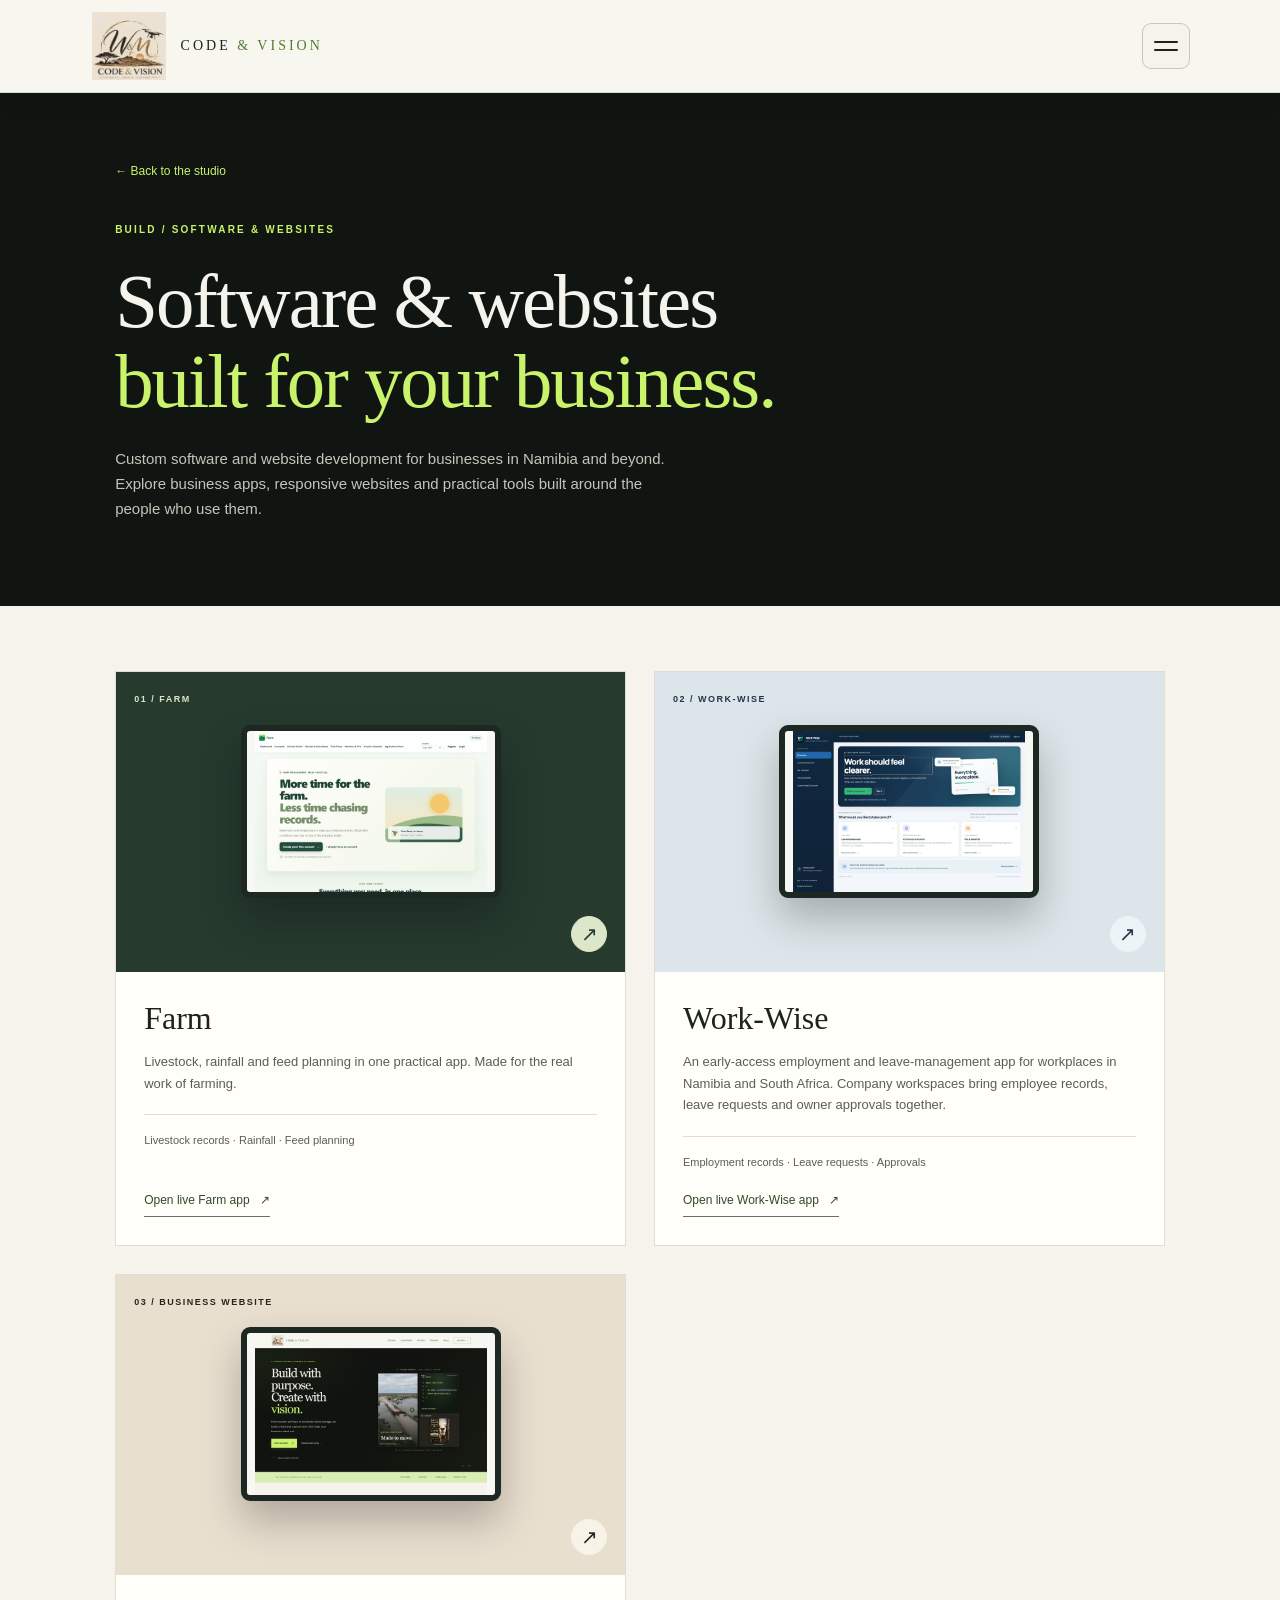
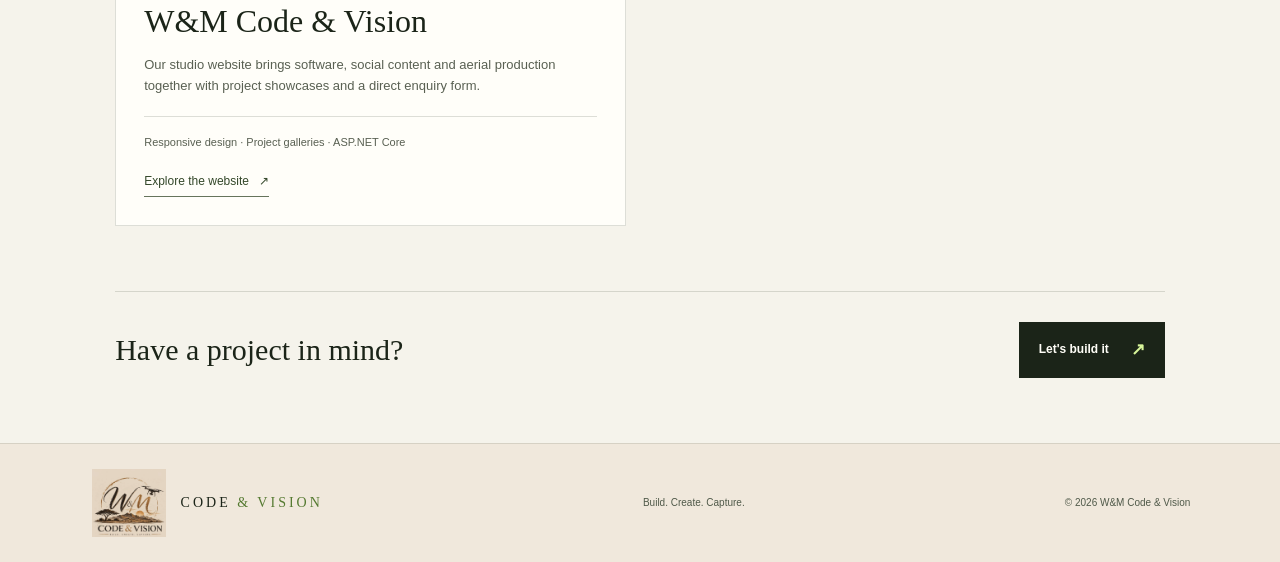
<file: WmCodeVision.Web/wwwroot/software.html>
<!doctype html>
<html lang="en"><head><meta charset="utf-8"><meta name="viewport" content="width=device-width, initial-scale=1"><meta name="description" content="Explore custom software, business apps and website development from W&amp;M Code &amp; Vision, helping businesses in Namibia turn ideas into practical digital tools."><title>Software &amp; Website Development Namibia | W&amp;M Code &amp; Vision</title><link rel="stylesheet" href="styles.css"><link rel="stylesheet" href="interactive.css"><link rel="stylesheet" href="software.css"><script src="script.js" defer></script><meta name="theme-color" content="#111511">
  <link rel="icon" type="image/png" sizes="32x32" href="icons/favicon-32.png">
  <link rel="icon" type="image/png" sizes="16x16" href="icons/favicon-16.png">
  <link rel="apple-touch-icon" sizes="180x180" href="icons/apple-touch-icon.png">
  <link rel="manifest" href="manifest.webmanifest">
  <meta name="application-name" content="W&amp;M Code &amp; Vision">
  <meta name="apple-mobile-web-app-capable" content="yes">
  <meta name="apple-mobile-web-app-title" content="W&amp;M Vision">
  <meta name="apple-mobile-web-app-status-bar-style" content="black-translucent">
  <script src="pwa.js" defer></script>
  <link rel="canonical" href="https://wmcodevision.runasp.net/software.html">
  <meta property="og:type" content="website">
  <meta property="og:site_name" content="W&amp;M Code &amp; Vision">
  <meta property="og:title" content="Software &amp; Website Development Namibia | W&amp;M Code &amp; Vision">
  <meta property="og:description" content="Explore custom software, business apps and website development from W&amp;M Code &amp; Vision, helping businesses in Namibia turn ideas into practical digital tools.">
  <meta property="og:url" content="https://wmcodevision.runasp.net/software.html">
  <meta property="og:image" content="https://wmcodevision.runasp.net/logo-cropped.jpg">
  <meta property="og:image:alt" content="W&amp;M Code &amp; Vision company logo">
  <meta name="twitter:card" content="summary">
  <script type="application/ld+json">{"@context":"https://schema.org","@graph":[{"@type":"Organization","@id":"https://wmcodevision.runasp.net/#organization","name":"W&M Code & Vision","url":"https://wmcodevision.runasp.net/","logo":"https://wmcodevision.runasp.net/logo-cropped.jpg"},{"@type":"WebPage","@id":"https://wmcodevision.runasp.net/software.html#page","url":"https://wmcodevision.runasp.net/software.html","name":"Software & Website Development Namibia | W&M Code & Vision","description":"Explore custom software, business apps and website development from W&M Code & Vision, helping businesses in Namibia turn ideas into practical digital tools.","inLanguage":"en","isPartOf":{"@id":"https://wmcodevision.runasp.net/#website"},"about":{"@id":"https://wmcodevision.runasp.net/#organization"}},{"@type":"Service","name":"Software & Website Development Namibia","serviceType":"Software and website development","provider":{"@id":"https://wmcodevision.runasp.net/#organization"},"areaServed":{"@type":"Country","name":"Namibia"},"url":"https://wmcodevision.runasp.net/software.html","description":"Explore custom software, business apps and website development from W&M Code & Vision, helping businesses in Namibia turn ideas into practical digital tools."}]}</script>
</head><body>
<header class="site-header">
    <a class="brand" href="index.html#home" aria-label="W&M Code and Vision home"><img class="brand-emblem" src="logo-cropped.jpg" alt="W&M Code and Vision logo"><span class="brand-name">CODE <b>&amp; VISION</b></span></a>
    <button class="menu-toggle" type="button" aria-label="Open navigation menu" aria-controls="primary-navigation" aria-expanded="false"><span></span><span></span></button>
    <nav id="primary-navigation" class="nav-links" aria-label="Main navigation"><a href="index.html">Home</a><a href="software.html" aria-current="page">Software</a><a href="social-media.html">Social Media</a><a href="drone-footage.html">Drone Footage</a><a href="index.html#services">Services</a><a href="index.html#playground">Showreel</a><a href="index.html#about">About</a><a class="nav-cta" href="contact.html">Let's talk <span aria-hidden="true">&#8599;</span></a></nav>
  </header>
<main><section class="software-hero"><a class="software-back" href="index.html">&#8592; Back to the studio</a><p class="eyebrow">BUILD / SOFTWARE &amp; WEBSITES</p><h1>Software &amp; websites<br><span>built for your business.</span></h1><p>Custom software and website development for businesses in Namibia and beyond. Explore business apps, responsive websites and practical tools built around the people who use them.</p></section>
<section class="software-projects" aria-label="Software and website projects"><article class="software-card app-project-card"><a class="app-preview farm-preview" href="https://farmapp.runasp.net/" target="_blank" rel="noopener noreferrer" aria-label="Open the live Farm app (opens in a new tab)"><span class="app-preview-label">01 / FARM</span><span class="app-preview-screen"><img src="farm-app-preview.jpg" width="1440" height="1000" alt="Farm app homepage showing farm management tools" loading="lazy" decoding="async"></span><span class="app-preview-arrow" aria-hidden="true">&#8599;</span></a><div class="software-copy"><h2>Farm</h2><p>Livestock, rainfall and feed planning in one practical app. Made for the real work of farming.</p><p class="software-tags">Livestock records · Rainfall · Feed planning</p><a class="text-link" href="https://farmapp.runasp.net/" target="_blank" rel="noopener noreferrer">Open live Farm app <span aria-hidden="true">&#8599;</span></a></div></article>
<article class="software-card app-project-card"><a class="app-preview workwise-preview" href="https://work-wise.runasp.net/" target="_blank" rel="noopener noreferrer" aria-label="Open the live Work-Wise app (opens in a new tab)"><span class="app-preview-label">02 / WORK-WISE</span><span class="app-preview-screen"><img src="work-wise-preview.jpg" width="1440" height="1000" alt="Work-Wise homepage showing employment and leave management tools" loading="lazy" decoding="async"></span><span class="app-preview-arrow" aria-hidden="true">&#8599;</span></a><div class="software-copy"><h2>Work-Wise</h2><p>An early-access employment and leave-management app for workplaces in Namibia and South Africa. Company workspaces bring employee records, leave requests and owner approvals together.</p><p class="software-tags">Employment records · Leave requests · Approvals</p><a class="text-link" href="https://work-wise.runasp.net/" target="_blank" rel="noopener noreferrer">Open live Work-Wise app <span aria-hidden="true">&#8599;</span></a></div></article>

<article class="software-card app-project-card"><a class="app-preview website-preview" href="index.html" aria-label="Explore the W&amp;M Code &amp; Vision website"><span class="app-preview-label">03 / BUSINESS WEBSITE</span><span class="app-preview-screen"><img src="code-vision-preview.jpg" width="1440" height="1000" alt="W&amp;M Code &amp; Vision homepage showcasing software, social media and drone footage" loading="lazy" decoding="async"></span><span class="app-preview-arrow" aria-hidden="true">&#8599;</span></a><div class="software-copy"><h2>W&amp;M Code &amp; Vision</h2><p>Our studio website brings software, social content and aerial production together with project showcases and a direct enquiry form.</p><p class="software-tags">Responsive design · Project galleries · ASP.NET Core</p><a class="text-link" href="index.html" >Explore the website <span aria-hidden="true">&#8599;</span></a></div></article></section><section class="software-contact"><h2>Have a project in mind?</h2><a class="button button-primary" href="contact.html">Let's build it <span aria-hidden="true">&#8599;</span></a></section></main><footer class="site-footer"><a class="brand" href="index.html#home"><img class="brand-emblem" src="logo-cropped.jpg" alt="W&M logo"><span class="brand-name">CODE <b>&amp; VISION</b></span></a><p>Build. Create. Capture.</p><span>&copy; <span id="year"></span> W&amp;M Code &amp; Vision</span></footer></body></html>
</file>
<file: styles.css>
:root{--bg:#f5f0e8;--panel:#fffdf8;--panel2:#e9dfcf;--text:#191713;--muted:#6d665c;--gold:#b78a43;--gold-light:#e2c58a;--line:rgba(42,33,22,.15);--font:'DM Sans',sans-serif;--display:'Manrope',sans-serif}*{box-sizing:border-box}html{scroll-behavior:smooth;scroll-padding-top:90px}body{margin:0;background:var(--bg);color:var(--text);font-family:var(--font);font-size:15px;line-height:1.65}a{color:inherit;text-decoration:none}button,input,select,textarea{font:inherit}.site-header{min-height:88px;padding:12px 7%;display:flex;align-items:center;justify-content:space-between;border-bottom:1px solid var(--line);position:sticky;top:0;background:rgba(245,240,232,.94);backdrop-filter:blur(16px);z-index:10}.brand{display:flex;align-items:center;gap:13px}.brand-emblem{width:56px;height:56px;object-fit:contain}.brand-fallback{font-family:Georgia,serif;font-size:35px;font-style:italic;letter-spacing:-4px}.brand-fallback span{color:var(--gold)}.brand-name{font-family:Georgia,serif;font-size:14px;letter-spacing:3px;line-height:1.45}.brand-name b{font-weight:400;color:var(--gold)}.nav-links{display:flex;align-items:center;gap:32px;color:#514a40;font-size:12px}.nav-links a:hover,.text-link:hover{color:var(--gold)}.nav-links .nav-cta{border:1px solid #a98a59;padding:11px 17px;color:var(--text)}.nav-cta span{color:var(--gold);padding-left:8px}.menu-toggle{display:none}.hero{min-height:640px;padding:86px 9% 72px;display:grid;grid-template-columns:1fr .9fr;align-items:center;position:relative;overflow:hidden;background:radial-gradient(ellipse at 78% 45%,rgba(193,154,88,.15),transparent 43%)}.hero-content{position:relative;z-index:1}.eyebrow{font-size:10px;font-weight:700;letter-spacing:2.2px;color:#9c7334;margin:0 0 24px}.status-dot{display:inline-block;width:7px;height:7px;border-radius:50%;background:var(--gold);margin-right:8px}.hero h1,.section-heading h2,.about-copy h2,.contact-copy h2{font-family:Georgia,'Times New Roman',serif;font-weight:400;letter-spacing:-2.6px;line-height:1.07;margin:0;font-size:clamp(48px,5.3vw,74px)}.gradient-text{color:var(--gold)}.hero-copy{color:#655e53;font-size:16px;max-width:440px;line-height:1.85;margin:27px 0 30px}.hero-actions{display:flex;align-items:center;gap:27px}.button{display:inline-flex;align-items:center;justify-content:center;gap:22px;border:0;padding:14px 20px;font-weight:700;font-size:12px;cursor:pointer;transition:transform .2s,background .2s}.button:hover{transform:translateY(-2px)}.button-primary{background:#1b1915;color:#fffaf1}.button-primary:hover{background:#393126}.button span{font-size:17px;color:var(--gold-light)}.text-link{font-size:12px;color:#423c33}.text-link span{color:var(--gold);margin-left:7px}.hero-footnote{margin-top:55px;display:flex;align-items:center;gap:12px;color:#8a8072;font-size:11px}.tiny-line{width:30px;height:1px;background:var(--gold)}.hero-art{height:430px;position:relative;display:grid;place-items:center}.hero-logo{position:relative;z-index:2;width:min(100%,450px);height:auto;mix-blend-mode:multiply;filter:drop-shadow(0 18px 28px rgba(83,57,22,.08));border-radius:2px}.hero-art:before{content:'';position:absolute;width:330px;height:330px;border:1px solid rgba(174,132,65,.3);border-radius:50%}.hero-art:after{content:'BUILD  •  CREATE  •  CAPTURE';position:absolute;bottom:8px;font-size:9px;letter-spacing:3px;color:#8c7857}.hero-index{position:absolute;right:7%;bottom:28px;font-size:10px;color:#8b8173;letter-spacing:1px}.hero-index span{color:var(--gold);margin:0 8px}.trust-strip{border-top:1px solid var(--line);border-bottom:1px solid var(--line);padding:25px 9%;display:flex;justify-content:space-between;align-items:center;gap:24px;background:#eee6d9}.trust-strip p{font-size:9px;letter-spacing:1.7px;color:#756a5a;margin:0}.trust-strip div{display:flex;align-items:center;gap:21px;font-size:10px;letter-spacing:1.4px;color:#39342c}.trust-strip i{font-style:normal;color:var(--gold)}.section{padding:105px 9%}.section-heading{display:flex;justify-content:space-between;align-items:flex-end;gap:50px;margin-bottom:48px}.section-heading h2,.about-copy h2,.contact-copy h2{font-size:clamp(39px,4.3vw,58px);letter-spacing:-1.8px}.section-intro{max-width:330px;color:var(--muted);font-size:13px;line-height:1.9;margin:0 0 5px}.service-grid{display:grid;grid-template-columns:repeat(2,minmax(0,1fr));gap:15px}.service-card{position:relative;min-height:250px;padding:26px 28px 24px;background:rgba(255,253,248,.76);border:1px solid var(--line);transition:border-color .2s,transform .2s}.service-card:hover{border-color:rgba(169,126,56,.7);transform:translateY(-3px)}.service-top{display:flex;align-items:center;justify-content:space-between}.service-number{font-size:9px;letter-spacing:1.8px;color:#8c7c64}.service-icon{font-size:25px;color:var(--gold)}.service-card h3{font-family:Georgia,serif;font-size:23px;font-weight:400;letter-spacing:-.3px;margin:22px 0 8px}.service-card p{font-size:12px;color:#6d6559;max-width:430px;margin:0;line-height:1.8}.service-tags{display:flex;gap:7px;flex-wrap:wrap;margin-top:20px}.service-tags span{font-size:9px;color:#6a5941;padding:5px 8px;border:1px solid rgba(150,117,65,.24)}.service-card>a{position:absolute;right:25px;bottom:25px;color:var(--gold);font-size:19px}.service-card-wide{grid-column:1/-1;min-height:210px}.service-card-wide p{max-width:650px}.statement-section{padding:78px 9% 32px;background:#201d18;color:#f7f0e4;position:relative;overflow:hidden}.statement-mark{font-family:Georgia,serif;font-size:100px;line-height:.7;color:var(--gold-light);opacity:.8}.statement-section>p{font-family:Georgia,serif;font-size:clamp(36px,5.4vw,67px);line-height:1.2;letter-spacing:-2px;font-weight:400;margin:10px 0 65px}.statement-section>p span{color:var(--gold-light)}.statement-bottom{border-top:1px solid rgba(242,224,190,.24);padding-top:18px;display:flex;justify-content:space-between;font-size:9px;letter-spacing:1.8px;color:#d1c3ad}.about-section{display:grid;grid-template-columns:.9fr 1.1fr;gap:10%;align-items:center}.about-visual{height:410px;position:relative;background:linear-gradient(145deg,#e2d2b7,#f9f5ed 65%,#d7c09a);border:1px solid rgba(120,87,40,.2);overflow:hidden}.about-grid{position:absolute;inset:0;background-image:linear-gradient(rgba(122,91,45,.08) 1px,transparent 1px),linear-gradient(90deg,rgba(122,91,45,.08) 1px,transparent 1px);background-size:34px 34px}.about-stamp{position:absolute;inset:0;display:flex;flex-direction:column;align-items:center;justify-content:center;transform:rotate(-7deg)}.about-stamp>span{font-family:Georgia,serif;font-size:105px;font-style:italic;letter-spacing:-10px;color:#211b14}.about-stamp small{text-align:center;font-size:9px;letter-spacing:4px;line-height:2;color:#92703d}.about-note{position:absolute;bottom:20px;left:22px;font-size:10px;line-height:1.8;color:#554633}.about-copy .eyebrow{margin-bottom:20px}.about-copy h2{font-size:clamp(35px,4vw,52px)}.about-copy>p:not(.eyebrow){font-size:12px;line-height:1.95;color:#655e53;margin:23px 0}.button-outline{border:1px solid #9b835e;color:#211d17;background:transparent;margin-top:10px}.button-outline span{color:var(--gold)}.contact-section{position:relative;overflow:hidden;padding:95px 9%;display:grid;grid-template-columns:1fr .85fr;gap:12%;background:#e9dfcf;border-top:1px solid var(--line)}.contact-orb{position:absolute;width:400px;height:400px;background:#c29b5c;filter:blur(180px);opacity:.16;left:-160px;bottom:-180px}.contact-copy,.contact-form{position:relative;z-index:1}.contact-copy h2{font-size:clamp(44px,5.4vw,68px)}.contact-copy>p:not(.eyebrow){color:#655d51;font-size:13px;margin:25px 0}.contact-small{font-size:9px;letter-spacing:1.4px;color:#84745b;margin-top:48px}.contact-form{display:flex;flex-direction:column}.contact-form label{font-size:10px;color:#4b443a;margin:0 0 7px}.contact-form input,.contact-form select,.contact-form textarea{width:100%;border:1px solid #c8b89d;background:rgba(255,253,248,.75);color:var(--text);padding:12px 13px;margin-bottom:17px;outline:none;font-size:12px}.contact-form input:focus,.contact-form select:focus,.contact-form textarea:focus{border-color:var(--gold)}.contact-form input::placeholder,.contact-form textarea::placeholder{color:#9a8d7a}.contact-form option{color:var(--text)}.contact-form textarea{resize:vertical}.form-submit{align-self:flex-start;min-width:180px}.form-note{font-size:9px;color:#756a5b;margin:12px 0 0}.site-footer{padding:25px 7%;display:flex;align-items:center;justify-content:space-between;border-top:1px solid var(--line);color:#746a5c;font-size:10px}.site-footer .brand{color:var(--text)}.site-footer p{margin:0}.site-footer>span{font-size:10px}@media(max-width:900px){.site-header{padding:12px 5%}.nav-links{gap:18px}.hero{padding:70px 6% 65px;grid-template-columns:1fr 1fr}.hero-art{margin:0 -15px}.trust-strip{padding:25px 6%}.section{padding:85px 6%}.about-section{gap:6%}.contact-section{padding:80px 6%;gap:7%}}@media(max-width:650px){.site-header{min-height:72px}.brand-emblem{width:45px;height:45px}.brand-name{font-size:11px;letter-spacing:2px}.menu-toggle{display:flex;flex-direction:column;gap:6px;border:0;background:transparent;padding:10px}.menu-toggle span{display:block;width:24px;height:2px;background:var(--text)}.nav-links{display:none;position:absolute;left:0;right:0;top:72px;padding:22px 6% 28px;background:#f5f0e8;border-bottom:1px solid var(--line);align-items:stretch;gap:18px;flex-direction:column}.nav-links.open{display:flex}.nav-links .nav-cta{align-self:flex-start}.hero{padding:60px 6% 48px;display:flex;flex-direction:column;align-items:flex-start;min-height:0}.hero h1{font-size:clamp(47px,12vw,64px);letter-spacing:-2.4px}.hero-copy{font-size:14px;margin:22px 0 25px}.hero-actions{gap:18px;flex-wrap:wrap}.hero-footnote{margin-top:32px}.hero-art{width:100%;height:auto;min-height:280px;margin:22px 0 0;align-self:center}.hero-logo{width:min(100%,360px)}.hero-art:before{width:245px;height:245px}.hero-art:after{bottom:0;font-size:8px;letter-spacing:2px}.trust-strip{padding:23px 6%;display:block}.trust-strip p{text-align:center;margin-bottom:18px}.trust-strip div{justify-content:center;gap:10px;flex-wrap:wrap;font-size:8px}.section{padding:68px 6%}.section-heading{display:block;margin-bottom:30px}.section-heading h2,.about-copy h2{font-size:42px;letter-spacing:-1.5px}.section-intro{margin-top:20px}.service-grid{grid-template-columns:1fr}.service-card{min-height:240px;padding:23px}.service-card-wide{grid-column:auto;min-height:250px}.statement-section{padding:60px 6% 27px}.statement-section>p{font-size:clamp(36px,10vw,52px);letter-spacing:-1.5px;margin:10px 0 48px}.statement-bottom{gap:15px;font-size:8px;letter-spacing:1px}.about-section{grid-template-columns:1fr;gap:35px}.about-visual{height:300px}.about-stamp>span{font-size:85px}.about-copy h2{font-size:39px}.contact-section{padding:68px 6%;grid-template-columns:1fr;gap:35px}.contact-copy h2{font-size:55px}.contact-small{margin-top:28px;font-size:8px}.site-footer{padding:24px 6%;gap:15px;flex-wrap:wrap}.site-footer p{display:none}.site-footer>span{margin-left:auto}}@media(prefers-reduced-motion:reduce){html{scroll-behavior:auto}*,*::before,*::after{transition:none!important}}

.hero-logo-fallback{position:relative;z-index:2;width:min(100%,450px);aspect-ratio:1.12;display:flex;flex-direction:column;align-items:center;justify-content:center;text-align:center;background:linear-gradient(150deg,#fffdf8,#efe4d1);border:1px solid rgba(174,132,65,.35);box-shadow:0 18px 28px rgba(83,57,22,.08);padding:20px}.hero-logo-fallback:before{content:'';position:absolute;inset:7%;border:1px solid rgba(174,132,65,.55);border-radius:50%}.hero-logo-fallback>span{font:italic 100px Georgia,serif;letter-spacing:-8px;z-index:1}.hero-logo-fallback>span span{color:var(--gold)}.hero-logo-fallback>b{font:24px Georgia,serif;letter-spacing:4px;z-index:1}.hero-logo-fallback>small{font-size:10px;letter-spacing:4px;margin-top:15px;color:var(--gold);z-index:1}.hero-logo-fallback>i{font:italic 11px Georgia,serif;color:#8c7857;margin-top:10px;z-index:1}@media(max-width:650px){.hero-logo-fallback{max-width:360px}.hero-logo-fallback>span{font-size:75px}.hero-logo-fallback>b{font-size:18px;letter-spacing:2px}.hero-logo-fallback>small{font-size:8px;letter-spacing:2px}}

.brand-emblem{width:66px;height:66px;object-fit:contain}.brand-fallback{display:none}@media(max-width:650px){.brand-emblem{width:48px;height:48px}}

/* Actual logo artwork: keep the full ivory logo visible without the source screenshot bars. */
.brand-emblem{width:78px;height:68px;object-fit:contain;mix-blend-mode:multiply;flex-shrink:0}.hero-art{min-width:0}.hero-logo{display:block;width:min(100%,480px);height:auto;aspect-ratio:12/11;object-fit:contain;mix-blend-mode:multiply;border-radius:0}.hero-art:before{width:0;height:0;border:0}.hero-art:after{content:none}@media(max-width:650px){.brand-emblem{width:54px;height:48px}.hero-art{min-height:0;height:auto;padding:12px 0 20px}.hero-logo{width:min(100%,380px);aspect-ratio:12/11}}

/* First-visit preloader: wait for the hero video frame, then reveal the page. */
.site-loader{position:fixed;inset:0;z-index:9999;display:flex;flex-direction:column;align-items:center;justify-content:center;background:#10130f;color:#f4f4ec;transition:opacity .65s ease,visibility .65s ease;visibility:visible;opacity:1}
.site-loader.is-done{opacity:0;visibility:hidden;pointer-events:none}
body.is-loading{overflow:hidden}
.loader-brand{font:italic 62px/1 Georgia,serif;letter-spacing:-5px;color:#f4f4ec}
.loader-brand span{color:#c8f36a}
.loader-orbit{position:relative;width:74px;height:74px;margin:30px 0 22px;border:1px solid #35442e;border-radius:50%;animation:loader-spin 2.6s linear infinite}
.loader-orbit:before,.loader-orbit:after{content:"";position:absolute;inset:9px;border:1px solid #60764a;border-radius:50%;transform:rotate(55deg) scaleX(.42)}
.loader-orbit:after{transform:rotate(-55deg) scaleX(.42);border-color:#c8f36a}
.loader-orbit span{position:absolute;left:50%;top:-4px;width:8px;height:8px;border-radius:50%;background:#c8f36a;box-shadow:0 0 18px #c8f36a;transform:translateX(-50%)}
.loader-name{font:10px/1.5 Georgia,serif;letter-spacing:3px;margin:0}
.loader-name b{font-weight:400;color:#c8f36a}
.loader-status{font:8px/1.5 ui-monospace,monospace;letter-spacing:2px;color:#9ba995;margin:28px 0 13px}
.loader-progress{width:min(220px,58vw);height:2px;background:#2d3928;overflow:hidden}
.loader-progress span{display:block;width:42%;height:100%;background:#c8f36a;box-shadow:0 0 12px #c8f36a;animation:loader-progress 1.5s ease-in-out infinite}
@keyframes loader-spin{to{transform:rotate(360deg)}}
@keyframes loader-progress{from{transform:translateX(-110%)}to{transform:translateX(250%)}}
@media(prefers-reduced-motion:reduce){.site-loader,.loader-orbit,.loader-progress span{transition:none!important;animation:none!important}.loader-progress span{width:100%}}

/* Option 3: make the work the centrepiece, with clear problem/approach storytelling. */
.portfolio-section{padding:100px 9%;background:#f5f0e8;color:#191713}
.portfolio-heading{display:flex;justify-content:space-between;align-items:flex-end;gap:40px;margin-bottom:42px}
.portfolio-heading h2{font:400 clamp(42px,5vw,66px)/1.04 Georgia,serif;letter-spacing:-2px;margin:0}
.portfolio-heading h2 span{color:#9c7334}
.portfolio-heading>p{max-width:365px;margin:0 0 4px;color:#6d665c;font-size:13px;line-height:1.9}
.portfolio-grid{display:grid;grid-template-columns:repeat(2,minmax(0,1fr));gap:18px}
.project-card{min-width:0;background:#fffdf8;border:1px solid rgba(42,33,22,.14);transition:transform .3s,border-color .3s,box-shadow .3s}
.project-card:hover{transform:translateY(-4px);border-color:#b78a43;box-shadow:0 20px 50px #29211412}
.project-card:last-child{grid-column:1/-1;display:grid;grid-template-columns:1fr 1fr}
.project-visual{height:270px;position:relative;overflow:hidden;display:grid;place-items:center;padding:24px}
.farm-visual{background:radial-gradient(ellipse at 50% 40%,#34452d,#111811 78%)}
.project-index{position:absolute;left:18px;bottom:15px;color:#e7eddd;font-size:8px;letter-spacing:1.5px}
.project-window{width:100%;max-width:440px;padding:14px;background:#f6f3e9;border:1px solid #75816b;box-shadow:0 20px 55px #0005}
.project-window-top{display:flex;justify-content:space-between;gap:10px;padding-bottom:12px;border-bottom:1px solid #d8d9ca;font:8px ui-monospace,monospace;letter-spacing:1px;color:#273522}
.project-window-top i{font-style:normal;color:#71855c}
.farm-stats{display:grid;grid-template-columns:repeat(3,1fr);gap:7px;margin:12px 0}
.farm-stats>div{padding:10px 8px;background:#e8ebdf;display:flex;flex-direction:column}
.farm-stats small{font-size:6px;letter-spacing:1px;color:#68755d}
.farm-stats b{font:26px Georgia,serif;color:#253621;margin:5px 0}
.farm-stats span{font-size:7px;color:#68755d}
.farm-chart{height:55px;border-bottom:1px solid #c9d0be;display:flex;align-items:flex-end;gap:8px;padding:0 12px}
.farm-chart span{flex:1;background:#8da477;height:35%}
.farm-chart span:nth-child(2n){height:60%}.farm-chart span:nth-child(3n){height:85%}.farm-chart span:nth-child(5n){height:50%}
.project-creator{background:#fffdf8}
.creator-visual{background:radial-gradient(ellipse at 50% 40%,#263c31,#101511 80%)}
.creator-screen{width:100%;height:100%;max-width:400px;padding:12px;border:1px solid #405343;background:#151c17;display:flex;flex-direction:column}
.creator-top{display:flex;justify-content:space-between;color:#dbe5d5;font-size:8px;letter-spacing:1px}
.creator-top span{color:#c8f36a;font-size:7px}
.creator-preview{flex:1;display:grid;grid-template-columns:1fr 34px;gap:10px;align-items:center;padding:10px 0}
.preview-frame{height:100%;min-height:120px;background:linear-gradient(145deg,#d8e4c8,#6f8c5c 60%,#243323);display:flex;flex-direction:column;justify-content:flex-end;padding:15px;color:#10170f}
.preview-frame span{font-size:7px;letter-spacing:2px}.preview-frame b{font:800 clamp(22px,3vw,35px)/.9 Manrope,sans-serif;letter-spacing:-1px}
.preview-controls{display:grid;gap:8px}.preview-controls i{display:block;width:22px;height:22px;border:1px solid #50634c;border-radius:50%}.preview-controls i:first-child{background:#c8f36a}
.creator-timeline{display:flex;gap:5px;height:20px}.creator-timeline span{height:100%;flex:1;background:#344c39;border-top:3px solid #8eb77a}.creator-timeline span:nth-child(2){background:#66513b;border-color:#d8b178}.creator-timeline span:nth-child(3){background:#344c39;border-color:#c8f36a}
.workwise-visual{background:#e2e9d8}
.workwise-card{width:78%;max-width:330px;padding:18px;background:#fbfcf7;box-shadow:12px 12px 0 #c8f36a;border:1px solid #cad4c0;transform:rotate(-2deg)}
.workwise-logo{font:italic 28px Georgia,serif;color:#20291d}.workwise-logo span{color:#819b67}
.workwise-card>small{font-size:6px;letter-spacing:1.5px;color:#7b886f}
.workwise-card h4{font:400 25px/1.05 Georgia,serif;margin:12px 0;color:#20291d}
.task-row{display:flex;align-items:center;gap:8px;padding:8px 0;border-top:1px solid #e0e5da;font-size:8px;color:#4c5846}
.task-row i{width:6px;height:6px;border-radius:50%;background:#82a16d}.task-row span{flex:1}.task-row b{font-size:6px;letter-spacing:1px;color:#6b8457}
.project-copy{padding:25px 27px 28px}
.project-kicker{font-size:8px;letter-spacing:1.6px;color:#9c7334;margin:0 0 10px}
.project-copy h3{font:400 30px/1.1 Georgia,serif;letter-spacing:-.7px;margin:0 0 12px}
.project-copy>p:not(.project-kicker){font-size:12px;line-height:1.85;color:#6d665c;margin:0}
.project-outcome{display:grid;grid-template-columns:92px 1fr;gap:8px 10px;border-top:1px solid #e5ded1;margin-top:19px;padding-top:15px}
.project-outcome b{font-size:7px;letter-spacing:1px;color:#9c7334;padding-top:2px}
.project-outcome span{font-size:10px;line-height:1.6;color:#5c564c}
.project-copy>a{display:flex;justify-content:space-between;align-items:center;margin-top:20px;padding-top:14px;border-top:1px solid #e5ded1;font-size:10px;font-weight:700}
.project-copy>a span{font-size:17px;color:#9c7334}
.portfolio-note{margin:18px 0 0;color:#80776a;font-size:9px;line-height:1.7}
@media(max-width:900px){.portfolio-section{padding:80px 6%}.portfolio-grid{gap:12px}.project-copy{padding:22px}.project-visual{padding:18px;height:250px}.project-outcome{grid-template-columns:78px 1fr}}
@media(max-width:650px){.portfolio-section{padding:65px 6%}.portfolio-heading{display:block;margin-bottom:28px}.portfolio-heading>p{margin-top:18px}.portfolio-grid{grid-template-columns:1fr}.project-card:last-child{grid-column:auto;display:block}.project-visual{height:245px;padding:18px}.project-copy{padding:22px}.project-copy h3{font-size:28px}.project-outcome{grid-template-columns:82px 1fr}}

/* Loader option 3: cinematic Namibia aerial footage behind the W&M mark. */
.site-loader{overflow:hidden;background:#10130f}
.loader-video{position:absolute;inset:0;width:100%;height:100%;object-fit:cover;object-position:center;opacity:0;animation:loader-footage-reveal 1.8s ease .15s forwards}
.loader-shade{position:absolute;inset:0;background:linear-gradient(180deg,rgba(8,12,8,.42),rgba(8,12,8,.64) 55%,rgba(8,12,8,.88));z-index:1}
.site-loader>.loader-brand,.site-loader>.loader-name,.site-loader>.loader-status,.site-loader>.loader-progress,.site-loader>.loader-content{position:relative;z-index:2}
.loader-content{display:flex;flex-direction:column;align-items:center;justify-content:center;min-width:min(340px,85vw)}
.loader-content .loader-brand{font-size:clamp(64px,12vw,96px);text-shadow:0 4px 30px #0008;animation:loader-mark-in 1.1s cubic-bezier(.2,.8,.2,1) both}
.loader-content .loader-name{margin-top:18px;text-shadow:0 2px 18px #000}
.loader-content .loader-status{margin-top:30px}
.loader-progress{margin-top:0}
@keyframes loader-footage-reveal{to{opacity:1}}
@keyframes loader-mark-in{from{opacity:0;transform:translateY(14px) scale(.97);letter-spacing:-8px}to{opacity:1;transform:translateY(0) scale(1);letter-spacing:-5px}}
.site-loader.is-done .loader-video{transform:scale(1.04);transition:transform .75s ease,opacity .65s ease}
@media(prefers-reduced-motion:reduce){.loader-video{animation:none;opacity:1}.loader-content .loader-brand{animation:none}}

/* Cinematic loader progress: a luminous horizon line with a moving pulse and fine ticks. */
.loader-progress{position:relative;width:min(260px,66vw);height:12px;margin-top:8px;overflow:visible;background:transparent;border-top:1px solid rgba(200,243,106,.2);border-bottom:1px solid rgba(200,243,106,.12)}
.loader-progress:before{content:"";position:absolute;left:0;right:0;top:5px;height:1px;background:repeating-linear-gradient(90deg,rgba(200,243,106,.4) 0 1px,transparent 1px 13px)}
.loader-progress:after{content:"";position:absolute;left:50%;top:2px;width:4px;height:7px;background:#f4f4ec;box-shadow:0 0 8px #c8f36a,0 0 18px #c8f36a;transform:translateX(-50%);opacity:.8}
.loader-progress span{position:absolute;left:0;top:4px;width:38%;height:3px;background:linear-gradient(90deg,transparent,#8eaf48 35%,#e5ff9a 85%,transparent);box-shadow:0 0 10px rgba(200,243,106,.85);animation:loader-horizon-sweep 2.1s cubic-bezier(.45,0,.55,1) infinite}
@keyframes loader-horizon-sweep{0%{transform:translateX(-110%) scaleX(.7);opacity:.25}45%{opacity:1}100%{transform:translateX(370%) scaleX(1.1);opacity:.25}}
@media(prefers-reduced-motion:reduce){.loader-progress span{width:100%;transform:none;animation:none;opacity:.8}.loader-progress:after{display:none}}

/* Once the video is ready, the sweep resolves into a hand-drawn W&M monogram. */
.loader-mark{width:min(300px,76vw);height:100px;display:grid;place-items:center;margin-bottom:8px}
.loader-draw-mark{width:100%;height:100%;overflow:visible}
.draw-path{fill:none;stroke:#c8f36a;stroke-width:2.8;stroke-linecap:round;stroke-linejoin:round;stroke-dasharray:420;stroke-dashoffset:420;filter:drop-shadow(0 0 5px rgba(200,243,106,.35))}
.site-loader.is-drawing .draw-path{animation:loader-draw-stroke 1.15s cubic-bezier(.45,0,.2,1) forwards}
.site-loader.is-drawing .draw-amp{animation-delay:.12s}
.site-loader.is-drawing .draw-m{animation-delay:.24s}
.site-loader.is-ready .loader-progress span{animation:loader-progress-complete .72s cubic-bezier(.2,.75,.25,1) forwards}
.site-loader.is-ready .loader-progress:after{opacity:0;transition:opacity .2s ease}
.site-loader.is-drawing .loader-progress{opacity:0;transform:translateY(-8px) scaleX(.7);transition:opacity .3s ease,transform .45s ease}
.site-loader.is-drawing .loader-status{opacity:0;transform:translateY(-5px);transition:opacity .3s ease,transform .3s ease}
@keyframes loader-progress-complete{0%{transform:translateX(370%) scaleX(1.1);opacity:.35}100%{transform:translateX(0) scaleX(2.65);opacity:1}}
@keyframes loader-draw-stroke{to{stroke-dashoffset:0}}
@media(prefers-reduced-motion:reduce){.site-loader.is-drawing .draw-path{animation:none;stroke-dashoffset:0}.site-loader.is-ready .loader-progress span{animation:none;transform:translateX(0);width:100%}}

/* Keep the aerial backdrop alive during the full logo-drawing sequence. */
.loader-video{will-change:transform;transform-origin:50% 50%;animation:loader-aerial-drift 8s ease-in-out infinite alternate}
.site-loader.is-drawing .loader-video{animation-duration:4.8s;animation-timing-function:linear}
.site-loader.is-drawing .loader-shade{background:linear-gradient(180deg,rgba(8,12,8,.34),rgba(8,12,8,.56) 55%,rgba(8,12,8,.82));transition:background 1s ease}
@keyframes loader-aerial-drift{0%{transform:scale(1.04) translate3d(-1.1%,.6%,0)}50%{transform:scale(1.1) translate3d(.7%,-.5%,0)}100%{transform:scale(1.16) translate3d(1.2%,.7%,0)}}
@media(prefers-reduced-motion:reduce){.loader-video,.site-loader.is-drawing .loader-video{animation:none;transform:scale(1.06)}}


/* Living service sketches: the lime beam traces drone, software and social icons while media loads. */
.loader-service-sketch{display:block;width:min(300px,78vw);height:58px;margin:18px 0 10px;overflow:visible}
.loader-service-sketch path,.loader-service-sketch rect,.loader-service-sketch ellipse{fill:none;stroke:#c8f36a;stroke-width:1.55;stroke-linecap:round;stroke-linejoin:round}
.loader-service-sketch .sketch-connector{stroke:rgba(200,243,106,.28);stroke-dasharray:3 5;animation:sketch-track 1.8s linear infinite}
.sketch-icon{opacity:.2;transform-origin:center;animation:sketch-icon-light 3.6s ease-in-out infinite}
.sketch-icon path,.sketch-icon rect,.sketch-icon ellipse{stroke-dasharray:180;stroke-dashoffset:180;animation:sketch-icon-draw 3.6s ease-in-out infinite}
.sketch-computer{animation-delay:1.2s}
.sketch-computer path,.sketch-computer rect{animation-delay:1.2s}
.sketch-social{animation-delay:2.4s}
.sketch-social path{animation-delay:2.4s}
.loader-progress{margin-top:0}
@keyframes sketch-track{to{stroke-dashoffset:-32}}
@keyframes sketch-icon-draw{0%,8%{stroke-dashoffset:180}28%,72%{stroke-dashoffset:0}92%,100%{stroke-dashoffset:-180}}
@keyframes sketch-icon-light{0%,8%,92%,100%{opacity:.22;filter:none}28%,72%{opacity:1;filter:drop-shadow(0 0 5px rgba(200,243,106,.6))}}
@media(max-width:600px){.loader-content{min-width:0;width:90vw}.loader-mark{width:min(280px,78vw)}.loader-service-sketch{width:min(280px,78vw);margin:12px 0 8px}.loader-content .loader-status{margin-top:18px}}
@media(prefers-reduced-motion:reduce){.loader-service-sketch *{animation:none!important;stroke-dashoffset:0!important}.sketch-icon{opacity:1}}


/* Visual refinement pass: clearer hierarchy, richer surfaces and a more deliberate studio feel. */
:root{--studio-ink:#101510;--studio-lime:#c8f36a;--studio-border:rgba(32,43,28,.14)}
.site-header{box-shadow:0 8px 28px rgba(29,25,18,.035);transition:box-shadow .25s,background .25s}
.nav-links a:not(.nav-cta){position:relative;padding:8px 0;transition:color .2s}
.nav-links a:not(.nav-cta)::after{content:"";position:absolute;left:0;right:100%;bottom:1px;height:1px;background:var(--gold);transition:right .25s}
.nav-links a:not(.nav-cta):hover::after{right:0}
.nav-links .nav-cta{transition:background .2s,color .2s,border-color .2s}
.nav-links .nav-cta:hover{background:#1b1915;color:#fffaf1;border-color:#1b1915}
.hero{isolation:isolate}
.hero::before{content:"";position:absolute;inset:0;z-index:-1;pointer-events:none;background:radial-gradient(ellipse at 5% 10%,rgba(200,243,106,.055),transparent 34%),linear-gradient(120deg,transparent 55%,rgba(200,243,106,.035))}
.hero-content{max-width:650px}
.hero h1{max-width:680px;text-wrap:balance}
.hero-copy{max-width:410px}
.hero .button-primary{box-shadow:0 8px 24px rgba(200,243,106,.12)}
.hero .button-primary:hover{box-shadow:0 12px 30px rgba(200,243,106,.22)}
.reel-frame{border-radius:3px;box-shadow:0 18px 50px rgba(0,0,0,.12)}
.reel-landscape-video{transition:transform .8s cubic-bezier(.2,.7,.2,1)}
.reel-drone:hover .reel-landscape-video{transform:scale(1.045)}
.trust-strip{position:relative}
.trust-strip div span{transition:color .2s}
.trust-strip div span:hover{color:#9c7334}
.section-heading{position:relative}
.service-card{border-radius:3px;box-shadow:0 4px 18px rgba(45,35,20,.018)}
.service-card:hover{box-shadow:0 18px 45px rgba(40,49,31,.09)}
.service-card>a{width:34px;height:34px;display:grid;place-items:center;border:1px solid rgba(183,138,67,.35);border-radius:50%;transition:background .2s,color .2s,transform .2s}
.service-card>a:hover{background:#1b1915;color:#c8f36a;transform:rotate(45deg)}
.service-tags span{border-radius:2px;background:rgba(183,138,67,.035)}
.statement-section{background-image:radial-gradient(ellipse at 90% 5%,rgba(200,243,106,.08),transparent 36%)}
.about-visual{box-shadow:14px 14px 0 rgba(183,138,67,.13)}
.about-stamp>span{transition:transform .5s}
.about-visual:hover .about-stamp>span{transform:scale(1.04)}
.contact-section{background-image:linear-gradient(115deg,rgba(255,253,248,.18),transparent 58%)}
.contact-form input,.contact-form select,.contact-form textarea{border-radius:2px;transition:border-color .2s,box-shadow .2s,background .2s}
.contact-form input:focus,.contact-form select:focus,.contact-form textarea:focus{background:#fffdf8;box-shadow:0 0 0 3px rgba(183,138,67,.12)}
.form-submit{box-shadow:0 8px 22px rgba(27,25,21,.08)}
.site-footer{background:#f0e8dc}
:where(a,button,input,select,textarea):focus-visible{outline:2px solid #9c7334;outline-offset:4px}
@media(max-width:650px){.hero h1{max-width:12ch}.reel-frame{border-radius:2px}.about-visual{box-shadow:8px 8px 0 rgba(183,138,67,.13)}.nav-links{box-shadow:0 18px 30px rgba(29,25,18,.08)}}
@media(prefers-reduced-motion:reduce){.reel-landscape-video,.about-stamp>span,.service-card>a{transition:none!important}}

/* Signature redesign: high-contrast cinematic studio identity */
:root{--bg:#10140f;--panel:#171d16;--panel2:#222b1e;--text:#f4f1e8;--muted:#b0b5a6;--gold:#c8f36a;--gold-light:#e5ffac;--line:rgba(238,245,224,.16)}
html{background:#10140f}
body{background:#10140f;color:#f4f1e8}
.site-header{min-height:82px;background:rgba(16,20,15,.94);border-bottom:1px solid rgba(238,245,224,.12);color:#f4f1e8}
.brand-name b,.nav-cta span,.text-link span,.gradient-text{color:#c8f36a}
.nav-links{color:#d2d8ca}
.nav-links .nav-cta{border-color:rgba(200,243,106,.55);color:#f4f1e8}
.nav-links .nav-cta:hover{background:#c8f36a;color:#10140f;border-color:#c8f36a}
.hero{min-height:min(780px,calc(100svh - 82px));padding:clamp(70px,9vw,130px) 7% 95px;grid-template-columns:minmax(0,.85fr) minmax(0,1.15fr);gap:clamp(28px,5vw,84px);background:radial-gradient(ellipse at 75% 40%,rgba(200,243,106,.12),transparent 38%),#10140f}
.hero h1,.section-heading h2,.about-copy h2,.contact-copy h2{font-size:clamp(54px,6.5vw,92px);letter-spacing:-3.5px}
.hero h1{max-width:8ch;line-height:.99}
.hero-copy,.section-intro,.about-copy>p:not(.eyebrow),.contact-copy>p{color:#b0b5a6}
.eyebrow{color:#c8f36a}
.status-dot{background:#c8f36a;box-shadow:0 0 14px rgba(200,243,106,.6)}
.button-primary{background:#c8f36a;color:#10140f}
.button-primary:hover{background:#e5ffac}
.button span{color:#10140f}
.text-link{color:#e4e8dc}
.hero-footnote{color:#a4ab9a}
.hero-art{height:clamp(390px,44vw,610px)}
.reel-topline,.reel-bottomline{color:#c5ccbb}
.reel-frame{border:1px solid rgba(238,245,224,.12);border-radius:5px}
.trust-strip{background:#c8f36a;color:#10140f;border:0}
.trust-strip p,.trust-strip div{color:#10140f}
.trust-strip div i{color:#43552a}
.section{background:#10140f}
.services-section{padding-top:clamp(90px,11vw,160px);padding-bottom:clamp(90px,11vw,160px)}
.service-grid{gap:14px}
.service-card{background:#171d16;border:1px solid rgba(238,245,224,.12);padding:clamp(24px,3vw,42px);min-height:310px;border-radius:4px;transition:transform .25s,border-color .25s,background .25s}
.service-card:hover{transform:translateY(-5px);background:#1c2419;border-color:rgba(200,243,106,.55)}
.service-card h3{color:#f4f1e8;font-size:clamp(22px,2.3vw,30px);letter-spacing:-.7px}
.service-card p{color:#b0b5a6}
.service-number,.service-tags span{color:#c8f36a}
.service-icon{color:#c8f36a}
.service-tags span{border:1px solid rgba(200,243,106,.22);background:rgba(200,243,106,.04)}
.service-card>a{color:#c8f36a;border-color:rgba(200,243,106,.4)}
.service-card>a:hover{background:#c8f36a;color:#10140f}
.reel-section{background:#171d16;color:#f4f1e8;padding:clamp(80px,10vw,140px) 7%}
.studio-heading h2{font-size:clamp(48px,6vw,78px)}
.studio-heading>p{color:#b0b5a6}
.showreel-tile{background:#10140f;border:1px solid rgba(238,245,224,.12)}
.tile-copy h3{color:#f4f1e8}
.tile-copy>span,.tile-chip,.design-index{color:#c8f36a}
.reel-footer{border-color:rgba(238,245,224,.18);color:#c8f36a}
.statement-section{background:#c8f36a;color:#10140f}
.statement-section p span{color:#344522}
.statement-bottom{color:rgba(16,20,15,.7);border-color:rgba(16,20,15,.2)}
.about-section{background:#10140f}
.about-visual{background:#202a1d;box-shadow:14px 14px 0 rgba(200,243,106,.16)}
.about-stamp{background:#c8f36a;color:#10140f}
.about-note{background:#171d16;color:#f4f1e8;border:1px solid rgba(238,245,224,.14)}
.about-copy .button-outline{border:1px solid rgba(200,243,106,.5);color:#f4f1e8}
.about-copy .button-outline:hover{background:#c8f36a;color:#10140f}
.contact-section{background:#1a2118;color:#f4f1e8}
.contact-orb{background:radial-gradient(circle,rgba(200,243,106,.16),transparent 70%)}
.contact-form label{color:#d7ddcf}
.contact-form input,.contact-form select,.contact-form textarea{background:#10140f;border:1px solid rgba(238,245,224,.2);color:#f4f1e8}
.contact-form input::placeholder,.contact-form textarea::placeholder{color:#828c7a}
.contact-form input:focus,.contact-form select:focus,.contact-form textarea:focus{border-color:#c8f36a;box-shadow:0 0 0 3px rgba(200,243,106,.12);background:#10140f}
.form-note{color:#9da794}
.site-footer{background:#0b0e0a;color:#b0b5a6;border-top:1px solid rgba(238,245,224,.12)}
.site-footer .brand-name{color:#f4f1e8}
:where(a,button,input,select,textarea):focus-visible{outline:2px solid #c8f36a}
@media(max-width:900px){.hero{grid-template-columns:1fr;gap:35px;padding-top:75px}.hero h1{max-width:12ch}.hero-art{height:clamp(380px,80vw,560px)}.hero-content{max-width:700px}.hero-footnote{margin-top:35px}}
@media(max-width:650px){.site-header{min-height:72px}.hero{padding:60px 6% 65px}.hero h1,.section-heading h2,.about-copy h2,.contact-copy h2{font-size:clamp(47px,13vw,68px);letter-spacing:-2.5px}.hero-art{height:390px}.service-card{min-height:270px}.reel-section{padding-left:6%;padding-right:6%}.statement-section p{font-size:clamp(32px,9vw,48px)}.about-visual{box-shadow:8px 8px 0 rgba(200,243,106,.16)}}
@media(prefers-reduced-motion:reduce){.service-card,.nav-links a,.button{transition:none!important}}

/* Light, premium studio palette: warm ivory, deep green and restrained lime */
:root{--bg:#f5f3eb;--panel:#fffef9;--panel2:#e7eadc;--text:#1b2418;--muted:#626b5d;--line:rgba(29,42,24,.15);--gold:#4f702d;--gold-light:#d7f59a}
body{background:#f5f3eb;color:#1b2418}
.site-header{background:rgba(248,247,240,.94);border-bottom-color:rgba(29,42,24,.13);color:#1b2418}
.nav-links{color:#3f4938}
.nav-links .nav-cta{color:#1b2418;border-color:rgba(79,112,45,.55)}
.nav-links .nav-cta:hover{background:#1b2418;color:#f5f3eb;border-color:#1b2418}
.brand-name b,.nav-cta span,.text-link span,.gradient-text{color:#557a31}
.hero{background:radial-gradient(ellipse at 76% 38%,rgba(175,207,119,.25),transparent 40%),#f5f3eb}
.hero-copy,.section-intro,.about-copy>p:not(.eyebrow),.contact-copy>p{color:#626b5d}
.eyebrow{color:#557a31}
.status-dot{background:#6e963b;box-shadow:0 0 12px rgba(110,150,59,.25)}
.button-primary{background:#1b2418;color:#fffef7}
.button-primary:hover{background:#34482a}
.button span{color:#d7f59a}
.text-link{color:#34402e}
.hero-footnote{color:#747d6d}
.reel-topline,.reel-bottomline{color:#e7ecdf}
.trust-strip{background:#d9edb5;color:#1b2418}
.trust-strip p,.trust-strip div{color:#1b2418}
.trust-strip div i{color:#557a31}
.section,.services-section{background:#f5f3eb}
.service-card{background:#fffef9;border-color:rgba(29,42,24,.13);box-shadow:0 10px 35px rgba(29,42,24,.045)}
.service-card:hover{background:#fafff2;border-color:rgba(79,112,45,.38);box-shadow:0 18px 40px rgba(29,42,24,.08)}
.service-card h3{color:#1b2418}
.service-card p{color:#626b5d}
.service-number,.service-tags span,.service-icon{color:#557a31}
.service-tags span{border:1px solid rgba(79,112,45,.18);background:rgba(175,207,119,.12)}
.service-card>a{color:#557a31;border-color:rgba(79,112,45,.35)}
.service-card>a:hover{background:#1b2418;color:#d7f59a}
.reel-section{background:#e9eddf;color:#1b2418}
.studio-heading>p{color:#626b5d}
.showreel-tile{background:#fffef9;border-color:rgba(29,42,24,.12)}
.tile-copy h3{color:#1b2418}
.tile-copy>span,.tile-chip,.design-index{color:#557a31}
.reel-footer{border-color:rgba(29,42,24,.18);color:#557a31}
.statement-section{background:#d9edb5;color:#1b2418}
.statement-section p span{color:#557a31}
.statement-bottom{color:rgba(27,36,24,.7);border-color:rgba(27,36,24,.2)}
.about-section{background:#f5f3eb}
.about-visual{background:#e1e8d5;box-shadow:14px 14px 0 rgba(79,112,45,.12)}
.about-stamp{background:#d9edb5;color:#1b2418}
.about-note{background:#fffef9;color:#1b2418;border-color:rgba(29,42,24,.14)}
.about-copy .button-outline{border:1px solid rgba(79,112,45,.5);color:#1b2418}
.about-copy .button-outline:hover{background:#1b2418;color:#f5f3eb}
.contact-section{background:#e9eddf;color:#1b2418}
.contact-orb{background:radial-gradient(circle,rgba(175,207,119,.3),transparent 70%)}
.contact-form label{color:#34402e}
.contact-form input,.contact-form select,.contact-form textarea{background:#fffef9;border:1px solid rgba(29,42,24,.2);color:#1b2418}
.contact-form input::placeholder,.contact-form textarea::placeholder{color:#7d8677}
.contact-form input:focus,.contact-form select:focus,.contact-form textarea:focus{border-color:#6e963b;box-shadow:0 0 0 3px rgba(110,150,59,.13);background:#fffef9}
.form-note{color:#626b5d}
.site-footer{background:#e0e5d6;color:#4f5949;border-top:1px solid rgba(29,42,24,.12)}
.site-footer .brand-name{color:#1b2418}
:where(a,button,input,select,textarea):focus-visible{outline:2px solid #557a31}
@media(max-width:650px){.about-visual{box-shadow:8px 8px 0 rgba(79,112,45,.12)}}

/* Startup branding: make the W&M monogram the hero of the intro */
.loader-mark{width:min(460px,88vw);height:clamp(150px,24vw,205px);margin-bottom:10px;filter:drop-shadow(0 8px 28px rgba(0,0,0,.38))}
.loader-draw-mark{width:100%;height:100%;overflow:visible}
.draw-path{stroke-width:4.2;filter:drop-shadow(0 0 9px rgba(200,243,106,.5))}
.loader-content .loader-name{font-size:clamp(13px,2vw,17px);letter-spacing:5px;margin-top:14px;text-shadow:0 2px 18px #000}
.loader-content .loader-status{font-size:10px;letter-spacing:3px}
.loader-service-sketch{width:min(360px,78vw);height:auto;max-height:48px;margin:18px 0 8px;opacity:.9}
.loader-progress{width:min(220px,55vw);margin-top:16px}
@media(max-width:600px){.loader-mark{width:min(410px,90vw);height:clamp(145px,39vw,190px);margin-bottom:8px}.loader-content .loader-name{font-size:13px;letter-spacing:4px}.loader-service-sketch{width:min(320px,82vw);margin:14px 0 6px}.loader-content .loader-status{margin-top:15px;font-size:9px}}
</file>
<file: interactive.css>
.hero{background:#111511;color:#f5f4ec}.hero .eyebrow{color:#c8f36a}.hero h1{font-size:clamp(54px,6vw,88px)}.hero .gradient-text{color:#c8f36a}.hero-copy{color:#b7c0b3}.hero .button-primary{background:#c8f36a;color:#111511}.hero-art.studio-stage{height:500px;position:relative;overflow:hidden;border:1px solid #34442a;border-radius:48%;background:radial-gradient(ellipse,rgba(200,243,106,.12),transparent 65%),#111511}#studio-canvas{position:absolute;inset:0;width:100%;height:100%;z-index:2}.scene-label{position:absolute;z-index:4;left:8%;right:8%;display:flex;justify-content:space-between;font-size:8px;letter-spacing:1px;color:#b6c2a9}.scene-label-top{top:7%}.scene-label-bottom{bottom:7%;border-top:1px solid #34442a;padding-top:12px}.scene-fallback{position:absolute;inset:12%;display:grid;place-items:center}.fallback-object{width:34%;aspect-ratio:1;border:2px solid #c8f36a;border-radius:45%;box-shadow:0 0 60px #34442a;animation:float 5s ease-in-out infinite}.fallback-orbit{position:absolute;width:80%;height:60%;border:1px solid #c8f36a;border-radius:50%;transform:rotate(-35deg);animation:spin 12s linear infinite}.interactive-studio{background:#111511;color:#f5f4ec;padding:90px 9%}.studio-heading{display:flex;justify-content:space-between;gap:35px;margin-bottom:40px}.studio-heading h2{font:400 clamp(40px,5vw,64px) Georgia,serif}.studio-heading p,.playground-copy p{color:#aab4a5;max-width:360px}.playground-panel{display:grid;grid-template-columns:.8fr 1.2fr;border:1px solid #34442a}.playground-copy{padding:30px;display:flex;flex-direction:column}.shape-controls{display:grid;gap:8px}.shape-button{background:transparent;border:1px solid #34442a;color:#c2cbbb;padding:12px;text-align:left;cursor:pointer}.shape-button.active,.shape-button:hover{color:#c8f36a;border-color:#c8f36a}.playground-visual{min-height:420px;position:relative;display:grid;place-items:center;overflow:hidden;background:radial-gradient(ellipse,rgba(200,243,106,.12),transparent 60%),#141a14}.playground-grid{position:absolute;inset:0;background-image:linear-gradient(#273322 1px,transparent 1px),linear-gradient(90deg,#273322 1px,transparent 1px);background-size:30px 30px;transform:perspective(300px) rotateX(55deg) scale(1.4)}.playground-orb{position:relative;width:200px;aspect-ratio:1;display:grid;place-items:center}.play-orbit{position:absolute;width:150%;height:60%;border:1px solid #c8f36a;border-radius:50%;transform:rotate(-35deg);animation:spin 12s linear infinite}.play-orbit-two{transform:rotate(55deg);border-color:#d69a63;animation-direction:reverse}.play-orb-core{width:58%;aspect-ratio:1;border:1px solid #c8f36a;border-radius:40%;background:radial-gradient(circle at 30% 25%,white,#c8f36a 15%,#526343 45%,transparent 72%);box-shadow:0 0 70px #34442a;animation:float 5s ease-in-out infinite}.playground-caption{position:absolute;bottom:15px;left:15px;right:15px;display:flex;justify-content:space-between;color:#86947d;font-size:8px}@keyframes spin{to{transform:rotate(325deg)}}@keyframes float{50%{transform:translateY(-12px) rotate(8deg)}}@media(max-width:650px){.hero-art.studio-stage{height:340px}.interactive-studio{padding:65px 6%}.studio-heading{display:block}.playground-panel{grid-template-columns:1fr}.playground-visual{min-height:320px}.shape-controls{grid-template-columns:1fr 1fr}}@media(prefers-reduced-motion:reduce){*,*::before,*::after{animation:none!important;scroll-behavior:auto!important}}.scene-fallback[data-shape="orb"] .fallback-object{border-radius:50%;background:radial-gradient(circle at 30% 25%,#fff,#c8f36a 18%,transparent 70%)}
.scene-fallback[data-shape="cube"] .fallback-object{border-radius:0;transform:rotate(45deg);border-style:dashed}
.scene-fallback[data-shape="rings"] .fallback-object{border-radius:50%;background:transparent;border-width:4px;transform:scaleX(1.4) rotate(45deg)}
.playground-orb[data-shape="orb"] .play-orb-core{border-radius:50%}
.playground-orb[data-shape="cube"] .play-orb-core{border-radius:0;background:transparent;border-style:dashed;transform:rotate(45deg)}
.playground-orb[data-shape="rings"] .play-orb-core{border-radius:50%;background:transparent;border-width:4px;transform:scaleX(1.4) rotate(45deg)}
.reveal{opacity:0;transform:translateY(22px);transition:opacity .7s ease,transform .7s ease}.reveal.is-visible{opacity:1;transform:translateY(0)}
.service-card{transition:transform .3s,border-color .3s,box-shadow .3s}.service-card:hover{box-shadow:0 18px 45px rgba(40,49,31,.09)}
@keyframes stage-spin{to{transform:rotate(325deg)}}@keyframes float{50%{transform:translateY(-12px) rotate(8deg)}}@keyframes stage-breathe{50%{transform:scale(1.04);opacity:.7}}@keyframes glow-pulse{to{opacity:.15;transform:scale(1.15)}}@keyframes pulse{50%{opacity:.35}}
@media(max-width:650px){.hero-art.studio-stage{height:340px}.interactive-studio{padding:65px 6%}.studio-heading{display:block}.playground-panel{grid-template-columns:1fr}.playground-visual{min-height:320px}.shape-controls{grid-template-columns:1fr 1fr}}
@media(prefers-reduced-motion:reduce){.reveal{opacity:1;transform:none;transition:none}*,*::before,*::after{animation:none!important;scroll-behavior:auto!important}}

/* Cinematic showreel replaces the abstract 3D objects. */
.hero{background:#10130f;color:#f4f4ec;grid-template-columns:.9fr 1.1fr;gap:5%;min-height:690px;padding-top:76px;padding-bottom:76px}
.hero .eyebrow{color:#c8f36a}.hero h1{font-size:clamp(48px,5.2vw,76px)}.hero .gradient-text{color:#c8f36a}.hero-copy{color:#bdc3b7}.hero .text-link{color:#e0e4d9}.hero .button-primary{background:#c8f36a;color:#10130f}.hero .button-primary span{color:#10130f}.hero-footnote{color:#a0aa97}
.hero-art.reel-hero{height:auto;min-height:510px;display:flex;flex-direction:column;justify-content:space-between;gap:16px;margin:0;min-width:0;overflow:visible}
.reel-topline,.reel-bottomline{display:flex;justify-content:space-between;align-items:center;gap:12px;color:#aab49f;font-size:8px;letter-spacing:1.5px}.reel-topline>span:first-child{color:#d9e0d2}.live-pulse{display:inline-block;width:6px;height:6px;border-radius:50%;background:#c8f36a;box-shadow:0 0 12px #c8f36a;margin-right:8px;animation:pulse 1.8s ease-in-out infinite}
.reel-track{display:grid;grid-template-columns:1fr 1fr;grid-template-rows:235px 205px;gap:12px;flex:1}.reel-frame{position:relative;overflow:hidden;isolation:isolate;border:1px solid rgba(213,230,195,.18);background:#171d16;min-width:0;transition:transform .45s,border-color .4s}.reel-frame:hover{transform:translateY(-4px);border-color:#c8f36a}.reel-drone{grid-row:1/3}.reel-frame-image,.reel-frame-shade{position:absolute;inset:0}.reel-frame-image{background-image:url('https://images.unsplash.com/photo-1506947411487-a56738267384?auto=format&fit=crop&w=1000&q=85');background-size:cover;background-position:center;animation:drone-drift 18s ease-in-out infinite alternate}.reel-frame-shade{background:linear-gradient(180deg,rgba(8,13,9,.05) 20%,rgba(8,13,9,.88) 100%);z-index:0}.frame-index,.tile-chip{position:absolute;top:15px;left:15px;z-index:2;font-size:8px;letter-spacing:1.5px;color:#f2f4e9}.frame-caption{position:absolute;left:18px;right:14px;bottom:18px;z-index:2}.frame-caption small{font-size:7px;letter-spacing:1.5px;color:#c8f36a}.frame-caption h3{font:400 clamp(21px,2.2vw,31px)/1.1 Georgia,serif;color:#fff;margin:8px 0 0;letter-spacing:-.5px}.frame-play,.tile-play{position:absolute;right:16px;top:50%;transform:translateY(-50%);width:36px;height:36px;border:1px solid #c8f36a;border-radius:50%;display:grid;place-items:center;color:#c8f36a;font-size:10px;z-index:2;background:#10130f66}
.reel-code{padding:20px 15px;background:radial-gradient(ellipse at 50% 20%,#253525,#101610 78%)}.code-window{width:100%;height:100%;padding-top:26px}.window-bar,.editor-top{position:absolute;top:0;left:0;right:0;height:25px;border-bottom:1px solid #364333;display:flex;align-items:center;gap:5px;padding:0 10px}.window-bar i,.editor-top span{width:5px;height:5px;border-radius:50%;background:#8c9c7f}.window-bar i:first-child,.editor-top span:first-child{background:#c8f36a}.window-bar span{margin-left:auto;font-size:7px;color:#8b9a80}.code-lines{font:clamp(7px,.72vw,10px)/2.25 ui-monospace,SFMono-Regular,Consolas,monospace;color:#d8e4d0;white-space:nowrap}.code-lines p{margin:0}.code-lines b{color:#697b63;font-weight:400;margin-right:5px}.code-lines em{color:#c8f36a;font-style:normal}.code-lines strong{color:#e8c78e;font-weight:500}.code-lines mark{background:none;color:#9fceef}.code-cursor span,.typing-cursor{display:inline-block;width:5px;height:10px;background:#c8f36a;vertical-align:middle;animation:cursor-blink 1s steps(2) infinite}
.reel-design{display:grid;place-items:center;background:#d7e2c4}.reel-design .frame-index{color:#24311e}.design-art{width:100%;height:100%;display:grid;place-items:center;position:relative;overflow:hidden}.design-orbit{position:absolute;width:180px;height:180px;border:1px solid #8ba66e;border-radius:50%;transform:rotate(-28deg) scaleX(1.4)}.design-card{position:absolute;width:115px;height:140px;border:1px solid #1b2417}.design-card-back{background:#c8f36a;transform:translate(16px,-5px) rotate(9deg)}.design-card-front{background:#171e15;color:#eff4e8;display:flex;flex-direction:column;justify-content:space-between;padding:12px;transform:rotate(-7deg);box-shadow:0 14px 30px #1b241733}.design-card-front>span{font:italic 26px Georgia,serif}.design-card-front i{font:700 13px/1.05 Manrope,sans-serif;letter-spacing:-.5px}.design-card-front small{font-size:5px;letter-spacing:1px;color:#c8f36a}.design-spark{position:absolute;right:18%;top:22%;font-size:22px;color:#273820;animation:slow-spin 14s linear infinite}
.reel-section{background:#10130f;color:#f4f4ec;padding:95px 9% 55px}.reel-section .studio-heading{align-items:flex-end}.reel-section .studio-heading h2{font-size:clamp(43px,5vw,66px);line-height:1.03;letter-spacing:-2px}.reel-section .studio-heading .eyebrow{color:#c8f36a}.reel-section .studio-heading p{color:#aab49f;font-size:13px;line-height:1.9;max-width:360px}.showreel-grid{display:grid;grid-template-columns:repeat(3,minmax(0,1fr));gap:14px}.showreel-tile{border:1px solid #2c3829;min-width:0;transition:border-color .3s,transform .3s}.showreel-tile:hover{border-color:#c8f36a;transform:translateY(-4px)}.tile-visual{height:280px;position:relative;overflow:hidden}.tile-code-visual{background:radial-gradient(ellipse at 30% 40%,#243723,#101510 70%);padding:42px 16px 16px}.editor-window{height:100%;border:1px solid #354632;background:#111811d9;position:relative;padding:26px 10px 10px;overflow:hidden}.editor-top{height:26px}.editor-top small{margin-left:auto;font:7px ui-monospace,monospace;color:#87977f}.editor-code{font:clamp(7px,.75vw,10px)/2.5 ui-monospace,SFMono-Regular,Consolas,monospace;white-space:nowrap;color:#e0e8da}.editor-code p{margin:0}.editor-code i{color:#687961;font-style:normal;margin-right:6px}.editor-code em{color:#c8f36a;font-style:normal}.editor-code b{color:#e7c58b;font-weight:500}.editor-code strong{color:#9fceef;font-weight:500}.editor-code mark{color:#a8dba0;background:none}.tile-drone-visual{background-image:linear-gradient(180deg,#14201433,#10150fd9),url('https://images.unsplash.com/photo-1473448912268-2022ce9509d8?auto=format&fit=crop&w=900&q=85');background-size:cover;background-position:center;animation:drone-drift 22s ease-in-out infinite alternate}.drone-reticle{position:absolute;left:50%;top:48%;width:80px;height:80px;transform:translate(-50%,-50%);border:1px solid #c8f36a88;border-radius:50%}.drone-reticle:before,.drone-reticle:after{content:'';position:absolute;background:#c8f36a88}.drone-reticle:before{width:120px;height:1px;left:-21px;top:39px}.drone-reticle:after{height:120px;width:1px;top:-21px;left:39px}.drone-coordinates{position:absolute;left:15px;bottom:15px;font:7px/1.8 ui-monospace,monospace;letter-spacing:1px;color:#edf4e7}.tile-design-visual{display:grid;place-items:center;background:#d7e2c4}.tile-design-visual .tile-chip{color:#273820}.design-poster{position:relative;width:62%;height:76%;background:#172015;color:#eff4e8;padding:15px;display:flex;flex-direction:column;justify-content:space-between;overflow:hidden;box-shadow:14px 14px 0 #c8f36a;transform:rotate(-5deg);transition:transform .6s}.showreel-tile:hover .design-poster{transform:rotate(0) scale(1.03)}.design-poster>span{font:italic 29px Georgia,serif}.design-poster>b{position:relative;z-index:1;font:800 clamp(23px,3vw,42px)/.85 Manrope,sans-serif;letter-spacing:-2px}.design-poster>b i{font-style:normal;color:#c8f36a}.design-poster small{position:relative;z-index:1;font-size:6px;letter-spacing:1px;color:#c8f36a}.poster-orbit{position:absolute;width:120px;height:120px;border:1px solid #a6c58d;border-radius:50%;right:-20px;top:30%;opacity:.6}.tile-copy{padding:20px 20px 24px}.tile-copy>span{font-size:8px;letter-spacing:1.4px;color:#c8f36a}.tile-copy h3{font:400 clamp(22px,2.2vw,30px)/1.13 Georgia,serif;letter-spacing:-.5px;margin:12px 0 0}.reel-footer{display:flex;justify-content:space-between;gap:15px;border-top:1px solid #2c3829;padding-top:20px;margin-top:30px;font-size:8px;letter-spacing:1.5px;color:#aab49f}.reel-footer a{color:#e7efde}.reel-footer a b{color:#c8f36a;margin-left:10px}.reel-footer .live-pulse{margin-right:8px}
@keyframes drone-drift{from{transform:scale(1.02) translate3d(-1%,0,0)}to{transform:scale(1.12) translate3d(1%,-1%,0)}}@keyframes cursor-blink{50%{opacity:0}}@keyframes slow-spin{to{transform:rotate(360deg)}}
@media(max-width:900px){.hero{grid-template-columns:1fr 1fr;gap:3%}.hero-art.reel-hero{min-height:440px}.reel-track{grid-template-rows:210px 190px}.reel-section{padding:75px 6%}.tile-visual{height:240px}.tile-copy{padding:17px}.editor-code{font-size:8px}}
@media(max-width:650px){.hero{display:flex;align-items:stretch;gap:15px;padding-top:52px;padding-bottom:55px}.hero-art.reel-hero{width:100%;min-height:420px;margin:12px 0 0;gap:12px}.reel-track{grid-template-rows:210px 185px;gap:8px}.reel-topline,.reel-bottomline{font-size:7px;letter-spacing:1px}.frame-caption{left:12px;bottom:12px}.frame-caption h3{font-size:22px}.frame-caption small{font-size:6px}.reel-section{padding:65px 6% 38px}.reel-section .studio-heading{display:block;margin-bottom:28px}.reel-section .studio-heading p{margin-top:18px}.showreel-grid{grid-template-columns:1fr;gap:12px}.tile-visual{height:250px}.tile-copy{padding:18px 20px 22px}.tile-copy h3{font-size:28px}.design-poster{width:55%;height:78%}.design-poster>b{font-size:38px}.reel-footer{font-size:7px;letter-spacing:1px}}
@media(prefers-reduced-motion:reduce){.reel-frame-image,.tile-drone-visual,.design-spark,.code-cursor span,.typing-cursor{animation:none!important}}

.hero-art.reel-hero:before,.hero-art.reel-hero:after{content:none!important}

/* Real aerial landscape footage: no people or drone close-ups. */
.reel-landscape-video{position:absolute;inset:0;width:100%;height:100%;object-fit:cover;object-position:center;z-index:0;transform:translateZ(0);backface-visibility:hidden;background:#17251a}
.reel-drone{isolation:isolate;background:#17251a}
.reel-drone .reel-landscape-video{z-index:0}
.reel-drone .reel-frame-shade{z-index:0;pointer-events:none;background:linear-gradient(180deg,rgba(8,13,9,.08) 10%,rgba(8,13,9,.18) 42%,rgba(8,13,9,.88) 100%)}
.reel-drone .frame-index,.reel-drone .frame-caption,.reel-drone .frame-play{z-index:1}
@media(prefers-reduced-motion:reduce){.reel-landscape-video{animation:none!important}}

.reel-drone .reel-landscape-video{z-index:0}.reel-drone .reel-frame-shade{z-index:1}.reel-drone .frame-index,.reel-drone .frame-caption,.reel-drone .frame-play{z-index:2}

.frame-play::before,.tile-play::before{content:'';display:block;margin-left:3px;border-top:6px solid transparent;border-bottom:6px solid transparent;border-left:9px solid #c8f36a}
@media(prefers-reduced-motion:reduce){.reel-landscape-video{animation:none!important}}


/* Visual refinement pass: clearer hierarchy, richer surfaces and a more deliberate studio feel. */
:root{--studio-ink:#101510;--studio-lime:#c8f36a;--studio-border:rgba(32,43,28,.14)}
.site-header{box-shadow:0 8px 28px rgba(29,25,18,.035);transition:box-shadow .25s,background .25s}
.nav-links a:not(.nav-cta){position:relative;padding:8px 0;transition:color .2s}
.nav-links a:not(.nav-cta)::after{content:"";position:absolute;left:0;right:100%;bottom:1px;height:1px;background:var(--gold);transition:right .25s}
.nav-links a:not(.nav-cta):hover::after{right:0}
.nav-links .nav-cta{transition:background .2s,color .2s,border-color .2s}
.nav-links .nav-cta:hover{background:#1b1915;color:#fffaf1;border-color:#1b1915}
.hero{isolation:isolate}
.hero::before{content:"";position:absolute;inset:0;z-index:-1;pointer-events:none;background:radial-gradient(ellipse at 5% 10%,rgba(200,243,106,.055),transparent 34%),linear-gradient(120deg,transparent 55%,rgba(200,243,106,.035))}
.hero-content{max-width:650px}
.hero h1{max-width:680px;text-wrap:balance}
.hero-copy{max-width:410px}
.hero .button-primary{box-shadow:0 8px 24px rgba(200,243,106,.12)}
.hero .button-primary:hover{box-shadow:0 12px 30px rgba(200,243,106,.22)}
.reel-frame{border-radius:3px;box-shadow:0 18px 50px rgba(0,0,0,.12)}
.reel-landscape-video{transition:transform .8s cubic-bezier(.2,.7,.2,1)}
.reel-drone:hover .reel-landscape-video{transform:scale(1.045)}
.trust-strip{position:relative}
.trust-strip div span{transition:color .2s}
.trust-strip div span:hover{color:#9c7334}
.section-heading{position:relative}
.service-card{border-radius:3px;box-shadow:0 4px 18px rgba(45,35,20,.018)}
.service-card:hover{box-shadow:0 18px 45px rgba(40,49,31,.09)}
.service-card>a{width:34px;height:34px;display:grid;place-items:center;border:1px solid rgba(183,138,67,.35);border-radius:50%;transition:background .2s,color .2s,transform .2s}
.service-card>a:hover{background:#1b1915;color:#c8f36a;transform:rotate(45deg)}
.service-tags span{border-radius:2px;background:rgba(183,138,67,.035)}
.statement-section{background-image:radial-gradient(ellipse at 90% 5%,rgba(200,243,106,.08),transparent 36%)}
.about-visual{box-shadow:14px 14px 0 rgba(183,138,67,.13)}
.about-stamp>span{transition:transform .5s}
.about-visual:hover .about-stamp>span{transform:scale(1.04)}
.contact-section{background-image:linear-gradient(115deg,rgba(255,253,248,.18),transparent 58%)}
.contact-form input,.contact-form select,.contact-form textarea{border-radius:2px;transition:border-color .2s,box-shadow .2s,background .2s}
.contact-form input:focus,.contact-form select:focus,.contact-form textarea:focus{background:#fffdf8;box-shadow:0 0 0 3px rgba(183,138,67,.12)}
.form-submit{box-shadow:0 8px 22px rgba(27,25,21,.08)}
.site-footer{background:#f0e8dc}
:where(a,button,input,select,textarea):focus-visible{outline:2px solid #9c7334;outline-offset:4px}
@media(max-width:650px){.hero h1{max-width:12ch}.reel-frame{border-radius:2px}.about-visual{box-shadow:8px 8px 0 rgba(183,138,67,.13)}.nav-links{box-shadow:0 18px 30px rgba(29,25,18,.08)}}
@media(prefers-reduced-motion:reduce){.reel-landscape-video,.about-stamp>span,.service-card>a{transition:none!important}}

/* Live Farm app callout directly beneath the CREATE/showreel cards. */
.farm-showcase-link{display:flex;align-items:center;justify-content:space-between;gap:20px;margin-top:22px;padding:20px 24px;background:#e5ecd9;border:1px solid rgba(43,61,37,.16);color:#253523}
.farm-showcase-link span,.farm-showcase-link small,.farm-showcase-link strong{display:block}
.farm-showcase-link small{font-size:9px;letter-spacing:1.7px;color:#71835d;margin-bottom:7px}
.farm-showcase-link strong{font-family:Georgia,'Times New Roman',serif;font-size:clamp(17px,2.2vw,24px);font-weight:400}
.farm-showcase-link>a{flex-shrink:0;display:inline-flex;align-items:center;gap:9px;padding:12px 15px;background:#263a28;color:#fffdf8;text-decoration:none;font-size:10px;font-weight:700;letter-spacing:1px}
.farm-showcase-link>a:hover{background:#526b43}
@media(max-width:600px){.farm-showcase-link{align-items:flex-start;flex-direction:column;padding:18px}.farm-showcase-link>a{max-width:100%}}

/* Live app link in the portfolio project card. */
.work-live-link{display:inline-flex;align-items:center;gap:7px;margin-top:14px;color:#304a2c;font-size:11px;font-weight:700;text-decoration:none;border-bottom:1px solid #a8b99a;padding-bottom:4px;transition:gap .2s,color .2s}
.work-live-link:hover{gap:11px;color:#6a873f}

/* Selected work: concrete project stories for customers and hiring teams. */
.work-heading{display:flex;align-items:end;justify-content:space-between;gap:36px;margin-bottom:34px}
.work-heading h2{font-family:Georgia,'Times New Roman',serif;font-size:clamp(38px,4.6vw,60px);line-height:1.08;letter-spacing:-1.8px;font-weight:400;margin:0}
.work-heading>.section-intro{max-width:330px;margin:0 0 4px}
.work-grid{display:grid;grid-template-columns:repeat(3,minmax(0,1fr));gap:18px}
.work-card{min-width:0;background:#fffdf8;border:1px solid rgba(42,33,22,.12);transition:transform .25s,box-shadow .25s}
.work-card:hover{transform:translateY(-5px);box-shadow:0 18px 36px rgba(36,43,29,.1)}
.work-art{height:245px;position:relative;overflow:hidden;display:flex;align-items:center;justify-content:center;padding:22px}
.work-farm .work-art{background:#e2edcf}.work-wise .work-art{background:#e9e6dc}.work-creator .work-art{background:#dce8e3}
.work-index{position:absolute;top:17px;left:18px;font-size:9px;font-weight:700;letter-spacing:1.5px;color:#58694b}
.farm-ui,.wise-ui,.creator-ui{width:100%;max-width:310px;background:#fffdf8;border:1px solid rgba(36,45,28,.13);padding:15px;box-shadow:0 12px 25px rgba(31,39,27,.08)}
.farm-ui-brand{font-size:12px;font-weight:800;letter-spacing:1.5px;color:#233321}.farm-ui-brand span{font-size:8px;font-weight:500;color:#8b8c78;letter-spacing:1px}
.farm-ui-stats{display:grid;grid-template-columns:repeat(3,minmax(0,1fr));gap:6px;margin:16px 0}
.farm-ui-stats div{background:#f1f4e9;padding:8px 5px}.farm-ui-stats small,.farm-ui-stats b{display:block}.farm-ui-stats small{font-size:7px;color:#718067;letter-spacing:.7px}.farm-ui-stats b{font-size:9px;margin-top:5px;color:#263622}
.farm-ui-chart{height:48px;display:flex;align-items:end;gap:6px;border-bottom:1px solid #d8dfcd}.farm-ui-chart i{flex:1;background:#8ea86e;border-radius:3px 3px 0 0}.farm-ui-chart i:nth-child(1){height:30%}.farm-ui-chart i:nth-child(2){height:55%}.farm-ui-chart i:nth-child(3){height:42%}.farm-ui-chart i:nth-child(4){height:70%}.farm-ui-chart i:nth-child(5){height:52%}.farm-ui-chart i:nth-child(6){height:86%}.farm-ui-chart i:nth-child(7){height:65%}.farm-ui-chart i:nth-child(8){height:92%}.farm-ui-chart i:nth-child(9){height:76%}
.wise-ui{background:#fff;max-width:295px;padding:17px}.wise-ui-top{display:flex;justify-content:space-between;align-items:center;margin-bottom:14px}.wise-ui-top b{font-size:15px;color:#283a2b}.wise-ui-top span{font-size:7px;letter-spacing:1px;color:#929487}.wise-task{display:flex;align-items:center;gap:10px;padding:10px 0;border-top:1px solid #eeeee7}.wise-task>i{width:14px;height:14px;border:1px solid #94aa80;border-radius:4px;flex-shrink:0}.wise-task span{flex:1}.wise-task b,.wise-task small{display:block}.wise-task b{font-size:10px;color:#343b31}.wise-task small{font-size:8px;color:#939589}.wise-task em{font-size:9px;color:#8a927e;font-style:normal}
.creator-ui{max-width:280px;background:#1d2520;padding:13px;color:#f8f4e9}.creator-preview{height:118px;position:relative;overflow:hidden;background:linear-gradient(140deg,#91a887,#d2b47d);display:flex;align-items:center;padding:14px}.creator-preview span{position:relative;z-index:1;font-size:10px;line-height:1.1;letter-spacing:2px;color:#182219}.creator-preview span b{font-size:23px;letter-spacing:-1px}.creator-preview i{position:absolute;width:120px;height:120px;border:1px solid rgba(255,255,255,.5);border-radius:50%;right:-15px;top:10px}.creator-timeline{display:flex;gap:4px;margin:10px 0 6px}.creator-timeline span{height:5px;flex:1;background:#a6b99b}.creator-timeline span:nth-child(2){background:#d4b77c;flex:1.4}.creator-timeline span:nth-child(3){background:#7c9c83;flex:1.2}.creator-ui>small{font-size:7px;letter-spacing:1.6px;color:#c5cbbb}
.work-copy{padding:23px 22px 25px}.work-kicker{font-size:9px;letter-spacing:1.4px;color:#71835d;font-weight:700;margin:0 0 10px}.work-copy h3{font-family:Georgia,'Times New Roman',serif;font-weight:400;font-size:27px;letter-spacing:-.6px;margin:0 0 9px;color:#1b241b}.work-copy>p:not(.work-kicker){font-size:12px;line-height:1.8;color:#676b60;margin:0;min-height:88px}.work-tags{display:flex;flex-wrap:wrap;gap:6px;margin-top:17px}.work-tags span{font-size:9px;padding:5px 7px;border:1px solid #e1e4d9;color:#53634a}
.work-bottom{display:flex;align-items:center;justify-content:space-between;gap:20px;margin-top:26px;padding-top:21px;border-top:1px solid rgba(42,33,22,.12)}.work-bottom p{font-family:Georgia,serif;font-size:20px;color:#46513e;margin:0}.work-bottom .button{margin:0;white-space:nowrap}
@media(max-width:900px){.work-grid{grid-template-columns:repeat(2,minmax(0,1fr))}.work-card:last-child{grid-column:1/-1;display:grid;grid-template-columns:1fr 1fr}.work-card:last-child .work-art{height:auto;min-height:260px}.work-copy>p:not(.work-kicker){min-height:0}}
@media(max-width:650px){.work-heading{display:block;margin-bottom:27px}.work-heading h2{font-size:clamp(36px,9.5vw,48px);letter-spacing:-1.2px}.work-heading>.section-intro{margin-top:18px;font-size:13px}.work-grid{grid-template-columns:1fr;gap:15px}.work-card:last-child{grid-column:auto;display:block}.work-art{height:225px}.work-card:last-child .work-art{min-height:0;height:225px}.work-copy{padding:20px}.work-copy>p:not(.work-kicker){font-size:13px}.work-bottom{align-items:flex-start;flex-direction:column}.work-bottom p{font-size:18px}.selected-work.section{padding-top:60px;padding-bottom:65px}}


/* Cleaner About section: remove the decorative graphic and improve mobile reading. */
.about-section{display:block;max-width:1120px;margin-inline:auto}
.about-copy{max-width:850px;margin-inline:auto}
.about-copy h2{max-width:18ch;font-size:clamp(36px,5vw,62px);line-height:1.12;letter-spacing:-1.6px}
.about-copy .gradient-text{display:inline}
@media(max-width:650px){.about-section{padding-top:56px;padding-bottom:60px}.about-copy h2{font-size:clamp(34px,9.2vw,46px);letter-spacing:-1.2px;line-height:1.12;max-width:100%}.about-copy .eyebrow{font-size:9px;letter-spacing:1.6px}.about-copy>p:not(.eyebrow){font-size:14px;line-height:1.8}.about-copy .button{max-width:100%;gap:12px;padding:13px 15px}.statement-bottom{flex-wrap:wrap}.site-header{min-height:72px}}
</file>
<file: WmCodeVision.Web/wwwroot/styles.css>
:root{--bg:#f5f0e8;--panel:#fffdf8;--panel2:#e9dfcf;--text:#191713;--muted:#6d665c;--gold:#b78a43;--gold-light:#e2c58a;--line:rgba(42,33,22,.15);--font:'DM Sans',sans-serif;--display:'Manrope',sans-serif}*{box-sizing:border-box}html{scroll-behavior:smooth;scroll-padding-top:90px}body{margin:0;background:var(--bg);color:var(--text);font-family:var(--font);font-size:15px;line-height:1.65}a{color:inherit;text-decoration:none}button,input,select,textarea{font:inherit}.site-header{min-height:88px;padding:12px 7%;display:flex;align-items:center;justify-content:space-between;border-bottom:1px solid var(--line);position:sticky;top:0;background:rgba(245,240,232,.94);backdrop-filter:blur(16px);z-index:10}.brand{display:flex;align-items:center;gap:13px}.brand-emblem{width:56px;height:56px;object-fit:contain}.brand-fallback{font-family:Georgia,serif;font-size:35px;font-style:italic;letter-spacing:-4px}.brand-fallback span{color:var(--gold)}.brand-name{font-family:Georgia,serif;font-size:14px;letter-spacing:3px;line-height:1.45}.brand-name b{font-weight:400;color:var(--gold)}.nav-links{display:flex;align-items:center;gap:32px;color:#514a40;font-size:12px}.nav-links a:hover,.text-link:hover{color:var(--gold)}.nav-links .nav-cta{border:1px solid #a98a59;padding:11px 17px;color:var(--text)}.nav-cta span{color:var(--gold);padding-left:8px}.menu-toggle{display:none}.hero{min-height:640px;padding:86px 9% 72px;display:grid;grid-template-columns:1fr .9fr;align-items:center;position:relative;overflow:hidden;background:radial-gradient(ellipse at 78% 45%,rgba(193,154,88,.15),transparent 43%)}.hero-content{position:relative;z-index:1}.eyebrow{font-size:10px;font-weight:700;letter-spacing:2.2px;color:#9c7334;margin:0 0 24px}.status-dot{display:inline-block;width:7px;height:7px;border-radius:50%;background:var(--gold);margin-right:8px}.hero h1,.section-heading h2,.about-copy h2,.contact-copy h2{font-family:Georgia,'Times New Roman',serif;font-weight:400;letter-spacing:-2.6px;line-height:1.07;margin:0;font-size:clamp(48px,5.3vw,74px)}.gradient-text{color:var(--gold)}.hero-copy{color:#655e53;font-size:16px;max-width:440px;line-height:1.85;margin:27px 0 30px}.hero-actions{display:flex;align-items:center;gap:27px}.button{display:inline-flex;align-items:center;justify-content:center;gap:22px;border:0;padding:14px 20px;font-weight:700;font-size:12px;cursor:pointer;transition:transform .2s,background .2s}.button:hover{transform:translateY(-2px)}.button-primary{background:#1b1915;color:#fffaf1}.button-primary:hover{background:#393126}.button span{font-size:17px;color:var(--gold-light)}.text-link{font-size:12px;color:#423c33}.text-link span{color:var(--gold);margin-left:7px}.hero-footnote{margin-top:55px;display:flex;align-items:center;gap:12px;color:#8a8072;font-size:11px}.tiny-line{width:30px;height:1px;background:var(--gold)}.hero-art{height:430px;position:relative;display:grid;place-items:center}.hero-logo{position:relative;z-index:2;width:min(100%,450px);height:auto;mix-blend-mode:multiply;filter:drop-shadow(0 18px 28px rgba(83,57,22,.08));border-radius:2px}.hero-art:before{content:'';position:absolute;width:330px;height:330px;border:1px solid rgba(174,132,65,.3);border-radius:50%}.hero-art:after{content:'BUILD  •  CREATE  •  CAPTURE';position:absolute;bottom:8px;font-size:9px;letter-spacing:3px;color:#8c7857}.hero-index{position:absolute;right:7%;bottom:28px;font-size:10px;color:#8b8173;letter-spacing:1px}.hero-index span{color:var(--gold);margin:0 8px}.trust-strip{border-top:1px solid var(--line);border-bottom:1px solid var(--line);padding:25px 9%;display:flex;justify-content:space-between;align-items:center;gap:24px;background:#eee6d9}.trust-strip p{font-size:9px;letter-spacing:1.7px;color:#756a5a;margin:0}.trust-strip div{display:flex;align-items:center;gap:21px;font-size:10px;letter-spacing:1.4px;color:#39342c}.trust-strip i{font-style:normal;color:var(--gold)}.section{padding:105px 9%}.section-heading{display:flex;justify-content:space-between;align-items:flex-end;gap:50px;margin-bottom:48px}.section-heading h2,.about-copy h2,.contact-copy h2{font-size:clamp(39px,4.3vw,58px);letter-spacing:-1.8px}.section-intro{max-width:330px;color:var(--muted);font-size:13px;line-height:1.9;margin:0 0 5px}.service-grid{display:grid;grid-template-columns:repeat(2,minmax(0,1fr));gap:15px}.service-card{position:relative;min-height:250px;padding:26px 28px 24px;background:rgba(255,253,248,.76);border:1px solid var(--line);transition:border-color .2s,transform .2s}.service-card:hover{border-color:rgba(169,126,56,.7);transform:translateY(-3px)}.service-top{display:flex;align-items:center;justify-content:space-between}.service-number{font-size:9px;letter-spacing:1.8px;color:#8c7c64}.service-icon{font-size:25px;color:var(--gold)}.service-card h3{font-family:Georgia,serif;font-size:23px;font-weight:400;letter-spacing:-.3px;margin:22px 0 8px}.service-card p{font-size:12px;color:#6d6559;max-width:430px;margin:0;line-height:1.8}.service-tags{display:flex;gap:7px;flex-wrap:wrap;margin-top:20px}.service-tags span{font-size:9px;color:#6a5941;padding:5px 8px;border:1px solid rgba(150,117,65,.24)}.service-card>a{position:absolute;right:25px;bottom:25px;color:var(--gold);font-size:19px}.service-card-wide{grid-column:1/-1;min-height:210px}.service-card-wide p{max-width:650px}.statement-section{padding:78px 9% 32px;background:#201d18;color:#f7f0e4;position:relative;overflow:hidden}.statement-mark{font-family:Georgia,serif;font-size:100px;line-height:.7;color:var(--gold-light);opacity:.8}.statement-section>p{font-family:Georgia,serif;font-size:clamp(36px,5.4vw,67px);line-height:1.2;letter-spacing:-2px;font-weight:400;margin:10px 0 65px}.statement-section>p span{color:var(--gold-light)}.statement-bottom{border-top:1px solid rgba(242,224,190,.24);padding-top:18px;display:flex;justify-content:space-between;font-size:9px;letter-spacing:1.8px;color:#d1c3ad}.about-section{display:grid;grid-template-columns:.9fr 1.1fr;gap:10%;align-items:center}.about-visual{height:410px;position:relative;background:linear-gradient(145deg,#e2d2b7,#f9f5ed 65%,#d7c09a);border:1px solid rgba(120,87,40,.2);overflow:hidden}.about-grid{position:absolute;inset:0;background-image:linear-gradient(rgba(122,91,45,.08) 1px,transparent 1px),linear-gradient(90deg,rgba(122,91,45,.08) 1px,transparent 1px);background-size:34px 34px}.about-stamp{position:absolute;inset:0;display:flex;flex-direction:column;align-items:center;justify-content:center;transform:rotate(-7deg)}.about-stamp>span{font-family:Georgia,serif;font-size:105px;font-style:italic;letter-spacing:-10px;color:#211b14}.about-stamp small{text-align:center;font-size:9px;letter-spacing:4px;line-height:2;color:#92703d}.about-note{position:absolute;bottom:20px;left:22px;font-size:10px;line-height:1.8;color:#554633}.about-copy .eyebrow{margin-bottom:20px}.about-copy h2{font-size:clamp(35px,4vw,52px)}.about-copy>p:not(.eyebrow){font-size:12px;line-height:1.95;color:#655e53;margin:23px 0}.button-outline{border:1px solid #9b835e;color:#211d17;background:transparent;margin-top:10px}.button-outline span{color:var(--gold)}.contact-section{position:relative;overflow:hidden;padding:95px 9%;display:grid;grid-template-columns:1fr .85fr;gap:12%;background:#e9dfcf;border-top:1px solid var(--line)}.contact-orb{position:absolute;width:400px;height:400px;background:#c29b5c;filter:blur(180px);opacity:.16;left:-160px;bottom:-180px}.contact-copy,.contact-form{position:relative;z-index:1}.contact-copy h2{font-size:clamp(44px,5.4vw,68px)}.contact-copy>p:not(.eyebrow){color:#655d51;font-size:13px;margin:25px 0}.contact-small{font-size:9px;letter-spacing:1.4px;color:#84745b;margin-top:48px}.contact-form{display:flex;flex-direction:column}.contact-form label{font-size:10px;color:#4b443a;margin:0 0 7px}.contact-form input,.contact-form select,.contact-form textarea{width:100%;border:1px solid #c8b89d;background:rgba(255,253,248,.75);color:var(--text);padding:12px 13px;margin-bottom:17px;outline:none;font-size:12px}.contact-form input:focus,.contact-form select:focus,.contact-form textarea:focus{border-color:var(--gold)}.contact-form input::placeholder,.contact-form textarea::placeholder{color:#9a8d7a}.contact-form option{color:var(--text)}.contact-form textarea{resize:vertical}.form-submit{align-self:flex-start;min-width:180px}.form-note{font-size:9px;color:#756a5b;margin:12px 0 0}.site-footer{padding:25px 7%;display:flex;align-items:center;justify-content:space-between;border-top:1px solid var(--line);color:#746a5c;font-size:10px}.site-footer .brand{color:var(--text)}.site-footer p{margin:0}.site-footer>span{font-size:10px}@media(max-width:900px){.site-header{padding:12px 5%}.nav-links{gap:18px}.hero{padding:70px 6% 65px;grid-template-columns:1fr 1fr}.hero-art{margin:0 -15px}.trust-strip{padding:25px 6%}.section{padding:85px 6%}.about-section{gap:6%}.contact-section{padding:80px 6%;gap:7%}}@media(max-width:650px){.site-header{min-height:72px}.brand-emblem{width:45px;height:45px}.brand-name{font-size:11px;letter-spacing:2px}.menu-toggle{display:flex;flex-direction:column;gap:6px;border:0;background:transparent;padding:10px}.menu-toggle span{display:block;width:24px;height:2px;background:var(--text)}.nav-links{display:none;position:absolute;left:0;right:0;top:72px;padding:22px 6% 28px;background:#f5f0e8;border-bottom:1px solid var(--line);align-items:stretch;gap:18px;flex-direction:column}.nav-links.open{display:flex}.nav-links .nav-cta{align-self:flex-start}.hero{padding:60px 6% 48px;display:flex;flex-direction:column;align-items:flex-start;min-height:0}.hero h1{font-size:clamp(47px,12vw,64px);letter-spacing:-2.4px}.hero-copy{font-size:14px;margin:22px 0 25px}.hero-actions{gap:18px;flex-wrap:wrap}.hero-footnote{margin-top:32px}.hero-art{width:100%;height:auto;min-height:280px;margin:22px 0 0;align-self:center}.hero-logo{width:min(100%,360px)}.hero-art:before{width:245px;height:245px}.hero-art:after{bottom:0;font-size:8px;letter-spacing:2px}.trust-strip{padding:23px 6%;display:block}.trust-strip p{text-align:center;margin-bottom:18px}.trust-strip div{justify-content:center;gap:10px;flex-wrap:wrap;font-size:8px}.section{padding:68px 6%}.section-heading{display:block;margin-bottom:30px}.section-heading h2,.about-copy h2{font-size:42px;letter-spacing:-1.5px}.section-intro{margin-top:20px}.service-grid{grid-template-columns:1fr}.service-card{min-height:240px;padding:23px}.service-card-wide{grid-column:auto;min-height:250px}.statement-section{padding:60px 6% 27px}.statement-section>p{font-size:clamp(36px,10vw,52px);letter-spacing:-1.5px;margin:10px 0 48px}.statement-bottom{gap:15px;font-size:8px;letter-spacing:1px}.about-section{grid-template-columns:1fr;gap:35px}.about-visual{height:300px}.about-stamp>span{font-size:85px}.about-copy h2{font-size:39px}.contact-section{padding:68px 6%;grid-template-columns:1fr;gap:35px}.contact-copy h2{font-size:55px}.contact-small{margin-top:28px;font-size:8px}.site-footer{padding:24px 6%;gap:15px;flex-wrap:wrap}.site-footer p{display:none}.site-footer>span{margin-left:auto}}@media(prefers-reduced-motion:reduce){html{scroll-behavior:auto}*,*::before,*::after{transition:none!important}}

.hero-logo-fallback{position:relative;z-index:2;width:min(100%,450px);aspect-ratio:1.12;display:flex;flex-direction:column;align-items:center;justify-content:center;text-align:center;background:linear-gradient(150deg,#fffdf8,#efe4d1);border:1px solid rgba(174,132,65,.35);box-shadow:0 18px 28px rgba(83,57,22,.08);padding:20px}.hero-logo-fallback:before{content:'';position:absolute;inset:7%;border:1px solid rgba(174,132,65,.55);border-radius:50%}.hero-logo-fallback>span{font:italic 100px Georgia,serif;letter-spacing:-8px;z-index:1}.hero-logo-fallback>span span{color:var(--gold)}.hero-logo-fallback>b{font:24px Georgia,serif;letter-spacing:4px;z-index:1}.hero-logo-fallback>small{font-size:10px;letter-spacing:4px;margin-top:15px;color:var(--gold);z-index:1}.hero-logo-fallback>i{font:italic 11px Georgia,serif;color:#8c7857;margin-top:10px;z-index:1}@media(max-width:650px){.hero-logo-fallback{max-width:360px}.hero-logo-fallback>span{font-size:75px}.hero-logo-fallback>b{font-size:18px;letter-spacing:2px}.hero-logo-fallback>small{font-size:8px;letter-spacing:2px}}

.brand-emblem{width:66px;height:66px;object-fit:contain}.brand-fallback{display:none}@media(max-width:650px){.brand-emblem{width:48px;height:48px}}

/* Actual logo artwork: keep the full ivory logo visible without the source screenshot bars. */
.brand-emblem{width:78px;height:68px;object-fit:contain;mix-blend-mode:multiply;flex-shrink:0}.hero-art{min-width:0}.hero-logo{display:block;width:min(100%,480px);height:auto;aspect-ratio:12/11;object-fit:contain;mix-blend-mode:multiply;border-radius:0}.hero-art:before{width:0;height:0;border:0}.hero-art:after{content:none}@media(max-width:650px){.brand-emblem{width:54px;height:48px}.hero-art{min-height:0;height:auto;padding:12px 0 20px}.hero-logo{width:min(100%,380px);aspect-ratio:12/11}}

/* First-visit preloader: wait for the hero video frame, then reveal the page. */
.site-loader{position:fixed;inset:0;z-index:9999;display:flex;flex-direction:column;align-items:center;justify-content:center;background:#10130f;color:#f4f4ec;transition:opacity .65s ease,visibility .65s ease;visibility:visible;opacity:1}
.site-loader.is-done{opacity:0;visibility:hidden;pointer-events:none}
body.is-loading{overflow:hidden}
.loader-brand{font:italic 62px/1 Georgia,serif;letter-spacing:-5px;color:#f4f4ec}
.loader-brand span{color:#c8f36a}
.loader-orbit{position:relative;width:74px;height:74px;margin:30px 0 22px;border:1px solid #35442e;border-radius:50%;animation:loader-spin 2.6s linear infinite}
.loader-orbit:before,.loader-orbit:after{content:"";position:absolute;inset:9px;border:1px solid #60764a;border-radius:50%;transform:rotate(55deg) scaleX(.42)}
.loader-orbit:after{transform:rotate(-55deg) scaleX(.42);border-color:#c8f36a}
.loader-orbit span{position:absolute;left:50%;top:-4px;width:8px;height:8px;border-radius:50%;background:#c8f36a;box-shadow:0 0 18px #c8f36a;transform:translateX(-50%)}
.loader-name{font:10px/1.5 Georgia,serif;letter-spacing:3px;margin:0}
.loader-name b{font-weight:400;color:#c8f36a}
.loader-status{font:8px/1.5 ui-monospace,monospace;letter-spacing:2px;color:#9ba995;margin:28px 0 13px}
.loader-progress{width:min(220px,58vw);height:2px;background:#2d3928;overflow:hidden}
.loader-progress span{display:block;width:42%;height:100%;background:#c8f36a;box-shadow:0 0 12px #c8f36a;animation:loader-progress 1.5s ease-in-out infinite}
@keyframes loader-spin{to{transform:rotate(360deg)}}
@keyframes loader-progress{from{transform:translateX(-110%)}to{transform:translateX(250%)}}
@media(prefers-reduced-motion:reduce){.site-loader,.loader-orbit,.loader-progress span{transition:none!important;animation:none!important}.loader-progress span{width:100%}}

/* Option 3: make the work the centrepiece, with clear problem/approach storytelling. */
.portfolio-section{padding:100px 9%;background:#f5f0e8;color:#191713}
.portfolio-heading{display:flex;justify-content:space-between;align-items:flex-end;gap:40px;margin-bottom:42px}
.portfolio-heading h2{font:400 clamp(42px,5vw,66px)/1.04 Georgia,serif;letter-spacing:-2px;margin:0}
.portfolio-heading h2 span{color:#9c7334}
.portfolio-heading>p{max-width:365px;margin:0 0 4px;color:#6d665c;font-size:13px;line-height:1.9}
.portfolio-grid{display:grid;grid-template-columns:repeat(2,minmax(0,1fr));gap:18px}
.project-card{min-width:0;background:#fffdf8;border:1px solid rgba(42,33,22,.14);transition:transform .3s,border-color .3s,box-shadow .3s}
.project-card:hover{transform:translateY(-4px);border-color:#b78a43;box-shadow:0 20px 50px #29211412}
.project-card:last-child{grid-column:1/-1;display:grid;grid-template-columns:1fr 1fr}
.project-visual{height:270px;position:relative;overflow:hidden;display:grid;place-items:center;padding:24px}
.farm-visual{background:radial-gradient(ellipse at 50% 40%,#34452d,#111811 78%)}
.project-index{position:absolute;left:18px;bottom:15px;color:#e7eddd;font-size:8px;letter-spacing:1.5px}
.project-window{width:100%;max-width:440px;padding:14px;background:#f6f3e9;border:1px solid #75816b;box-shadow:0 20px 55px #0005}
.project-window-top{display:flex;justify-content:space-between;gap:10px;padding-bottom:12px;border-bottom:1px solid #d8d9ca;font:8px ui-monospace,monospace;letter-spacing:1px;color:#273522}
.project-window-top i{font-style:normal;color:#71855c}
.farm-stats{display:grid;grid-template-columns:repeat(3,1fr);gap:7px;margin:12px 0}
.farm-stats>div{padding:10px 8px;background:#e8ebdf;display:flex;flex-direction:column}
.farm-stats small{font-size:6px;letter-spacing:1px;color:#68755d}
.farm-stats b{font:26px Georgia,serif;color:#253621;margin:5px 0}
.farm-stats span{font-size:7px;color:#68755d}
.farm-chart{height:55px;border-bottom:1px solid #c9d0be;display:flex;align-items:flex-end;gap:8px;padding:0 12px}
.farm-chart span{flex:1;background:#8da477;height:35%}
.farm-chart span:nth-child(2n){height:60%}.farm-chart span:nth-child(3n){height:85%}.farm-chart span:nth-child(5n){height:50%}
.project-creator{background:#fffdf8}
.creator-visual{background:radial-gradient(ellipse at 50% 40%,#263c31,#101511 80%)}
.creator-screen{width:100%;height:100%;max-width:400px;padding:12px;border:1px solid #405343;background:#151c17;display:flex;flex-direction:column}
.creator-top{display:flex;justify-content:space-between;color:#dbe5d5;font-size:8px;letter-spacing:1px}
.creator-top span{color:#c8f36a;font-size:7px}
.creator-preview{flex:1;display:grid;grid-template-columns:1fr 34px;gap:10px;align-items:center;padding:10px 0}
.preview-frame{height:100%;min-height:120px;background:linear-gradient(145deg,#d8e4c8,#6f8c5c 60%,#243323);display:flex;flex-direction:column;justify-content:flex-end;padding:15px;color:#10170f}
.preview-frame span{font-size:7px;letter-spacing:2px}.preview-frame b{font:800 clamp(22px,3vw,35px)/.9 Manrope,sans-serif;letter-spacing:-1px}
.preview-controls{display:grid;gap:8px}.preview-controls i{display:block;width:22px;height:22px;border:1px solid #50634c;border-radius:50%}.preview-controls i:first-child{background:#c8f36a}
.creator-timeline{display:flex;gap:5px;height:20px}.creator-timeline span{height:100%;flex:1;background:#344c39;border-top:3px solid #8eb77a}.creator-timeline span:nth-child(2){background:#66513b;border-color:#d8b178}.creator-timeline span:nth-child(3){background:#344c39;border-color:#c8f36a}
.workwise-visual{background:#e2e9d8}
.workwise-card{width:78%;max-width:330px;padding:18px;background:#fbfcf7;box-shadow:12px 12px 0 #c8f36a;border:1px solid #cad4c0;transform:rotate(-2deg)}
.workwise-logo{font:italic 28px Georgia,serif;color:#20291d}.workwise-logo span{color:#819b67}
.workwise-card>small{font-size:6px;letter-spacing:1.5px;color:#7b886f}
.workwise-card h4{font:400 25px/1.05 Georgia,serif;margin:12px 0;color:#20291d}
.task-row{display:flex;align-items:center;gap:8px;padding:8px 0;border-top:1px solid #e0e5da;font-size:8px;color:#4c5846}
.task-row i{width:6px;height:6px;border-radius:50%;background:#82a16d}.task-row span{flex:1}.task-row b{font-size:6px;letter-spacing:1px;color:#6b8457}
.project-copy{padding:25px 27px 28px}
.project-kicker{font-size:8px;letter-spacing:1.6px;color:#9c7334;margin:0 0 10px}
.project-copy h3{font:400 30px/1.1 Georgia,serif;letter-spacing:-.7px;margin:0 0 12px}
.project-copy>p:not(.project-kicker){font-size:12px;line-height:1.85;color:#6d665c;margin:0}
.project-outcome{display:grid;grid-template-columns:92px 1fr;gap:8px 10px;border-top:1px solid #e5ded1;margin-top:19px;padding-top:15px}
.project-outcome b{font-size:7px;letter-spacing:1px;color:#9c7334;padding-top:2px}
.project-outcome span{font-size:10px;line-height:1.6;color:#5c564c}
.project-copy>a{display:flex;justify-content:space-between;align-items:center;margin-top:20px;padding-top:14px;border-top:1px solid #e5ded1;font-size:10px;font-weight:700}
.project-copy>a span{font-size:17px;color:#9c7334}
.portfolio-note{margin:18px 0 0;color:#80776a;font-size:9px;line-height:1.7}
@media(max-width:900px){.portfolio-section{padding:80px 6%}.portfolio-grid{gap:12px}.project-copy{padding:22px}.project-visual{padding:18px;height:250px}.project-outcome{grid-template-columns:78px 1fr}}
@media(max-width:650px){.portfolio-section{padding:65px 6%}.portfolio-heading{display:block;margin-bottom:28px}.portfolio-heading>p{margin-top:18px}.portfolio-grid{grid-template-columns:1fr}.project-card:last-child{grid-column:auto;display:block}.project-visual{height:245px;padding:18px}.project-copy{padding:22px}.project-copy h3{font-size:28px}.project-outcome{grid-template-columns:82px 1fr}}

/* Loader option 3: cinematic Namibia aerial footage behind the W&M mark. */
.site-loader{overflow:hidden;background:#10130f}
.loader-video{position:absolute;inset:0;width:100%;height:100%;object-fit:cover;object-position:center;opacity:0;animation:loader-footage-reveal 1.8s ease .15s forwards}
.loader-shade{position:absolute;inset:0;background:linear-gradient(180deg,rgba(8,12,8,.42),rgba(8,12,8,.64) 55%,rgba(8,12,8,.88));z-index:1}
.site-loader>.loader-brand,.site-loader>.loader-name,.site-loader>.loader-status,.site-loader>.loader-progress,.site-loader>.loader-content{position:relative;z-index:2}
.loader-content{display:flex;flex-direction:column;align-items:center;justify-content:center;min-width:min(340px,85vw)}
.loader-content .loader-brand{font-size:clamp(64px,12vw,96px);text-shadow:0 4px 30px #0008;animation:loader-mark-in 1.1s cubic-bezier(.2,.8,.2,1) both}
.loader-content .loader-name{margin-top:18px;text-shadow:0 2px 18px #000}
.loader-content .loader-status{margin-top:30px}
.loader-progress{margin-top:0}
@keyframes loader-footage-reveal{to{opacity:1}}
@keyframes loader-mark-in{from{opacity:0;transform:translateY(14px) scale(.97);letter-spacing:-8px}to{opacity:1;transform:translateY(0) scale(1);letter-spacing:-5px}}
.site-loader.is-done .loader-video{transform:scale(1.04);transition:transform .75s ease,opacity .65s ease}
@media(prefers-reduced-motion:reduce){.loader-video{animation:none;opacity:1}.loader-content .loader-brand{animation:none}}

/* Cinematic loader progress: a luminous horizon line with a moving pulse and fine ticks. */
.loader-progress{position:relative;width:min(260px,66vw);height:12px;margin-top:8px;overflow:visible;background:transparent;border-top:1px solid rgba(200,243,106,.2);border-bottom:1px solid rgba(200,243,106,.12)}
.loader-progress:before{content:"";position:absolute;left:0;right:0;top:5px;height:1px;background:repeating-linear-gradient(90deg,rgba(200,243,106,.4) 0 1px,transparent 1px 13px)}
.loader-progress:after{content:"";position:absolute;left:50%;top:2px;width:4px;height:7px;background:#f4f4ec;box-shadow:0 0 8px #c8f36a,0 0 18px #c8f36a;transform:translateX(-50%);opacity:.8}
.loader-progress span{position:absolute;left:0;top:4px;width:38%;height:3px;background:linear-gradient(90deg,transparent,#8eaf48 35%,#e5ff9a 85%,transparent);box-shadow:0 0 10px rgba(200,243,106,.85);animation:loader-horizon-sweep 2.1s cubic-bezier(.45,0,.55,1) infinite}
@keyframes loader-horizon-sweep{0%{transform:translateX(-110%) scaleX(.7);opacity:.25}45%{opacity:1}100%{transform:translateX(370%) scaleX(1.1);opacity:.25}}
@media(prefers-reduced-motion:reduce){.loader-progress span{width:100%;transform:none;animation:none;opacity:.8}.loader-progress:after{display:none}}

/* Once the video is ready, the sweep resolves into a hand-drawn W&M monogram. */
.loader-mark{width:min(300px,76vw);height:100px;display:grid;place-items:center;margin-bottom:8px}
.loader-draw-mark{width:100%;height:100%;overflow:visible}
.draw-path{fill:none;stroke:#c8f36a;stroke-width:2.8;stroke-linecap:round;stroke-linejoin:round;stroke-dasharray:420;stroke-dashoffset:420;filter:drop-shadow(0 0 5px rgba(200,243,106,.35))}
.site-loader.is-drawing .draw-path{animation:loader-draw-stroke 1.15s cubic-bezier(.45,0,.2,1) forwards}
.site-loader.is-drawing .draw-amp{animation-delay:.12s}
.site-loader.is-drawing .draw-m{animation-delay:.24s}
.site-loader.is-ready .loader-progress span{animation:loader-progress-complete .72s cubic-bezier(.2,.75,.25,1) forwards}
.site-loader.is-ready .loader-progress:after{opacity:0;transition:opacity .2s ease}
.site-loader.is-drawing .loader-progress{opacity:0;transform:translateY(-8px) scaleX(.7);transition:opacity .3s ease,transform .45s ease}
.site-loader.is-drawing .loader-status{opacity:0;transform:translateY(-5px);transition:opacity .3s ease,transform .3s ease}
@keyframes loader-progress-complete{0%{transform:translateX(370%) scaleX(1.1);opacity:.35}100%{transform:translateX(0) scaleX(2.65);opacity:1}}
@keyframes loader-draw-stroke{to{stroke-dashoffset:0}}
@media(prefers-reduced-motion:reduce){.site-loader.is-drawing .draw-path{animation:none;stroke-dashoffset:0}.site-loader.is-ready .loader-progress span{animation:none;transform:translateX(0);width:100%}}

/* Keep the aerial backdrop alive during the full logo-drawing sequence. */
.loader-video{will-change:transform;transform-origin:50% 50%;animation:loader-aerial-drift 8s ease-in-out infinite alternate}
.site-loader.is-drawing .loader-video{animation-duration:4.8s;animation-timing-function:linear}
.site-loader.is-drawing .loader-shade{background:linear-gradient(180deg,rgba(8,12,8,.34),rgba(8,12,8,.56) 55%,rgba(8,12,8,.82));transition:background 1s ease}
@keyframes loader-aerial-drift{0%{transform:scale(1.04) translate3d(-1.1%,.6%,0)}50%{transform:scale(1.1) translate3d(.7%,-.5%,0)}100%{transform:scale(1.16) translate3d(1.2%,.7%,0)}}
@media(prefers-reduced-motion:reduce){.loader-video,.site-loader.is-drawing .loader-video{animation:none;transform:scale(1.06)}}


/* Living service sketches: the lime beam traces drone, software and social icons while media loads. */
.loader-service-sketch{display:block;width:min(300px,78vw);height:58px;margin:18px 0 10px;overflow:visible}
.loader-service-sketch path,.loader-service-sketch rect,.loader-service-sketch ellipse{fill:none;stroke:#c8f36a;stroke-width:1.55;stroke-linecap:round;stroke-linejoin:round}
.loader-service-sketch .sketch-connector{stroke:rgba(200,243,106,.28);stroke-dasharray:3 5;animation:sketch-track 1.8s linear infinite}
.sketch-icon{opacity:.2;transform-origin:center;animation:sketch-icon-light 3.6s ease-in-out infinite}
.sketch-icon path,.sketch-icon rect,.sketch-icon ellipse{stroke-dasharray:180;stroke-dashoffset:180;animation:sketch-icon-draw 3.6s ease-in-out infinite}
.sketch-computer{animation-delay:1.2s}
.sketch-computer path,.sketch-computer rect{animation-delay:1.2s}
.sketch-social{animation-delay:2.4s}
.sketch-social path{animation-delay:2.4s}
.loader-progress{margin-top:0}
@keyframes sketch-track{to{stroke-dashoffset:-32}}
@keyframes sketch-icon-draw{0%,8%{stroke-dashoffset:180}28%,72%{stroke-dashoffset:0}92%,100%{stroke-dashoffset:-180}}
@keyframes sketch-icon-light{0%,8%,92%,100%{opacity:.22;filter:none}28%,72%{opacity:1;filter:drop-shadow(0 0 5px rgba(200,243,106,.6))}}
@media(max-width:600px){.loader-content{min-width:0;width:90vw}.loader-mark{width:min(280px,78vw)}.loader-service-sketch{width:min(280px,78vw);margin:12px 0 8px}.loader-content .loader-status{margin-top:18px}}
@media(prefers-reduced-motion:reduce){.loader-service-sketch *{animation:none!important;stroke-dashoffset:0!important}.sketch-icon{opacity:1}}


/* Visual refinement pass: clearer hierarchy, richer surfaces and a more deliberate studio feel. */
:root{--studio-ink:#101510;--studio-lime:#c8f36a;--studio-border:rgba(32,43,28,.14)}
.site-header{box-shadow:0 8px 28px rgba(29,25,18,.035);transition:box-shadow .25s,background .25s}
.nav-links a:not(.nav-cta){position:relative;padding:8px 0;transition:color .2s}
.nav-links a:not(.nav-cta)::after{content:"";position:absolute;left:0;right:100%;bottom:1px;height:1px;background:var(--gold);transition:right .25s}
.nav-links a:not(.nav-cta):hover::after{right:0}
.nav-links .nav-cta{transition:background .2s,color .2s,border-color .2s}
.nav-links .nav-cta:hover{background:#1b1915;color:#fffaf1;border-color:#1b1915}
.hero{isolation:isolate}
.hero::before{content:"";position:absolute;inset:0;z-index:-1;pointer-events:none;background:radial-gradient(ellipse at 5% 10%,rgba(200,243,106,.055),transparent 34%),linear-gradient(120deg,transparent 55%,rgba(200,243,106,.035))}
.hero-content{max-width:650px}
.hero h1{max-width:680px;text-wrap:balance}
.hero-copy{max-width:410px}
.hero .button-primary{box-shadow:0 8px 24px rgba(200,243,106,.12)}
.hero .button-primary:hover{box-shadow:0 12px 30px rgba(200,243,106,.22)}
.reel-frame{border-radius:3px;box-shadow:0 18px 50px rgba(0,0,0,.12)}
.reel-landscape-video{transition:transform .8s cubic-bezier(.2,.7,.2,1)}
.reel-drone:hover .reel-landscape-video{transform:scale(1.045)}
.trust-strip{position:relative}
.trust-strip div span{transition:color .2s}
.trust-strip div span:hover{color:#9c7334}
.section-heading{position:relative}
.service-card{border-radius:3px;box-shadow:0 4px 18px rgba(45,35,20,.018)}
.service-card:hover{box-shadow:0 18px 45px rgba(40,49,31,.09)}
.service-card>a{width:34px;height:34px;display:grid;place-items:center;border:1px solid rgba(183,138,67,.35);border-radius:50%;transition:background .2s,color .2s,transform .2s}
.service-card>a:hover{background:#1b1915;color:#c8f36a;transform:rotate(45deg)}
.service-tags span{border-radius:2px;background:rgba(183,138,67,.035)}
.statement-section{background-image:radial-gradient(ellipse at 90% 5%,rgba(200,243,106,.08),transparent 36%)}
.about-visual{box-shadow:14px 14px 0 rgba(183,138,67,.13)}
.about-stamp>span{transition:transform .5s}
.about-visual:hover .about-stamp>span{transform:scale(1.04)}
.contact-section{background-image:linear-gradient(115deg,rgba(255,253,248,.18),transparent 58%)}
.contact-form input,.contact-form select,.contact-form textarea{border-radius:2px;transition:border-color .2s,box-shadow .2s,background .2s}
.contact-form input:focus,.contact-form select:focus,.contact-form textarea:focus{background:#fffdf8;box-shadow:0 0 0 3px rgba(183,138,67,.12)}
.form-submit{box-shadow:0 8px 22px rgba(27,25,21,.08)}
.site-footer{background:#f0e8dc}
:where(a,button,input,select,textarea):focus-visible{outline:2px solid #9c7334;outline-offset:4px}
@media(max-width:650px){.hero h1{max-width:12ch}.reel-frame{border-radius:2px}.about-visual{box-shadow:8px 8px 0 rgba(183,138,67,.13)}.nav-links{box-shadow:0 18px 30px rgba(29,25,18,.08)}}
@media(prefers-reduced-motion:reduce){.reel-landscape-video,.about-stamp>span,.service-card>a{transition:none!important}}

/* Signature redesign: high-contrast cinematic studio identity */
:root{--bg:#10140f;--panel:#171d16;--panel2:#222b1e;--text:#f4f1e8;--muted:#b0b5a6;--gold:#c8f36a;--gold-light:#e5ffac;--line:rgba(238,245,224,.16)}
html{background:#10140f}
body{background:#10140f;color:#f4f1e8}
.site-header{min-height:82px;background:rgba(16,20,15,.94);border-bottom:1px solid rgba(238,245,224,.12);color:#f4f1e8}
.brand-name b,.nav-cta span,.text-link span,.gradient-text{color:#c8f36a}
.nav-links{color:#d2d8ca}
.nav-links .nav-cta{border-color:rgba(200,243,106,.55);color:#f4f1e8}
.nav-links .nav-cta:hover{background:#c8f36a;color:#10140f;border-color:#c8f36a}
.hero{min-height:min(780px,calc(100svh - 82px));padding:clamp(70px,9vw,130px) 7% 95px;grid-template-columns:minmax(0,.85fr) minmax(0,1.15fr);gap:clamp(28px,5vw,84px);background:radial-gradient(ellipse at 75% 40%,rgba(200,243,106,.12),transparent 38%),#10140f}
.hero h1,.section-heading h2,.about-copy h2,.contact-copy h2{font-size:clamp(54px,6.5vw,92px);letter-spacing:-3.5px}
.hero h1{max-width:8ch;line-height:.99}
.hero-copy,.section-intro,.about-copy>p:not(.eyebrow),.contact-copy>p{color:#b0b5a6}
.eyebrow{color:#c8f36a}
.status-dot{background:#c8f36a;box-shadow:0 0 14px rgba(200,243,106,.6)}
.button-primary{background:#c8f36a;color:#10140f}
.button-primary:hover{background:#e5ffac}
.button span{color:#10140f}
.text-link{color:#e4e8dc}
.hero-footnote{color:#a4ab9a}
.hero-art{height:clamp(390px,44vw,610px)}
.reel-topline,.reel-bottomline{color:#c5ccbb}
.reel-frame{border:1px solid rgba(238,245,224,.12);border-radius:5px}
.trust-strip{background:#c8f36a;color:#10140f;border:0}
.trust-strip p,.trust-strip div{color:#10140f}
.trust-strip div i{color:#43552a}
.section{background:#10140f}
.services-section{padding-top:clamp(90px,11vw,160px);padding-bottom:clamp(90px,11vw,160px)}
.service-grid{gap:14px}
.service-card{background:#171d16;border:1px solid rgba(238,245,224,.12);padding:clamp(24px,3vw,42px);min-height:310px;border-radius:4px;transition:transform .25s,border-color .25s,background .25s}
.service-card:hover{transform:translateY(-5px);background:#1c2419;border-color:rgba(200,243,106,.55)}
.service-card h3{color:#f4f1e8;font-size:clamp(22px,2.3vw,30px);letter-spacing:-.7px}
.service-card p{color:#b0b5a6}
.service-number,.service-tags span{color:#c8f36a}
.service-icon{color:#c8f36a}
.service-tags span{border:1px solid rgba(200,243,106,.22);background:rgba(200,243,106,.04)}
.service-card>a{color:#c8f36a;border-color:rgba(200,243,106,.4)}
.service-card>a:hover{background:#c8f36a;color:#10140f}
.reel-section{background:#171d16;color:#f4f1e8;padding:clamp(80px,10vw,140px) 7%}
.studio-heading h2{font-size:clamp(48px,6vw,78px)}
.studio-heading>p{color:#b0b5a6}
.showreel-tile{background:#10140f;border:1px solid rgba(238,245,224,.12)}
.tile-copy h3{color:#f4f1e8}
.tile-copy>span,.tile-chip,.design-index{color:#c8f36a}
.reel-footer{border-color:rgba(238,245,224,.18);color:#c8f36a}
.statement-section{background:#c8f36a;color:#10140f}
.statement-section p span{color:#344522}
.statement-bottom{color:rgba(16,20,15,.7);border-color:rgba(16,20,15,.2)}
.about-section{background:#10140f}
.about-visual{background:#202a1d;box-shadow:14px 14px 0 rgba(200,243,106,.16)}
.about-stamp{background:#c8f36a;color:#10140f}
.about-note{background:#171d16;color:#f4f1e8;border:1px solid rgba(238,245,224,.14)}
.about-copy .button-outline{border:1px solid rgba(200,243,106,.5);color:#f4f1e8}
.about-copy .button-outline:hover{background:#c8f36a;color:#10140f}
.contact-section{background:#1a2118;color:#f4f1e8}
.contact-orb{background:radial-gradient(circle,rgba(200,243,106,.16),transparent 70%)}
.contact-form label{color:#d7ddcf}
.contact-form input,.contact-form select,.contact-form textarea{background:#10140f;border:1px solid rgba(238,245,224,.2);color:#f4f1e8}
.contact-form input::placeholder,.contact-form textarea::placeholder{color:#828c7a}
.contact-form input:focus,.contact-form select:focus,.contact-form textarea:focus{border-color:#c8f36a;box-shadow:0 0 0 3px rgba(200,243,106,.12);background:#10140f}
.form-note{color:#9da794}
.site-footer{background:#0b0e0a;color:#b0b5a6;border-top:1px solid rgba(238,245,224,.12)}
.site-footer .brand-name{color:#f4f1e8}
:where(a,button,input,select,textarea):focus-visible{outline:2px solid #c8f36a}
@media(max-width:900px){.hero{grid-template-columns:1fr;gap:35px;padding-top:75px}.hero h1{max-width:12ch}.hero-art{height:clamp(380px,80vw,560px)}.hero-content{max-width:700px}.hero-footnote{margin-top:35px}}
@media(max-width:650px){.site-header{min-height:72px}.hero{padding:60px 6% 65px}.hero h1,.section-heading h2,.about-copy h2,.contact-copy h2{font-size:clamp(47px,13vw,68px);letter-spacing:-2.5px}.hero-art{height:390px}.service-card{min-height:270px}.reel-section{padding-left:6%;padding-right:6%}.statement-section p{font-size:clamp(32px,9vw,48px)}.about-visual{box-shadow:8px 8px 0 rgba(200,243,106,.16)}}
@media(prefers-reduced-motion:reduce){.service-card,.nav-links a,.button{transition:none!important}}

/* Light, premium studio palette: warm ivory, deep green and restrained lime */
:root{--bg:#f5f3eb;--panel:#fffef9;--panel2:#e7eadc;--text:#1b2418;--muted:#626b5d;--line:rgba(29,42,24,.15);--gold:#4f702d;--gold-light:#d7f59a}
body{background:#f5f3eb;color:#1b2418}
.site-header{background:rgba(248,247,240,.94);border-bottom-color:rgba(29,42,24,.13);color:#1b2418}
.nav-links{color:#3f4938}
.nav-links .nav-cta{color:#1b2418;border-color:rgba(79,112,45,.55)}
.nav-links .nav-cta:hover{background:#1b2418;color:#f5f3eb;border-color:#1b2418}
.brand-name b,.nav-cta span,.text-link span,.gradient-text{color:#557a31}
.hero{background:radial-gradient(ellipse at 76% 38%,rgba(175,207,119,.25),transparent 40%),#f5f3eb}
.hero-copy,.section-intro,.about-copy>p:not(.eyebrow),.contact-copy>p{color:#626b5d}
.eyebrow{color:#557a31}
.status-dot{background:#6e963b;box-shadow:0 0 12px rgba(110,150,59,.25)}
.button-primary{background:#1b2418;color:#fffef7}
.button-primary:hover{background:#34482a}
.button span{color:#d7f59a}
.text-link{color:#34402e}
.hero-footnote{color:#747d6d}
.reel-topline,.reel-bottomline{color:#e7ecdf}
.trust-strip{background:#d9edb5;color:#1b2418}
.trust-strip p,.trust-strip div{color:#1b2418}
.trust-strip div i{color:#557a31}
.section,.services-section{background:#f5f3eb}
.service-card{background:#fffef9;border-color:rgba(29,42,24,.13);box-shadow:0 10px 35px rgba(29,42,24,.045)}
.service-card:hover{background:#fafff2;border-color:rgba(79,112,45,.38);box-shadow:0 18px 40px rgba(29,42,24,.08)}
.service-card h3{color:#1b2418}
.service-card p{color:#626b5d}
.service-number,.service-tags span,.service-icon{color:#557a31}
.service-tags span{border:1px solid rgba(79,112,45,.18);background:rgba(175,207,119,.12)}
.service-card>a{color:#557a31;border-color:rgba(79,112,45,.35)}
.service-card>a:hover{background:#1b2418;color:#d7f59a}
.reel-section{background:#e9eddf;color:#1b2418}
.studio-heading>p{color:#626b5d}
.showreel-tile{background:#fffef9;border-color:rgba(29,42,24,.12)}
.tile-copy h3{color:#1b2418}
.tile-copy>span,.tile-chip,.design-index{color:#557a31}
.reel-footer{border-color:rgba(29,42,24,.18);color:#557a31}
.statement-section{background:#d9edb5;color:#1b2418}
.statement-section p span{color:#557a31}
.statement-bottom{color:rgba(27,36,24,.7);border-color:rgba(27,36,24,.2)}
.about-section{background:#f5f3eb}
.about-visual{background:#e1e8d5;box-shadow:14px 14px 0 rgba(79,112,45,.12)}
.about-stamp{background:#d9edb5;color:#1b2418}
.about-note{background:#fffef9;color:#1b2418;border-color:rgba(29,42,24,.14)}
.about-copy .button-outline{border:1px solid rgba(79,112,45,.5);color:#1b2418}
.about-copy .button-outline:hover{background:#1b2418;color:#f5f3eb}
.contact-section{background:#e9eddf;color:#1b2418}
.contact-orb{background:radial-gradient(circle,rgba(175,207,119,.3),transparent 70%)}
.contact-form label{color:#34402e}
.contact-form input,.contact-form select,.contact-form textarea{background:#fffef9;border:1px solid rgba(29,42,24,.2);color:#1b2418}
.contact-form input::placeholder,.contact-form textarea::placeholder{color:#7d8677}
.contact-form input:focus,.contact-form select:focus,.contact-form textarea:focus{border-color:#6e963b;box-shadow:0 0 0 3px rgba(110,150,59,.13);background:#fffef9}
.form-note{color:#626b5d}
.site-footer{background:#e0e5d6;color:#4f5949;border-top:1px solid rgba(29,42,24,.12)}
.site-footer .brand-name{color:#1b2418}
:where(a,button,input,select,textarea):focus-visible{outline:2px solid #557a31}
@media(max-width:650px){.about-visual{box-shadow:8px 8px 0 rgba(79,112,45,.12)}}

/* Startup branding: make the W&M monogram the hero of the intro */
.loader-mark{width:min(460px,88vw);height:clamp(150px,24vw,205px);margin-bottom:10px;filter:drop-shadow(0 8px 28px rgba(0,0,0,.38))}
.loader-draw-mark{width:100%;height:100%;overflow:visible}
.draw-path{stroke-width:4.2;filter:drop-shadow(0 0 9px rgba(200,243,106,.5))}
.loader-content .loader-name{font-size:clamp(13px,2vw,17px);letter-spacing:5px;margin-top:14px;text-shadow:0 2px 18px #000}
.loader-content .loader-status{font-size:10px;letter-spacing:3px}
.loader-service-sketch{width:min(360px,78vw);height:auto;max-height:48px;margin:18px 0 8px;opacity:.9}
.loader-progress{width:min(220px,55vw);margin-top:16px}
@media(max-width:600px){.loader-mark{width:min(410px,90vw);height:clamp(145px,39vw,190px);margin-bottom:8px}.loader-content .loader-name{font-size:13px;letter-spacing:4px}.loader-service-sketch{width:min(320px,82vw);margin:14px 0 6px}.loader-content .loader-status{margin-top:15px;font-size:9px}}
/* Use the actual cropped company logo in the startup loader. */
.loader-mark{width:min(460px,88vw);height:clamp(150px,24vw,205px);display:flex;align-items:center;justify-content:center;margin-bottom:10px;filter:drop-shadow(0 8px 28px rgba(0,0,0,.32))}
.loader-company-logo{display:block;width:100%;height:100%;object-fit:contain;object-position:center;animation:loader-logo-appear 1s cubic-bezier(.2,.8,.2,1) both}
@keyframes loader-logo-appear{from{opacity:0;transform:scale(.9)}to{opacity:1;transform:scale(1)}}
@media(max-width:600px){.loader-mark{width:min(410px,90vw);height:clamp(145px,39vw,190px);margin-bottom:8px}}

.loader-mark{width:min(460px,88vw);height:auto;aspect-ratio:1.9;display:grid;place-items:center;padding:clamp(10px,2.5vw,24px);border-radius:18px;background:rgba(255,255,255,.96);box-shadow:0 16px 50px rgba(0,0,0,.3);overflow:hidden}
.loader-company-logo{display:block;width:100%;height:100%;max-height:220px;object-fit:contain;object-position:center}
@media(max-width:600px){.loader-mark{width:min(410px,90vw);aspect-ratio:1.75;padding:10px;border-radius:14px}.loader-company-logo{max-height:190px}}

/* Keep the loader logo centered within equal white padding on every screen. */
.site-loader .loader-mark{display:flex;align-items:center;justify-content:center;height:clamp(190px,36vw,260px);aspect-ratio:auto;padding:clamp(12px,2.5vw,24px)}
.site-loader .loader-company-logo{min-width:0;min-height:0;max-height:none;flex:1;object-fit:contain;object-position:center}

/* Keep the expanded navigation readable on tablet-sized screens. */
.nav-links a[aria-current="page"],.site-nav a[aria-current="page"]{font-weight:700;text-decoration:underline;text-underline-offset:6px}
@media(min-width:651px) and (max-width:1100px){.site-header:has(.nav-links){flex-wrap:wrap;gap:12px}.site-header .nav-links{width:100%;justify-content:space-between;gap:12px;flex-wrap:wrap}}

/* Unified dropdown navigation for desktop, tablet and mobile */
.site-header{position:sticky;top:0;z-index:100;display:flex;flex-wrap:nowrap;align-items:center;justify-content:space-between;gap:16px}
.site-header .brand{min-width:0}
.site-header .menu-toggle{display:flex!important;flex-direction:column;justify-content:center;align-items:center;gap:6px;flex:0 0 auto;width:48px;height:46px;padding:10px;border:1px solid rgba(79,112,45,.3);border-radius:9px;background:#f5f3eb;color:#1b2418;cursor:pointer}
.site-header .menu-toggle span{display:block;width:24px;height:2px;border-radius:2px;background:currentColor;transition:transform .2s}
.site-header .menu-toggle[aria-expanded="true"] span:first-child{transform:translateY(4px) rotate(45deg)}
.site-header .menu-toggle[aria-expanded="true"] span:last-child{transform:translateY(-4px) rotate(-45deg)}
.site-header .nav-links,.site-header .site-nav.nav-links{display:none!important;position:absolute!important;top:calc(100% + 4px)!important;right:clamp(12px,5vw,80px)!important;left:auto!important;width:min(320px,calc(100vw - 24px))!important;max-height:calc(100dvh - 100px);overflow-y:auto;flex-direction:column!important;align-items:stretch!important;justify-content:flex-start!important;flex-wrap:nowrap!important;gap:3px!important;padding:12px!important;background:#fffef9!important;color:#1b2418!important;border:1px solid rgba(29,42,24,.15);border-radius:12px;box-shadow:0 18px 45px rgba(20,30,17,.18);z-index:120}
.site-header .nav-links.open,.site-header .site-nav.nav-links.open{display:flex!important}
.site-header .nav-links>a,.site-header .site-nav.nav-links>a{display:block!important;width:100%;padding:11px 13px!important;font-size:14px!important;line-height:1.5;border-radius:7px;color:#1b2418!important;text-align:left}
.site-header .nav-links>a:hover,.site-header .nav-links>a:focus-visible{background:#e7eadc;color:#1b2418!important}
.site-header .nav-links>a[aria-current="page"]{background:#e7eadc;font-weight:700}
.site-header .nav-links .nav-cta,.site-header .site-nav.nav-links .button{margin-top:6px;align-self:stretch!important;text-align:center!important;background:#1b2418!important;color:#fff!important;border-radius:7px}
@media(max-width:520px){.site-header{flex-direction:row!important;align-items:center!important;padding:10px 5%!important}.site-header .nav-links,.site-header .site-nav.nav-links{right:12px!important}}

/* Lightweight loading feedback: never covers the page or captures clicks. */
.page-load-track{position:fixed;inset:0 0 auto;height:3px;z-index:1000;pointer-events:none;overflow:hidden;background:transparent}
.page-load-track::after{content:'';display:block;width:38%;height:100%;background:linear-gradient(90deg,transparent,#b78a43,#d7f59a);box-shadow:0 0 12px #b78a4380;animation:wm-loading-sweep 1.4s ease-in-out infinite}
.media-loading-host{position:relative}
.media-loading-badge{position:absolute;left:50%;top:50%;transform:translate(-50%,-50%);z-index:4;display:flex;align-items:center;gap:10px;max-width:90%;padding:10px 16px;border:1px solid #e2c58a55;border-radius:30px;background:#182016e8;box-shadow:0 5px 22px #0003;color:#fffdf8;font:500 11px/1.4 var(--font,sans-serif);letter-spacing:.04em;pointer-events:none}
.media-loading-badge::before{content:'';width:16px;height:16px;flex-shrink:0;border:2px solid #e2c58a40;border-top-color:#e2c58a;border-radius:50%;animation:wm-loading-spin .85s linear infinite}
.media-loading-badge.is-unavailable::before{display:none}
.media-loading-badge[hidden],.page-load-track[hidden]{display:none}
@keyframes wm-loading-sweep{from{transform:translateX(-110%)}to{transform:translateX(370%)}}
@keyframes wm-loading-spin{to{transform:rotate(360deg)}}
@media(prefers-reduced-motion:reduce){.page-load-track::after{animation:none;width:100%;transform:none}.media-loading-badge::before{animation:none;border-top-color:#e2c58a;border-bottom-color:#e2c58a}}

/* Readable actions on the site's cream panels; arrows follow their label. */
:root .button-outline{color:#263a2e;border-color:#66745c;background:transparent}
:root .button-outline:hover,:root .button-outline:focus-visible{background:#263a2e;color:#fffef9;border-color:#263a2e}
:root .button-outline span,:root .nav-cta span,:root .text-link span{color:inherit}
:root .text-link{color:#34482a}
:root .text-link:hover{color:#263a2e}
:root .button-outline:focus-visible,:root .text-link:focus-visible{outline:2px solid #4f702d;outline-offset:4px}
</file>
<file: WmCodeVision.Web/wwwroot/interactive.css>
.hero{background:#111511;color:#f5f4ec}.hero .eyebrow{color:#c8f36a}.hero h1{font-size:clamp(54px,6vw,88px)}.hero .gradient-text{color:#c8f36a}.hero-copy{color:#b7c0b3}.hero .button-primary{background:#c8f36a;color:#111511}.hero-art.studio-stage{height:500px;position:relative;overflow:hidden;border:1px solid #34442a;border-radius:48%;background:radial-gradient(ellipse,rgba(200,243,106,.12),transparent 65%),#111511}#studio-canvas{position:absolute;inset:0;width:100%;height:100%;z-index:2}.scene-label{position:absolute;z-index:4;left:8%;right:8%;display:flex;justify-content:space-between;font-size:8px;letter-spacing:1px;color:#b6c2a9}.scene-label-top{top:7%}.scene-label-bottom{bottom:7%;border-top:1px solid #34442a;padding-top:12px}.scene-fallback{position:absolute;inset:12%;display:grid;place-items:center}.fallback-object{width:34%;aspect-ratio:1;border:2px solid #c8f36a;border-radius:45%;box-shadow:0 0 60px #34442a;animation:float 5s ease-in-out infinite}.fallback-orbit{position:absolute;width:80%;height:60%;border:1px solid #c8f36a;border-radius:50%;transform:rotate(-35deg);animation:spin 12s linear infinite}.interactive-studio{background:#111511;color:#f5f4ec;padding:90px 9%}.studio-heading{display:flex;justify-content:space-between;gap:35px;margin-bottom:40px}.studio-heading h2{font:400 clamp(40px,5vw,64px) Georgia,serif}.studio-heading p,.playground-copy p{color:#aab4a5;max-width:360px}.playground-panel{display:grid;grid-template-columns:.8fr 1.2fr;border:1px solid #34442a}.playground-copy{padding:30px;display:flex;flex-direction:column}.shape-controls{display:grid;gap:8px}.shape-button{background:transparent;border:1px solid #34442a;color:#c2cbbb;padding:12px;text-align:left;cursor:pointer}.shape-button.active,.shape-button:hover{color:#c8f36a;border-color:#c8f36a}.playground-visual{min-height:420px;position:relative;display:grid;place-items:center;overflow:hidden;background:radial-gradient(ellipse,rgba(200,243,106,.12),transparent 60%),#141a14}.playground-grid{position:absolute;inset:0;background-image:linear-gradient(#273322 1px,transparent 1px),linear-gradient(90deg,#273322 1px,transparent 1px);background-size:30px 30px;transform:perspective(300px) rotateX(55deg) scale(1.4)}.playground-orb{position:relative;width:200px;aspect-ratio:1;display:grid;place-items:center}.play-orbit{position:absolute;width:150%;height:60%;border:1px solid #c8f36a;border-radius:50%;transform:rotate(-35deg);animation:spin 12s linear infinite}.play-orbit-two{transform:rotate(55deg);border-color:#d69a63;animation-direction:reverse}.play-orb-core{width:58%;aspect-ratio:1;border:1px solid #c8f36a;border-radius:40%;background:radial-gradient(circle at 30% 25%,white,#c8f36a 15%,#526343 45%,transparent 72%);box-shadow:0 0 70px #34442a;animation:float 5s ease-in-out infinite}.playground-caption{position:absolute;bottom:15px;left:15px;right:15px;display:flex;justify-content:space-between;color:#86947d;font-size:8px}@keyframes spin{to{transform:rotate(325deg)}}@keyframes float{50%{transform:translateY(-12px) rotate(8deg)}}@media(max-width:650px){.hero-art.studio-stage{height:340px}.interactive-studio{padding:65px 6%}.studio-heading{display:block}.playground-panel{grid-template-columns:1fr}.playground-visual{min-height:320px}.shape-controls{grid-template-columns:1fr 1fr}}@media(prefers-reduced-motion:reduce){*,*::before,*::after{animation:none!important;scroll-behavior:auto!important}}.scene-fallback[data-shape="orb"] .fallback-object{border-radius:50%;background:radial-gradient(circle at 30% 25%,#fff,#c8f36a 18%,transparent 70%)}
.scene-fallback[data-shape="cube"] .fallback-object{border-radius:0;transform:rotate(45deg);border-style:dashed}
.scene-fallback[data-shape="rings"] .fallback-object{border-radius:50%;background:transparent;border-width:4px;transform:scaleX(1.4) rotate(45deg)}
.playground-orb[data-shape="orb"] .play-orb-core{border-radius:50%}
.playground-orb[data-shape="cube"] .play-orb-core{border-radius:0;background:transparent;border-style:dashed;transform:rotate(45deg)}
.playground-orb[data-shape="rings"] .play-orb-core{border-radius:50%;background:transparent;border-width:4px;transform:scaleX(1.4) rotate(45deg)}
.reveal{opacity:0;transform:translateY(22px);transition:opacity .7s ease,transform .7s ease}.reveal.is-visible{opacity:1;transform:translateY(0)}
.service-card{transition:transform .3s,border-color .3s,box-shadow .3s}.service-card:hover{box-shadow:0 18px 45px rgba(40,49,31,.09)}
@keyframes stage-spin{to{transform:rotate(325deg)}}@keyframes float{50%{transform:translateY(-12px) rotate(8deg)}}@keyframes stage-breathe{50%{transform:scale(1.04);opacity:.7}}@keyframes glow-pulse{to{opacity:.15;transform:scale(1.15)}}@keyframes pulse{50%{opacity:.35}}
@media(max-width:650px){.hero-art.studio-stage{height:340px}.interactive-studio{padding:65px 6%}.studio-heading{display:block}.playground-panel{grid-template-columns:1fr}.playground-visual{min-height:320px}.shape-controls{grid-template-columns:1fr 1fr}}
@media(prefers-reduced-motion:reduce){.reveal{opacity:1;transform:none;transition:none}*,*::before,*::after{animation:none!important;scroll-behavior:auto!important}}

/* Cinematic showreel replaces the abstract 3D objects. */
.hero{background:#10130f;color:#f4f4ec;grid-template-columns:.9fr 1.1fr;gap:5%;min-height:690px;padding-top:76px;padding-bottom:76px}
.hero .eyebrow{color:#c8f36a}.hero h1{font-size:clamp(48px,5.2vw,76px)}.hero .gradient-text{color:#c8f36a}.hero-copy{color:#bdc3b7}.hero .text-link{color:#e0e4d9}.hero .button-primary{background:#c8f36a;color:#10130f}.hero .button-primary span{color:#10130f}.hero-footnote{color:#a0aa97}
.hero-art.reel-hero{height:auto;min-height:510px;display:flex;flex-direction:column;justify-content:space-between;gap:16px;margin:0;min-width:0;overflow:visible}
.reel-topline,.reel-bottomline{display:flex;justify-content:space-between;align-items:center;gap:12px;color:#aab49f;font-size:8px;letter-spacing:1.5px}.reel-topline>span:first-child{color:#d9e0d2}.live-pulse{display:inline-block;width:6px;height:6px;border-radius:50%;background:#c8f36a;box-shadow:0 0 12px #c8f36a;margin-right:8px;animation:pulse 1.8s ease-in-out infinite}
.reel-track{display:grid;grid-template-columns:1fr 1fr;grid-template-rows:235px 205px;gap:12px;flex:1}.reel-frame{position:relative;overflow:hidden;isolation:isolate;border:1px solid rgba(213,230,195,.18);background:#171d16;min-width:0;transition:transform .45s,border-color .4s}.reel-frame:hover{transform:translateY(-4px);border-color:#c8f36a}.reel-drone{grid-row:1/3}.reel-frame-image,.reel-frame-shade{position:absolute;inset:0}.reel-frame-image{background-image:url('https://images.unsplash.com/photo-1506947411487-a56738267384?auto=format&fit=crop&w=1000&q=85');background-size:cover;background-position:center;animation:drone-drift 36s ease-in-out infinite alternate}.reel-frame-shade{background:linear-gradient(180deg,rgba(8,13,9,.05) 20%,rgba(8,13,9,.88) 100%);z-index:0}.frame-index,.tile-chip{position:absolute;top:15px;left:15px;z-index:2;font-size:8px;letter-spacing:1.5px;color:#f2f4e9}.frame-caption{position:absolute;left:18px;right:14px;bottom:18px;z-index:2}.frame-caption small{font-size:7px;letter-spacing:1.5px;color:#c8f36a}.frame-caption h3{font:400 clamp(21px,2.2vw,31px)/1.1 Georgia,serif;color:#fff;margin:8px 0 0;letter-spacing:-.5px}.frame-play,.tile-play{position:absolute;right:16px;top:50%;transform:translateY(-50%);width:36px;height:36px;border:1px solid #c8f36a;border-radius:50%;display:grid;place-items:center;color:#c8f36a;font-size:10px;z-index:2;background:#10130f66}
.reel-code{padding:20px 15px;background:radial-gradient(ellipse at 50% 20%,#253525,#101610 78%)}.code-window{width:100%;height:100%;padding-top:26px}.window-bar,.editor-top{position:absolute;top:0;left:0;right:0;height:25px;border-bottom:1px solid #364333;display:flex;align-items:center;gap:5px;padding:0 10px}.window-bar i,.editor-top span{width:5px;height:5px;border-radius:50%;background:#8c9c7f}.window-bar i:first-child,.editor-top span:first-child{background:#c8f36a}.window-bar span{margin-left:auto;font-size:7px;color:#8b9a80}.code-lines{font:clamp(7px,.72vw,10px)/2.25 ui-monospace,SFMono-Regular,Consolas,monospace;color:#d8e4d0;white-space:nowrap}.code-lines p{margin:0}.code-lines b{color:#697b63;font-weight:400;margin-right:5px}.code-lines em{color:#c8f36a;font-style:normal}.code-lines strong{color:#e8c78e;font-weight:500}.code-lines mark{background:none;color:#9fceef}.code-cursor span,.typing-cursor{display:inline-block;width:5px;height:10px;background:#c8f36a;vertical-align:middle;animation:cursor-blink 1s steps(2) infinite}
.reel-design{display:grid;place-items:center;background:#d7e2c4}.reel-design .frame-index{color:#24311e}.design-art{width:100%;height:100%;display:grid;place-items:center;position:relative;overflow:hidden}.design-orbit{position:absolute;width:180px;height:180px;border:1px solid #8ba66e;border-radius:50%;transform:rotate(-28deg) scaleX(1.4)}.design-card{position:absolute;width:115px;height:140px;border:1px solid #1b2417}.design-card-back{background:#c8f36a;transform:translate(16px,-5px) rotate(9deg)}.design-card-front{background:#171e15;color:#eff4e8;display:flex;flex-direction:column;justify-content:space-between;padding:12px;transform:rotate(-7deg);box-shadow:0 14px 30px #1b241733}.design-card-front>span{font:italic 26px Georgia,serif}.design-card-front i{font:700 13px/1.05 Manrope,sans-serif;letter-spacing:-.5px}.design-card-front small{font-size:5px;letter-spacing:1px;color:#c8f36a}.design-spark{position:absolute;right:18%;top:22%;font-size:22px;color:#273820;animation:slow-spin 14s linear infinite}
.reel-section{background:#10130f;color:#f4f4ec;padding:95px 9% 55px}.reel-section .studio-heading{align-items:flex-end}.reel-section .studio-heading h2{font-size:clamp(43px,5vw,66px);line-height:1.03;letter-spacing:-2px}.reel-section .studio-heading .eyebrow{color:#c8f36a}.reel-section .studio-heading p{color:#aab49f;font-size:13px;line-height:1.9;max-width:360px}.showreel-grid{display:grid;grid-template-columns:repeat(3,minmax(0,1fr));gap:14px}.showreel-tile{border:1px solid #2c3829;min-width:0;transition:border-color .3s,transform .3s}.showreel-tile:hover{border-color:#c8f36a;transform:translateY(-4px)}.tile-visual{height:280px;position:relative;overflow:hidden}.tile-code-visual{background:radial-gradient(ellipse at 30% 40%,#243723,#101510 70%);padding:42px 16px 16px}.editor-window{height:100%;border:1px solid #354632;background:#111811d9;position:relative;padding:26px 10px 10px;overflow:hidden}.editor-top{height:26px}.editor-top small{margin-left:auto;font:7px ui-monospace,monospace;color:#87977f}.editor-code{font:clamp(7px,.75vw,10px)/2.5 ui-monospace,SFMono-Regular,Consolas,monospace;white-space:nowrap;color:#e0e8da}.editor-code p{margin:0}.editor-code i{color:#687961;font-style:normal;margin-right:6px}.editor-code em{color:#c8f36a;font-style:normal}.editor-code b{color:#e7c58b;font-weight:500}.editor-code strong{color:#9fceef;font-weight:500}.editor-code mark{color:#a8dba0;background:none}.tile-drone-visual{background-image:linear-gradient(180deg,#14201433,#10150fd9),url('https://images.unsplash.com/photo-1473448912268-2022ce9509d8?auto=format&fit=crop&w=900&q=85');background-size:cover;background-position:center;animation:drone-drift 44s ease-in-out infinite alternate}.drone-reticle{position:absolute;left:50%;top:48%;width:80px;height:80px;transform:translate(-50%,-50%);border:1px solid #c8f36a88;border-radius:50%}.drone-reticle:before,.drone-reticle:after{content:'';position:absolute;background:#c8f36a88}.drone-reticle:before{width:120px;height:1px;left:-21px;top:39px}.drone-reticle:after{height:120px;width:1px;top:-21px;left:39px}.drone-coordinates{position:absolute;left:15px;bottom:15px;font:7px/1.8 ui-monospace,monospace;letter-spacing:1px;color:#edf4e7}.tile-design-visual{display:grid;place-items:center;background:#d7e2c4}.tile-design-visual .tile-chip{color:#273820}.design-poster{position:relative;width:62%;height:76%;background:#172015;color:#eff4e8;padding:15px;display:flex;flex-direction:column;justify-content:space-between;overflow:hidden;box-shadow:14px 14px 0 #c8f36a;transform:rotate(-5deg);transition:transform .6s}.showreel-tile:hover .design-poster{transform:rotate(0) scale(1.03)}.design-poster>span{font:italic 29px Georgia,serif}.design-poster>b{position:relative;z-index:1;font:800 clamp(23px,3vw,42px)/.85 Manrope,sans-serif;letter-spacing:-2px}.design-poster>b i{font-style:normal;color:#c8f36a}.design-poster small{position:relative;z-index:1;font-size:6px;letter-spacing:1px;color:#c8f36a}.poster-orbit{position:absolute;width:120px;height:120px;border:1px solid #a6c58d;border-radius:50%;right:-20px;top:30%;opacity:.6}.tile-copy{padding:20px 20px 24px}.tile-copy>span{font-size:8px;letter-spacing:1.4px;color:#c8f36a}.tile-copy h3{font:400 clamp(22px,2.2vw,30px)/1.13 Georgia,serif;letter-spacing:-.5px;margin:12px 0 0}.reel-footer{display:flex;justify-content:space-between;gap:15px;border-top:1px solid #2c3829;padding-top:20px;margin-top:30px;font-size:8px;letter-spacing:1.5px;color:#aab49f}.reel-footer a{color:#e7efde}.reel-footer a b{color:#c8f36a;margin-left:10px}.reel-footer .live-pulse{margin-right:8px}
@keyframes drone-drift{from{transform:scale(1.02) translate3d(-1%,0,0)}to{transform:scale(1.12) translate3d(1%,-1%,0)}}@keyframes cursor-blink{50%{opacity:0}}@keyframes slow-spin{to{transform:rotate(360deg)}}
@media(max-width:900px){.hero{grid-template-columns:1fr 1fr;gap:3%}.hero-art.reel-hero{min-height:440px}.reel-track{grid-template-rows:210px 190px}.reel-section{padding:75px 6%}.tile-visual{height:240px}.tile-copy{padding:17px}.editor-code{font-size:8px}}
@media(max-width:650px){.hero{display:flex;align-items:stretch;gap:15px;padding-top:52px;padding-bottom:55px}.hero-art.reel-hero{width:100%;min-height:420px;margin:12px 0 0;gap:12px}.reel-track{grid-template-rows:210px 185px;gap:8px}.reel-topline,.reel-bottomline{font-size:7px;letter-spacing:1px}.frame-caption{left:12px;bottom:12px}.frame-caption h3{font-size:22px}.frame-caption small{font-size:6px}.reel-section{padding:65px 6% 38px}.reel-section .studio-heading{display:block;margin-bottom:28px}.reel-section .studio-heading p{margin-top:18px}.showreel-grid{grid-template-columns:1fr;gap:12px}.tile-visual{height:250px}.tile-copy{padding:18px 20px 22px}.tile-copy h3{font-size:28px}.design-poster{width:55%;height:78%}.design-poster>b{font-size:38px}.reel-footer{font-size:7px;letter-spacing:1px}}
@media(prefers-reduced-motion:reduce){.reel-frame-image,.tile-drone-visual,.design-spark,.code-cursor span,.typing-cursor{animation:none!important}}

.hero-art.reel-hero:before,.hero-art.reel-hero:after{content:none!important}

/* Real aerial landscape footage: no people or drone close-ups. */
.reel-landscape-video{position:absolute;inset:0;width:100%;height:100%;object-fit:cover;object-position:center;z-index:0;transform:translateZ(0);backface-visibility:hidden;background:#17251a}
.reel-drone{isolation:isolate;background:#17251a}
.reel-drone .reel-landscape-video{z-index:0}
.reel-drone .reel-frame-shade{z-index:0;pointer-events:none;background:linear-gradient(180deg,rgba(8,13,9,.08) 10%,rgba(8,13,9,.18) 42%,rgba(8,13,9,.88) 100%)}
.reel-drone .frame-index,.reel-drone .frame-caption,.reel-drone .frame-play{z-index:1}
@media(prefers-reduced-motion:reduce){.reel-landscape-video{animation:none!important}}

.reel-drone .reel-landscape-video{z-index:0}.reel-drone .reel-frame-shade{z-index:1}.reel-drone .frame-index,.reel-drone .frame-caption,.reel-drone .frame-play{z-index:2}

.frame-play::before,.tile-play::before{content:'';display:block;margin-left:3px;border-top:6px solid transparent;border-bottom:6px solid transparent;border-left:9px solid #c8f36a}
@media(prefers-reduced-motion:reduce){.reel-landscape-video{animation:none!important}}


/* Visual refinement pass: clearer hierarchy, richer surfaces and a more deliberate studio feel. */
:root{--studio-ink:#101510;--studio-lime:#c8f36a;--studio-border:rgba(32,43,28,.14)}
.site-header{box-shadow:0 8px 28px rgba(29,25,18,.035);transition:box-shadow .25s,background .25s}
.nav-links a:not(.nav-cta){position:relative;padding:8px 0;transition:color .2s}
.nav-links a:not(.nav-cta)::after{content:"";position:absolute;left:0;right:100%;bottom:1px;height:1px;background:var(--gold);transition:right .25s}
.nav-links a:not(.nav-cta):hover::after{right:0}
.nav-links .nav-cta{transition:background .2s,color .2s,border-color .2s}
.nav-links .nav-cta:hover{background:#1b1915;color:#fffaf1;border-color:#1b1915}
.hero{isolation:isolate}
.hero::before{content:"";position:absolute;inset:0;z-index:-1;pointer-events:none;background:radial-gradient(ellipse at 5% 10%,rgba(200,243,106,.055),transparent 34%),linear-gradient(120deg,transparent 55%,rgba(200,243,106,.035))}
.hero-content{max-width:650px}
.hero h1{max-width:680px;text-wrap:balance}
.hero-copy{max-width:410px}
.hero .button-primary{box-shadow:0 8px 24px rgba(200,243,106,.12)}
.hero .button-primary:hover{box-shadow:0 12px 30px rgba(200,243,106,.22)}
.reel-frame{border-radius:3px;box-shadow:0 18px 50px rgba(0,0,0,.12)}
.reel-landscape-video{transition:transform .8s cubic-bezier(.2,.7,.2,1)}
.reel-drone:hover .reel-landscape-video{transform:scale(1.045)}
.trust-strip{position:relative}
.trust-strip div span{transition:color .2s}
.trust-strip div span:hover{color:#9c7334}
.section-heading{position:relative}
.service-card{border-radius:3px;box-shadow:0 4px 18px rgba(45,35,20,.018)}
.service-card:hover{box-shadow:0 18px 45px rgba(40,49,31,.09)}
.service-card>a{width:34px;height:34px;display:grid;place-items:center;border:1px solid rgba(183,138,67,.35);border-radius:50%;transition:background .2s,color .2s,transform .2s}
.service-card>a:hover{background:#1b1915;color:#c8f36a;transform:rotate(45deg)}
.service-tags span{border-radius:2px;background:rgba(183,138,67,.035)}
.statement-section{background-image:radial-gradient(ellipse at 90% 5%,rgba(200,243,106,.08),transparent 36%)}
.about-visual{box-shadow:14px 14px 0 rgba(183,138,67,.13)}
.about-stamp>span{transition:transform .5s}
.about-visual:hover .about-stamp>span{transform:scale(1.04)}
.contact-section{background-image:linear-gradient(115deg,rgba(255,253,248,.18),transparent 58%)}
.contact-form input,.contact-form select,.contact-form textarea{border-radius:2px;transition:border-color .2s,box-shadow .2s,background .2s}
.contact-form input:focus,.contact-form select:focus,.contact-form textarea:focus{background:#fffdf8;box-shadow:0 0 0 3px rgba(183,138,67,.12)}
.form-submit{box-shadow:0 8px 22px rgba(27,25,21,.08)}
.site-footer{background:#f0e8dc}
:where(a,button,input,select,textarea):focus-visible{outline:2px solid #9c7334;outline-offset:4px}
@media(max-width:650px){.hero h1{max-width:12ch}.reel-frame{border-radius:2px}.about-visual{box-shadow:8px 8px 0 rgba(183,138,67,.13)}.nav-links{box-shadow:0 18px 30px rgba(29,25,18,.08)}}
@media(prefers-reduced-motion:reduce){.reel-landscape-video,.about-stamp>span,.service-card>a{transition:none!important}}
/* Live Farm app callout beneath the CREATE/showreel panels. */
.farm-showcase-link{display:flex;align-items:center;justify-content:space-between;gap:20px;margin-top:22px;padding:20px 24px;background:#e5ecd9;border:1px solid rgba(43,61,37,.16);color:#253523}
.farm-showcase-link span,.farm-showcase-link small,.farm-showcase-link strong{display:block}
.farm-showcase-link small{font-size:9px;letter-spacing:1.7px;color:#71835d;margin-bottom:7px}
.farm-showcase-link strong{font-family:Georgia,'Times New Roman',serif;font-size:clamp(17px,2.2vw,24px);font-weight:400}
.farm-showcase-link>a{flex-shrink:0;display:inline-flex;align-items:center;gap:9px;padding:12px 15px;background:#263a28;color:#fffdf8;text-decoration:none;font-size:10px;font-weight:700;letter-spacing:1px}
.farm-showcase-link>a:hover{background:#526b43}
@media(max-width:600px){.farm-showcase-link{align-items:flex-start;flex-direction:column;padding:18px}.farm-showcase-link>a{max-width:100%}}

/* Farm app replaces the creative-direction card in the three-panel showreel. */
.farm-app-tile{overflow:hidden}
.farm-app-showcase{display:flex;flex-direction:column;height:100%;color:inherit;text-decoration:none}
.farm-app-illustration{position:relative;isolation:isolate;min-height:245px;flex:1;overflow:hidden;background:#e9edd8}
.farm-app-logo-stage{position:absolute;z-index:2;top:52px;left:50%;transform:translateX(-50%);width:116px;height:116px;padding:8px;display:grid;place-items:center;background:#f7f6ec;border:1px solid rgba(38,58,46,.12);border-radius:24px;box-shadow:0 12px 28px rgba(33,49,35,.17)}
.farm-app-logo{display:block;width:100%;height:100%;object-fit:contain;border-radius:17px}
.farm-app-panel{top:135px;left:8%;width:76%;min-height:126px;padding:13px 15px;transform:rotate(-3deg)}
.farm-app-panel-label{margin-top:2px}
.farm-app-chip{position:absolute;z-index:5;top:19px;left:20px;font-size:9px;letter-spacing:1.8px;color:#53634b}
.farm-app-sun{position:absolute;width:130px;height:130px;border-radius:50%;right:12%;top:18%;background:#d7df9d;opacity:.8}
.farm-app-hill{position:absolute;left:-12%;width:130%;height:70%;bottom:-26%;border-radius:50% 50% 0 0 / 35% 35% 0 0;transform:rotate(-8deg)}
.farm-app-hill-back{background:#b8c89a;bottom:-34%;transform:rotate(12deg)}
.farm-app-hill-front{background:#708b5d;bottom:-48%;left:-5%;transform:rotate(-10deg)}
.farm-app-panel{position:absolute;z-index:2;top:58px;left:11%;width:66%;min-height:166px;padding:16px 17px;background:#263a2e;color:#f8f5e9;box-shadow:0 16px 32px rgba(33,49,35,.2);transform:rotate(-4deg)}
.farm-app-panel-mark{display:inline-block;font-family:Georgia,serif;font-weight:bold;font-size:27px;line-height:1;color:#d7e5a6}
.farm-app-panel-label{display:block;margin-top:13px;font-size:7px;letter-spacing:1.4px;color:#bac8aa}
.farm-app-panel strong{display:block;margin-top:8px;font-family:Georgia,serif;font-weight:400;font-size:clamp(21px,2.4vw,29px);line-height:1.02}
.farm-app-panel-rule{display:block;height:1px;margin:13px 0 9px;background:rgba(248,245,233,.3)}
.farm-app-stats{display:flex;flex-wrap:wrap;gap:7px 12px;font-size:6px;letter-spacing:.7px;color:#d6e2c4}
.farm-app-stats span{display:inline-flex;align-items:center;gap:4px}
.farm-app-stats i{display:block;width:4px;height:4px;border-radius:50%;background:#d7e5a6}
.farm-app-launch{position:absolute;z-index:3;right:18px;bottom:17px;display:grid;place-items:center;width:36px;height:36px;border:1px solid rgba(38,58,46,.6);border-radius:50%;font-size:20px;color:#263a2e;transition:transform .2s,background .2s}
.farm-app-showcase:hover .farm-app-launch{transform:translate(3px,-3px);background:#f7f6e9}
.farm-app-copy{padding-bottom:20px}
.farm-app-copy p{margin:9px 0 0;font-size:12px;line-height:1.6;color:var(--muted,#73766c)}
.farm-app-link-label{display:inline-flex;align-items:center;gap:8px;margin-top:16px;padding-bottom:5px;border-bottom:1px solid #a8b99a;color:#304a2c;font-size:10px;font-weight:700;letter-spacing:1px}
@media(max-width:600px){.farm-app-illustration{min-height:220px}.farm-app-panel{left:13%;width:72%;top:55px}}
/* Final layout tuning for the real Farm app logo. */
.farm-app-illustration>.farm-app-chip{display:none}
.farm-app-logo-stage{top:48px;width:104px;height:104px}
.farm-app-panel{top:126px;left:8%;width:76%;min-height:120px;padding:12px 14px;transform:rotate(-3deg)}
.farm-app-panel-label{margin-top:0}
@media(max-width:600px){.farm-app-logo-stage{top:48px;width:94px;height:94px}.farm-app-panel{top:124px;left:7%;width:82%;padding:11px 12px}}

/* Use the actual Farm app logo in the first Showreel panel as well. */
.farm-software-tile{overflow:hidden}
.farm-software-showcase{display:flex;flex-direction:column;height:100%;color:inherit;text-decoration:none}
.farm-software-visual{position:relative;display:flex;align-items:center;justify-content:center;min-height:245px;background:#e8edd8;overflow:hidden}
.farm-software-visual .tile-chip{color:#53634b}
.farm-software-logo-wrap{position:relative;z-index:2;width:clamp(110px,42%,170px);aspect-ratio:1;padding:9px;border-radius:24px;background:#f8f7ed;border:1px solid rgba(38,58,46,.13);box-shadow:0 16px 34px rgba(33,49,35,.2);transform:rotate(-4deg);transition:transform .25s}
.farm-software-logo{display:block;width:100%;height:100%;object-fit:contain;border-radius:16px}
.farm-software-lines{position:absolute;inset:0;display:flex;flex-direction:column;justify-content:flex-end;gap:9px;padding:0 0 18px 0;opacity:.48;pointer-events:none}
.farm-software-lines span{display:block;height:1px;width:100%;background:#a8b99a}
.farm-software-open{position:absolute;right:18px;bottom:17px;display:grid;place-items:center;width:36px;height:36px;border:1px solid #6e825d;border-radius:50%;font-size:20px;color:#304a2c;transition:transform .2s,background .2s}
.farm-software-showcase:hover .farm-software-logo-wrap{transform:rotate(0) scale(1.035)}
.farm-software-showcase:hover .farm-software-open{transform:translate(3px,-3px);background:#f8f7ed}
.farm-software-copy{padding-bottom:20px}
.farm-software-copy p{margin:9px 0 0;font-size:12px;line-height:1.6;color:var(--muted,#73766c)}
.farm-showcase-link{display:flex;align-items:center;gap:22px;margin-top:24px;padding:20px 24px;background:#e5ecd9;border:1px solid rgba(43,61,37,.16);color:#253523}
.farm-showcase-logo{flex:0 0 68px;width:68px;height:68px;padding:5px;background:#f8f7ed;border-radius:15px;box-shadow:0 5px 15px rgba(33,49,35,.1)}
.farm-showcase-logo img{display:block;width:100%;height:100%;object-fit:contain;border-radius:10px}
.farm-showcase-link>span{display:block;flex:1;min-width:0}
.farm-showcase-link small{display:block;font-size:9px;letter-spacing:1.7px;color:#71835d;margin-bottom:7px}
.farm-showcase-link strong{display:block;font-family:Georgia,'Times New Roman',serif;font-size:clamp(17px,2.2vw,24px);font-weight:400}
.farm-showcase-link p{margin:6px 0 0;font-size:12px;line-height:1.5;color:#66705e}
.farm-showcase-link>a{flex-shrink:0;display:inline-flex;align-items:center;gap:9px;padding:12px 15px;background:#263a28;color:#fffdf8;text-decoration:none;font-size:10px;font-weight:700;letter-spacing:1px}
.farm-showcase-link>a:hover{background:#526b43}
@media(max-width:600px){.farm-showcase-link{align-items:flex-start;flex-wrap:wrap;padding:18px}.farm-showcase-link>span{flex:1 1 calc(100% - 90px)}.farm-showcase-link>a{margin-left:90px}}
/* Remove styles for the reverted Farm callout beneath the Showreel. */
.farm-showcase-link,.farm-showcase-logo,.farm-showcase-logo img{display:none!important}
/* Farm app replaces only the 03 / CREATE tile inside the existing hero Showreel. */
.farm-app-tile{overflow:hidden}
.farm-app-showcase{display:flex;flex-direction:column;height:100%;color:inherit;text-decoration:none}
.farm-app-visual{position:relative;isolation:isolate;display:flex;align-items:center;justify-content:center;min-height:230px;overflow:hidden;background:#e9edd8}
.farm-app-visual:before,.farm-app-visual:after{content:"";position:absolute;z-index:0;left:-12%;width:125%;height:52%;border-radius:50% 50% 0 0;pointer-events:none}
.farm-app-visual:before{bottom:-18%;background:#b8c89a;transform:rotate(9deg)}
.farm-app-visual:after{bottom:-33%;background:#708b5d;transform:rotate(-8deg)}
.farm-app-visual .tile-chip{z-index:3;color:#53634b}
.farm-app-logo-stage{position:absolute;z-index:2;top:42px;left:50%;transform:translateX(-50%);width:86px;height:86px;padding:6px;display:grid;place-items:center;background:#f8f7ed;border:1px solid rgba(38,58,46,.13);border-radius:20px;box-shadow:0 12px 24px rgba(33,49,35,.17)}
.farm-app-logo{display:block;width:100%;height:100%;object-fit:contain;border-radius:13px}
.farm-app-preview-panel{position:absolute;z-index:2;top:108px;left:8%;width:78%;padding:13px 14px;background:#263a2e;color:#f8f5e9;box-shadow:0 12px 25px rgba(33,49,35,.2);transform:rotate(-3deg)}
.farm-app-preview-panel>span{display:block;font-size:7px;letter-spacing:1.4px;color:#bac8aa}
.farm-app-preview-panel strong{display:block;margin-top:6px;font-family:Georgia,'Times New Roman',serif;font-weight:400;font-size:clamp(20px,2.2vw,26px);line-height:1.02}
.farm-app-preview-tags{display:flex;flex-wrap:wrap;gap:5px;margin-top:11px}
.farm-app-preview-tags i{font-style:normal;font-size:6px;letter-spacing:.5px;padding:4px 5px;border:1px solid rgba(248,245,233,.27);color:#d6e2c4}
.farm-app-launch{position:absolute;z-index:4;right:14px;bottom:14px;display:grid;place-items:center;width:32px;height:32px;border:1px solid #6e825d;border-radius:50%;font-size:19px;color:#304a2c;background:rgba(248,247,237,.7);transition:transform .2s,background .2s}
.farm-app-showcase:hover .farm-app-launch{transform:translate(3px,-3px);background:#f8f7ed}
.farm-app-copy{padding-bottom:18px}
.farm-app-copy p{margin:8px 0 0;font-size:12px;line-height:1.55;color:var(--muted,#73766c)}
.farm-app-link-label{display:inline-flex;align-items:center;gap:8px;margin-top:13px;padding-bottom:5px;border-bottom:1px solid #a8b99a;color:#304a2c;font-size:10px;font-weight:700;letter-spacing:1px}
@media(max-width:600px){.farm-app-visual{min-height:220px}.farm-app-logo-stage{top:38px;width:78px;height:78px}.farm-app-preview-panel{top:100px;left:7%;width:82%;padding:12px}}
/* Laptop mockup displaying the real live Farm homepage in panel 03. */
.farm-app-visual{min-height:250px;padding:45px 15px 35px;background:#e9edd8}
.farm-laptop{position:relative;z-index:2;width:88%;max-width:420px;margin:10px auto 0;padding:8px 8px 0;background:#27302b;border:1px solid #536052;border-radius:11px 11px 5px 5px;box-shadow:0 16px 28px rgba(25,39,29,.25);overflow:hidden}
.farm-laptop-camera{position:absolute;z-index:4;top:3px;left:50%;width:4px;height:4px;transform:translateX(-50%);border-radius:50%;background:#aab4a2}
.farm-laptop-screen{position:relative;overflow:hidden;width:100%;aspect-ratio:1.53;background:#f7f8f4;border-radius:3px 3px 0 0}
.farm-laptop-screen iframe{display:block;width:1280px;height:900px;border:0;transform:scale(.285);transform-origin:top left;background:#f7f8f4;pointer-events:none}
.farm-laptop-screen-shield{position:absolute;inset:0;z-index:3;background:transparent}
.farm-laptop-chin{display:flex;align-items:center;justify-content:center;gap:7px;height:17px;color:#dce3d7;font-size:6px;letter-spacing:1.6px}
.farm-laptop-chin img{width:13px;height:13px;object-fit:contain;border-radius:3px;background:#f7f8f4}
.farm-laptop-base{position:relative;z-index:3;width:100%;height:9px;margin:0 auto;background:linear-gradient(#c4c9c0,#7c847b 50%,#aeb5aa);border-radius:0 0 40% 40%;box-shadow:0 5px 8px rgba(25,39,29,.2)}
.farm-laptop-base span{display:block;width:20%;height:3px;margin:auto;background:#777f76;border-radius:0 0 5px 5px}
.farm-app-visual .farm-app-launch{z-index:5}
@media(max-width:600px){.farm-app-visual{min-height:220px;padding:42px 10px 30px}.farm-laptop{width:92%;padding:6px 6px 0}.farm-laptop-screen iframe{transform:scale(.24)}.farm-laptop-chin{height:15px}}
/* Option 1 refinement: make the laptop and real Farm homepage the hero of tile 03. */
.farm-app-visual{min-height:270px;padding:39px 14px 33px;background:linear-gradient(145deg,#edf0df 0%,#dce6c9 100%)}
.farm-laptop{width:94%;max-width:460px;margin:12px auto 0;padding:8px 8px 0;border-radius:12px 12px 4px 4px;background:linear-gradient(110deg,#202a24,#3b443d 55%,#222b25);border:1px solid #657064;box-shadow:0 20px 32px rgba(28,43,31,.3)}
.farm-laptop-screen{aspect-ratio:1.58;background:#f7f8f4;box-shadow:inset 0 0 0 1px rgba(255,255,255,.55)}
.farm-laptop-screen iframe{width:1440px;height:960px;transform:scale(.30);transform-origin:top left}
.farm-laptop-chin{height:19px;gap:8px;font-size:6px;letter-spacing:1.8px}
.farm-laptop-chin img{width:14px;height:14px}
.farm-laptop-base{height:10px;background:linear-gradient(#d4d8d0,#8b9389 52%,#c0c6bc);box-shadow:0 7px 10px rgba(28,43,31,.18)}
.farm-app-visual .farm-app-launch{right:9px;bottom:7px}
.farm-app-copy h3{max-width:16ch}
/* Final correction: prioritize a large, clean, readable product preview over decorative artwork. */
.farm-app-visual{min-height:310px;padding:34px 8px 34px;background:#f0f2e9;align-items:center}
.farm-app-visual:before,.farm-app-visual:after{display:none}
.farm-laptop{width:99%;max-width:560px;margin:20px auto 0;padding:9px 9px 0;border-radius:13px 13px 4px 4px}
.farm-laptop-screen{aspect-ratio:1.42;border-radius:3px 3px 0 0}
.farm-laptop-screen iframe{width:1280px;height:1000px;transform:scale(.34);transform-origin:top left}
.farm-laptop-chin{height:21px;font-size:7px;letter-spacing:2px}
.farm-laptop-chin img{width:15px;height:15px}
.farm-laptop-base{height:12px}
.farm-app-visual .farm-app-launch{right:12px;bottom:10px}
@media(max-width:600px){.farm-app-visual{min-height:250px;padding:30px 5px 28px}.farm-laptop{width:99%;padding:6px 6px 0;margin-top:17px}.farm-laptop-screen iframe{transform:scale(.255)}.farm-laptop-chin{height:17px;font-size:5px}.farm-laptop-base{height:9px}}
/* Crisp, purpose-built Farm dashboard preview inside the laptop; no tiny embedded webpage. */
.farm-laptop-screen{position:relative;overflow:hidden;background:#f6f7f2}
.farm-dashboard-preview{position:absolute;top:0;left:0;width:1280px;height:900px;transform:scale(.34);transform-origin:top left;background:#f7f8f4;color:#263a2e;font-family:Arial,Helvetica,sans-serif;text-align:left;overflow:hidden}
.farm-preview-topbar{height:76px;display:flex;align-items:center;gap:34px;padding:0 35px;background:#fff;border-bottom:1px solid #e6e9df}
.farm-preview-brand{display:flex;align-items:center;gap:12px;font-size:26px;font-weight:700;color:#263a2e}
.farm-preview-brand img{width:42px;height:42px;object-fit:contain}
.farm-preview-nav{font-size:12px;letter-spacing:1.2px;color:#788172;flex:1}
.farm-preview-user{display:grid;place-items:center;width:36px;height:36px;border-radius:50%;background:#e3ead8;color:#304a2c;font-size:13px;font-weight:700}
.farm-preview-body{display:flex;height:824px}
.farm-preview-sidebar{width:220px;flex-shrink:0;padding:32px 16px;background:#fff;border-right:1px solid #e7e9e1;display:flex;flex-direction:column;gap:10px}
.farm-preview-sidebar span{padding:15px 13px;border-radius:8px;color:#687361;font-size:15px;white-space:nowrap}
.farm-preview-sidebar span.active{background:#e9efdf;color:#304a2c;font-weight:700}
.farm-preview-content{flex:1;padding:35px 38px;background:#f7f8f4}
.farm-preview-heading{display:flex;align-items:center;justify-content:space-between;margin-bottom:28px}
.farm-preview-heading small{font-size:12px;letter-spacing:2px;color:#778567;font-weight:700}
.farm-preview-heading h4{font-family:Georgia,serif;font-weight:400;font-size:38px;margin:10px 0 7px;color:#263a2e}
.farm-preview-heading p{font-size:15px;color:#81877a;margin:0}
.farm-preview-date{padding:12px 15px;border:1px solid #dfe4d7;border-radius:6px;color:#687361;font-size:11px;letter-spacing:1px}
.farm-preview-metrics{display:grid;grid-template-columns:repeat(3,1fr);gap:16px}
.farm-preview-metrics>div{min-height:144px;padding:22px 20px;background:#fff;border:1px solid #e5e8de;border-radius:10px;box-shadow:0 3px 10px rgba(38,58,46,.025)}
.farm-preview-metrics small{display:block;font-size:11px;letter-spacing:1px;color:#77816f;font-weight:700;white-space:nowrap}
.farm-preview-metrics strong{display:block;margin-top:13px;font-size:34px;line-height:1.1;color:#263a2e}
.farm-preview-metrics strong i{font-size:17px;font-style:normal;font-weight:400;color:#71835d}
.farm-preview-metrics em{display:block;margin-top:8px;font-size:12px;font-style:normal;color:#92988b}
.farm-preview-lower{display:grid;grid-template-columns:1.45fr 1fr;gap:16px;margin-top:18px}
.farm-preview-chart,.farm-preview-stock{height:310px;padding:22px;background:#fff;border:1px solid #e5e8de;border-radius:10px}
.farm-preview-cardhead{display:flex;align-items:center;justify-content:space-between;color:#30402f}
.farm-preview-cardhead b{font-size:16px}
.farm-preview-cardhead span{font-size:10px;letter-spacing:1px;color:#7e8a70}
.farm-preview-chart-bars{height:190px;display:flex;align-items:flex-end;gap:15px;padding:20px 8px 0;border-bottom:1px solid #e7ebdf;background:repeating-linear-gradient(to bottom,transparent 0,transparent 46px,#edf0e8 47px,#edf0e8 48px)}
.farm-preview-chart-bars i{flex:1;display:block;min-width:8px;background:#8ea477;border-radius:4px 4px 0 0}
.farm-preview-chart-bars i:nth-child(3n){background:#c4d1a5}
.farm-preview-months{display:flex;justify-content:space-between;padding-top:12px;color:#8b9284;font-size:10px}
.farm-preview-stock>div:not(.farm-preview-cardhead){display:flex;align-items:center;gap:12px;padding:22px 0;border-bottom:1px solid #edf0e8;color:#66705e;font-size:15px}
.farm-preview-stock>div:not(.farm-preview-cardhead) b{margin-left:auto;color:#263a2e;font-size:18px}
.farm-stock-dot{width:10px;height:10px;border-radius:50%;background:#8ea477}
.farm-stock-dot.cattle{background:#d4b76d}.farm-stock-dot.goats{background:#879da1}
@media(max-width:600px){.farm-dashboard-preview{transform:scale(.255)}}
/* Use the actual project drone photograph in the Aerial showcase. */
.aerial-photo-visual{position:relative;overflow:hidden;background:#18241e}
.aerial-project-photo{position:absolute;inset:0;width:100%;height:100%;object-fit:cover;object-position:center;display:block;z-index:1;transition:transform .6s ease}
.tile-drone:hover .aerial-project-photo{transform:scale(1.045)}
.aerial-photo-visual:after{content:"";position:absolute;inset:0;z-index:2;background:linear-gradient(180deg,rgba(15,24,19,.34),transparent 38%,rgba(15,24,19,.08));pointer-events:none}
.aerial-photo-visual .tile-chip{z-index:4;color:#fff;text-shadow:0 1px 8px rgba(0,0,0,.45)}
.aerial-photo-visual .drone-reticle{z-index:3}
/* Farm showcase redesign: a bold product feature panel, not a tiny laptop mockup. */
.farm-app-visual{min-height:330px;padding:36px 24px;background:#263a2e;align-items:stretch;justify-content:flex-start;overflow:hidden}
.farm-app-visual .tile-chip{color:#dce7c9;letter-spacing:2px}
.farm-app-visual:before{display:block;left:auto;right:-115px;top:-115px;bottom:auto;width:300px;height:300px;border:1px solid rgba(220,231,201,.15);border-radius:50%;background:transparent;transform:none}
.farm-app-visual:after{display:block;left:auto;right:-65px;top:-65px;bottom:auto;width:200px;height:200px;border:1px solid rgba(220,231,201,.13);border-radius:50%;background:transparent;transform:none}
.farm-laptop{width:100%;max-width:none;margin:20px 0 0;padding:0;background:transparent;border:0;border-radius:0;box-shadow:none;overflow:visible}
.farm-laptop-camera,.farm-laptop-chin,.farm-laptop-base{display:none}
.farm-laptop-screen{aspect-ratio:1.24;border:7px solid #1c2821;border-radius:9px;background:#f7f8f4;box-shadow:0 20px 40px rgba(0,0,0,.25)}
.farm-dashboard-preview{transform:scale(.31);}
.farm-laptop-screen iframe{display:none}
.farm-app-launch{background:#dce7c9!important;border-color:#dce7c9!important;color:#263a2e!important}
.farm-app-copy{background:#f8f7f0;padding:24px 24px 25px}
.farm-app-copy>span:first-child{color:#71835d;letter-spacing:1.8px}
.farm-app-copy h3{font-size:clamp(24px,2.5vw,32px);line-height:1.08;max-width:18ch}
.farm-app-copy p{max-width:34ch;font-size:13px}
.farm-app-link-label{margin-top:17px;color:#263a2e;border-color:#9aaa88}
.farm-app-tile{background:#f8f7f0;border:1px solid rgba(38,58,46,.12)}
.farm-app-showcase:hover .farm-laptop-screen{transform:translateY(-3px);box-shadow:0 25px 45px rgba(0,0,0,.32)}
.farm-laptop-screen{transition:transform .25s ease,box-shadow .25s ease}
@media(max-width:600px){.farm-app-visual{min-height:270px;padding:32px 14px}.farm-laptop{margin-top:22px}.farm-laptop-screen{aspect-ratio:1.12;border-width:5px}.farm-dashboard-preview{transform:scale(.235)}.farm-app-copy{padding:20px}}
/* Show the real Farm site itself in the showcase screen. */
.farm-laptop-screen iframe{display:block!important;position:absolute;top:0;left:0;width:1280px;height:1000px;border:0;transform:scale(.31);transform-origin:top left;background:#f7f8f4;pointer-events:none}
.farm-laptop-screen-shield{position:absolute;inset:0;z-index:3;background:transparent}
@media(max-width:600px){.farm-laptop-screen iframe{transform:scale(.235)}}
/* Keep the Farm showcase typography as dark and readable as the other tiles. */
.farm-app-copy,.farm-app-copy h3,.farm-app-copy p,.farm-app-copy>span:first-child,.farm-app-link-label,.farm-app-link-label b{color:#171a16!important}
.farm-app-copy{background:#f8f7f0!important}
.farm-app-copy>span:first-child{opacity:1!important}
.farm-app-copy p{color:#33382f!important}
.farm-app-link-label{border-color:#66745c!important}
/* Match all three showcase tiles: equal heights, consistent dark copy, no oversized Farm card. */
.showreel-grid{align-items:stretch}
.showreel-grid>.showreel-tile{height:100%;display:flex;flex-direction:column;min-width:0}
.showreel-grid>.showreel-tile>.tile-visual,.showreel-grid>.showreel-tile>.farm-app-showcase>.farm-app-visual{height:280px;min-height:280px;flex:0 0 280px}
.showreel-grid>.showreel-tile>.tile-copy,.showreel-grid>.showreel-tile>.farm-app-showcase>.farm-app-copy{flex:1;min-height:150px;padding:20px 20px 24px;background:#f4f1e8!important;color:#171a16!important}
.farm-app-showcase{display:flex;flex-direction:column;flex:1;min-height:0}
.farm-app-visual{height:280px;min-height:280px;flex:0 0 280px;padding:20px 18px;background:#263a2e}
.farm-app-visual .tile-chip{top:15px;left:15px}
.farm-laptop{margin:22px 0 0;width:100%}
.farm-laptop-screen{aspect-ratio:1.42}
.farm-laptop-screen iframe{transform:scale(.31)}
.farm-app-copy h3{font-size:clamp(22px,2.1vw,29px);line-height:1.13;max-width:none;margin-top:12px}
.farm-app-copy>span:first-child{color:#4b5145!important;font-size:8px;letter-spacing:1.4px}
.farm-app-copy p{color:#33382f!important;font-size:12px;line-height:1.6}
.farm-app-link-label{color:#171a16!important}
@media(max-width:650px){.showreel-grid>.showreel-tile>.tile-visual,.showreel-grid>.showreel-tile>.farm-app-showcase>.farm-app-visual,.farm-app-visual{height:250px;min-height:250px;flex-basis:250px}.showreel-grid>.showreel-tile>.tile-copy,.showreel-grid>.showreel-tile>.farm-app-showcase>.farm-app-copy{min-height:0}.farm-laptop-screen iframe{transform:scale(.235)}}
/* Keep the Farm card's kicker and title visible in the same dark ink as the other two tiles. */
.showreel-grid>.farm-app-tile .farm-app-copy,
.showreel-grid>.farm-app-tile .farm-app-copy *{color:#171a16!important}
.showreel-grid>.farm-app-tile .farm-app-copy>span:first-child{color:#171a16!important;opacity:1!important}
.showreel-grid>.farm-app-tile .farm-app-copy h3{color:#171a16!important}
.showreel-grid>.farm-app-tile .farm-app-copy p{color:#30352e!important}
.showreel-grid>.farm-app-tile .farm-app-link-label{color:#171a16!important;border-color:#66745c!important}
/* Improve contrast across the showcase: remove lime-green copy on light backgrounds. */
.showreel-grid .tile-copy>span{color:#30352e!important}
.showreel-grid .tile-copy h3{color:#171a16!important}
.showreel-grid .tile-copy p{color:#30352e!important}
.showreel-grid .farm-app-copy>span:first-child{color:#30352e!important}
/* Make the Aerial tile's location gallery action obvious and readable. */
.aerial-gallery-link{display:inline-flex;align-items:center;gap:12px;margin-top:18px;padding-bottom:6px;border-bottom:1px solid #30352e;color:#171a16!important;font-size:9px;font-weight:700;letter-spacing:1.1px;text-decoration:none}
.aerial-gallery-link b{font-size:15px;font-weight:500}
.aerial-gallery-link:hover{color:#4f6241!important;border-color:#4f6241}
</file>
<file: WmCodeVision.Web/wwwroot/content-showcase.css>
/* Social content portfolio: preserve every poster in full. */
.content-showcase{background:var(--bg);border-top:1px solid var(--line)}
.content-grid{display:grid;grid-template-columns:repeat(2,minmax(0,1fr));gap:24px;align-items:stretch}
.content-card{min-width:0;margin:0;display:flex;flex-direction:column;background:var(--panel);border:1px solid var(--line)}
.content-artwork{display:flex;align-items:center;justify-content:center;aspect-ratio:2/3;background:#24231e;padding:10px}
.content-artwork img{display:block;width:100%;height:100%;object-fit:contain}
.content-card figcaption{padding:24px;flex:1;display:flex;flex-direction:column;align-items:flex-start}
.content-kicker{font-size:9px;font-weight:700;letter-spacing:1.4px;color:var(--muted);margin:0 0 12px}
.content-card h3{font:400 27px/1.15 Georgia,serif;letter-spacing:-.5px;margin:0 0 12px;color:var(--text)}
.content-card figcaption>p:not(.content-kicker){font-size:12px;line-height:1.8;color:var(--muted);margin:0 0 22px}
.content-view{display:inline-flex;align-items:center;gap:15px;margin-top:auto;padding-bottom:4px;border-bottom:1px solid var(--gold);font-size:11px;font-weight:700}
.content-view:hover{color:var(--gold)}
.content-showcase a:focus-visible{outline:3px solid var(--gold);outline-offset:5px}
.content-footer{display:flex;justify-content:space-between;align-items:center;gap:24px;border-top:1px solid var(--line);margin-top:32px;padding-top:24px}
.content-footer p{font:400 23px/1.3 Georgia,serif;margin:0}
.content-footer .button{margin-top:0}
.content-sr-only{position:absolute;width:1px;height:1px;padding:0;margin:-1px;overflow:hidden;clip-path:inset(50%);white-space:nowrap;border:0}
@media(max-width:1000px){.content-grid{gap:15px}.content-card figcaption{padding:18px}.content-card h3{font-size:23px}}
@media(max-width:700px){.content-grid{grid-template-columns:1fr;gap:26px}.content-card{width:100%;max-width:460px;justify-self:center}.content-footer{align-items:flex-start;flex-direction:column}}

/* Real social artwork in the hero CREATE block. */
.reel-content-design{background:#24231e;grid-template-rows:minmax(0,1fr)}
.reel-content-design .design-art{padding:27px 8px 23px;min-height:0}
.reel-content-design .design-art img{display:block;width:100%;height:100%;min-height:0;object-fit:contain}
.reel-content-design .frame-index{top:8px;left:10px;color:#f2f4e9;pointer-events:none}
.design-view-label{position:absolute;bottom:6px;left:0;right:0;text-align:center;font-size:7px;letter-spacing:1px;color:#f2f4e9;pointer-events:none}
.reel-content-design .design-art:focus-visible{outline:2px solid #c8f36a;outline-offset:-3px}

.reel-project-link{display:block;cursor:pointer}.reel-project-link:focus-visible{outline:3px solid #c8f36a;outline-offset:3px}.reel-project-cta{position:absolute;bottom:9px;left:12px;right:8px;z-index:3;font-size:7px;letter-spacing:1px;color:#c8f36a}.reel-drone.reel-project-link .frame-caption{bottom:35px}

.showreel-grid.showreel-grid-pair{grid-template-columns:repeat(2,minmax(0,1fr))}@media(max-width:650px){.showreel-grid.showreel-grid-pair{grid-template-columns:1fr}}

.social-showcase-link{display:flex;flex-direction:column;flex:1;height:100%}.social-tile-visual{position:relative;background:#24231e;height:280px;min-height:280px;padding:36px 12px 12px}.social-tile-visual img{display:block;width:100%;height:100%;object-fit:contain}.social-showcase-link .tile-copy{flex:1;background:#f4f1e8;padding:20px 20px 24px}.social-showcase-link .tile-copy p{font-size:12px}.social-tile-cta{display:inline-block;margin-top:14px;padding-bottom:5px;border-bottom:1px solid #30352e;font-size:9px;letter-spacing:1px}.social-showcase-link:focus-visible{outline:3px solid #c8f36a;outline-offset:3px}

.studio-card-link{display:flex;flex-direction:column;flex:1;height:100%;min-width:0}.studio-card-link .tile-visual{height:280px;min-height:280px;flex:0 0 280px}.studio-card-link .tile-copy{flex:1;min-height:150px;padding:20px 20px 24px;background:#f4f1e8;color:#171a16}.studio-card-link:focus-visible{outline:3px solid #c8f36a;outline-offset:3px}@media(max-width:650px){.studio-card-link .tile-visual{height:250px;min-height:250px;flex-basis:250px}.studio-card-link .tile-copy{min-height:0}}
</file>
<file: WmCodeVision.Web/wwwroot/software.css>
.software-hero{padding:65px 9% 70px;background:#111511;color:#f4f4ec}.software-back{display:inline-block;font-size:12px;color:#c8f36a;margin-bottom:40px}.software-hero .eyebrow{color:#c8f36a}.software-hero h1{font:400 clamp(42px,6vw,80px)/1.04 Georgia,serif;letter-spacing:-2px;margin:0 0 25px}.software-hero h1 span{color:#c8f36a}.software-hero>p:last-child{max-width:550px;color:#c1c7b9;font-size:15px}.software-projects{display:grid;grid-template-columns:repeat(2,minmax(0,1fr));gap:28px;padding:65px 9%}.software-card{border:1px solid var(--line);background:var(--panel);display:flex;flex-direction:column;min-width:0}.software-art{min-height:230px;background:#263a2e;color:#edf2df;padding:25px;display:flex;flex-direction:column;justify-content:space-between}.software-art>span,.software-art small{font-size:10px;letter-spacing:1.5px}.software-art strong{font:400 clamp(28px,3.5vw,48px) Georgia,serif;overflow-wrap:anywhere}.art-1{background:#dde6ce;color:#263a2e}.art-2{background:#20251e;color:#c8f36a}.art-3{background:#e9dfcf;color:#29251e}.software-copy{padding:28px;display:flex;flex-direction:column;align-items:flex-start;flex:1}.software-copy h2{font:400 32px Georgia,serif;margin:0 0 14px}.software-copy p{font-size:13px;color:#596052;margin:0 0 20px}.software-copy .software-tags{font-size:11px;border-top:1px solid var(--line);padding-top:16px;width:100%}.software-copy a{margin-top:auto;border-bottom:1px solid #66745c;padding-bottom:5px}.software-contact{margin:0 9% 65px;padding-top:30px;border-top:1px solid var(--line);display:flex;justify-content:space-between;align-items:center;gap:25px}.software-contact h2{font:400 30px Georgia,serif;margin:0}a:focus-visible{outline:3px solid #7a9d46;outline-offset:5px}@media(max-width:650px){.software-hero{padding:40px 6% 45px}.software-projects{grid-template-columns:1fr;padding:35px 6%;gap:22px}.software-art{min-height:190px}.software-contact{margin:0 6% 45px;align-items:flex-start;flex-direction:column}}

/* Both app previews share dimensions, framing, controls and motion. */
.app-project-card{transition:border-color .3s,transform .3s}
.app-preview{position:relative;display:flex;flex-direction:column;align-items:center;gap:18px;height:300px;min-height:300px;flex:0 0 300px;padding:20px 18px;color:#dce7c9;background:#263a2e}
.workwise-preview{background:#dce5e9;color:#21364b}
.app-preview-label{align-self:flex-start;font-size:9px;font-weight:700;letter-spacing:1.5px}
.app-preview-screen{display:block;width:100%;max-width:260px;aspect-ratio:1.44;min-height:0;border:6px solid #1c2821;border-radius:9px;overflow:hidden;background:#f7f8f4;box-shadow:0 20px 40px rgba(0,0,0,.25);transition:transform .25s ease,box-shadow .25s ease}
.app-preview-screen img{display:block;width:100%;height:100%;object-fit:contain}
.app-preview-arrow{display:grid;place-items:center;align-self:flex-end;margin-top:auto;flex:0 0 36px;width:36px;height:36px;border:1px solid #dce7c9;border-radius:50%;background:#dce7c9;color:#263a2e;font-size:20px;line-height:1;transition:transform .25s ease,background .25s ease}
.workwise-preview .app-preview-arrow{background:#edf4f8;border-color:#edf4f8;color:#21364b}
.app-preview:focus-visible{outline:3px solid #7a9d46;outline-offset:-3px}
.app-project-card:focus-within{border-color:#7a9d46}
@media(hover:hover) and (pointer:fine){
 .app-project-card:hover{border-color:#c8f36a;transform:translateY(-4px)}
 .app-preview:hover .app-preview-screen{transform:translateY(-3px);box-shadow:0 25px 45px rgba(0,0,0,.32)}
 .app-preview:hover .app-preview-arrow{transform:translate(3px,-3px);background:#fff}
}
@media(prefers-reduced-motion:reduce){.app-project-card,.app-preview-screen,.app-preview-arrow{transition:none!important;transform:none!important}}

.website-preview{background:#e9dfcf;color:#29251e}
.website-preview .app-preview-arrow{background:#f8f3e9;border-color:#f8f3e9;color:#29251e}
</file>
